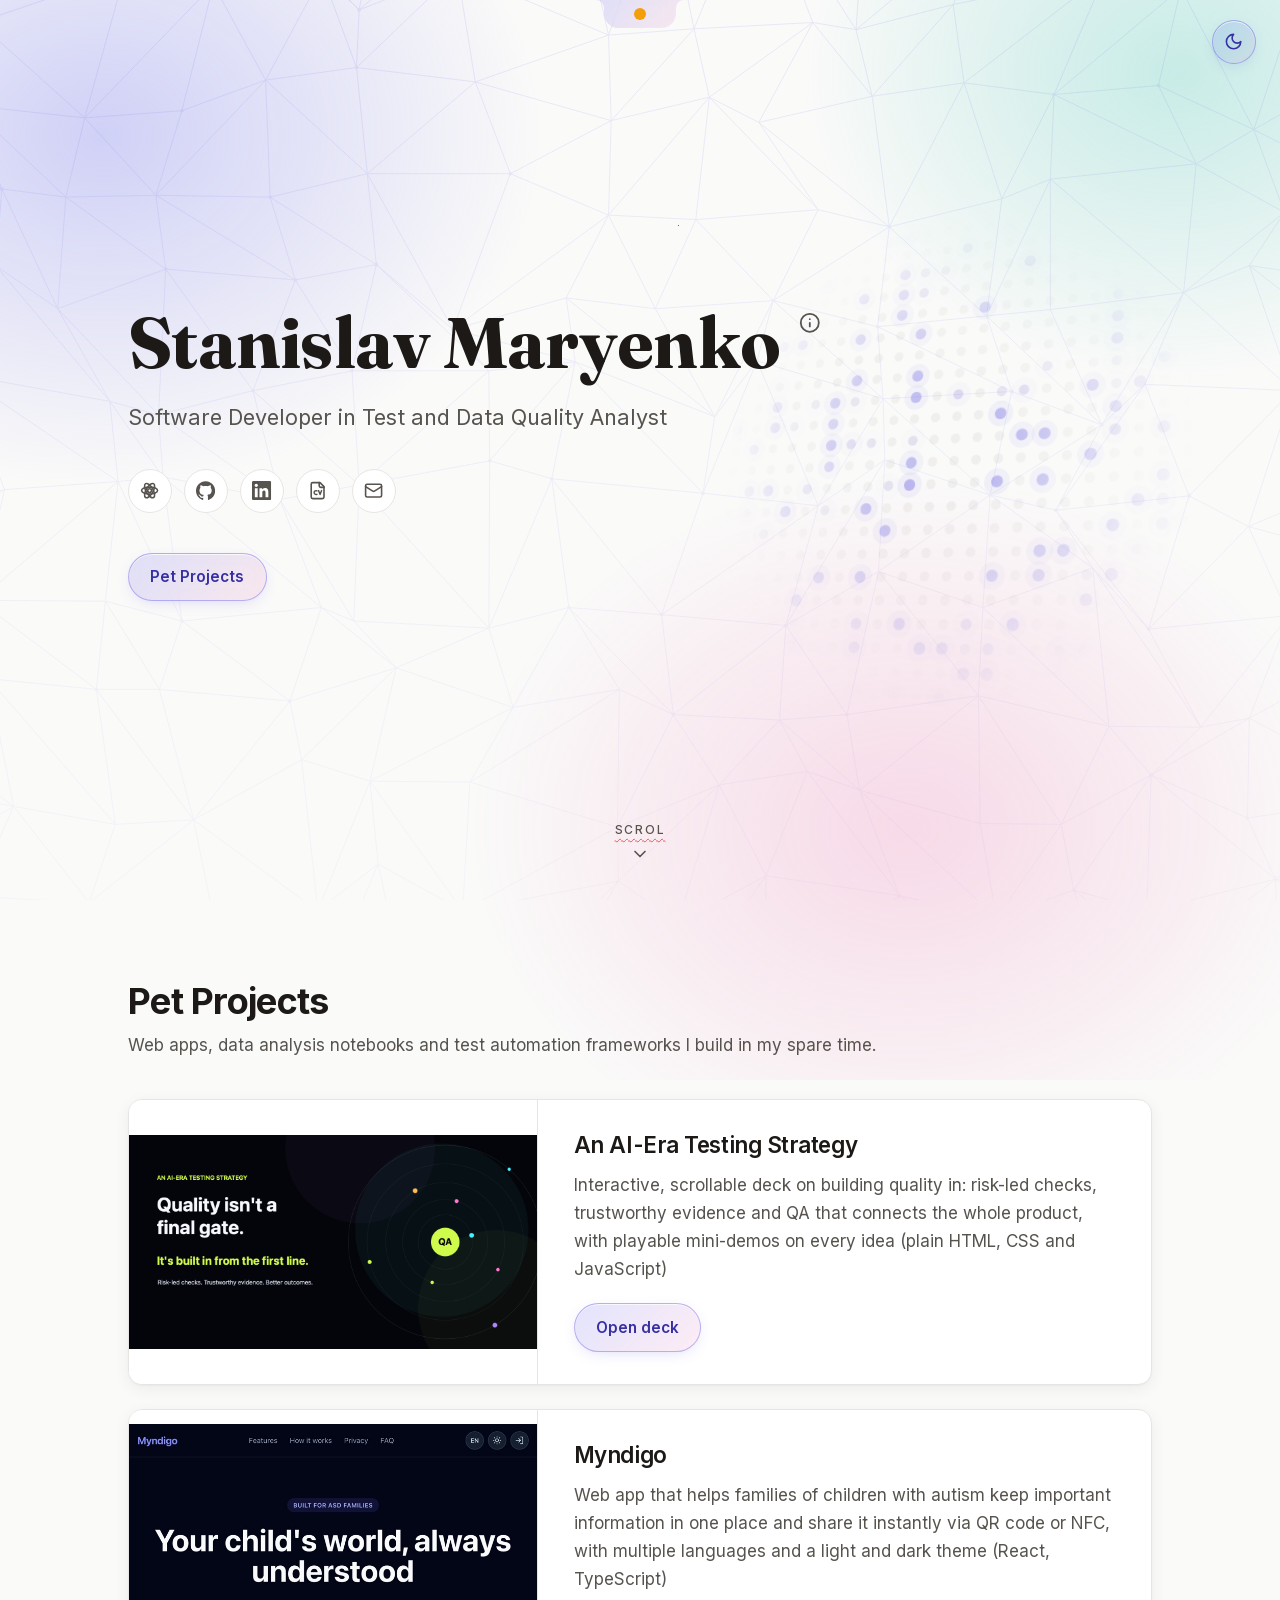
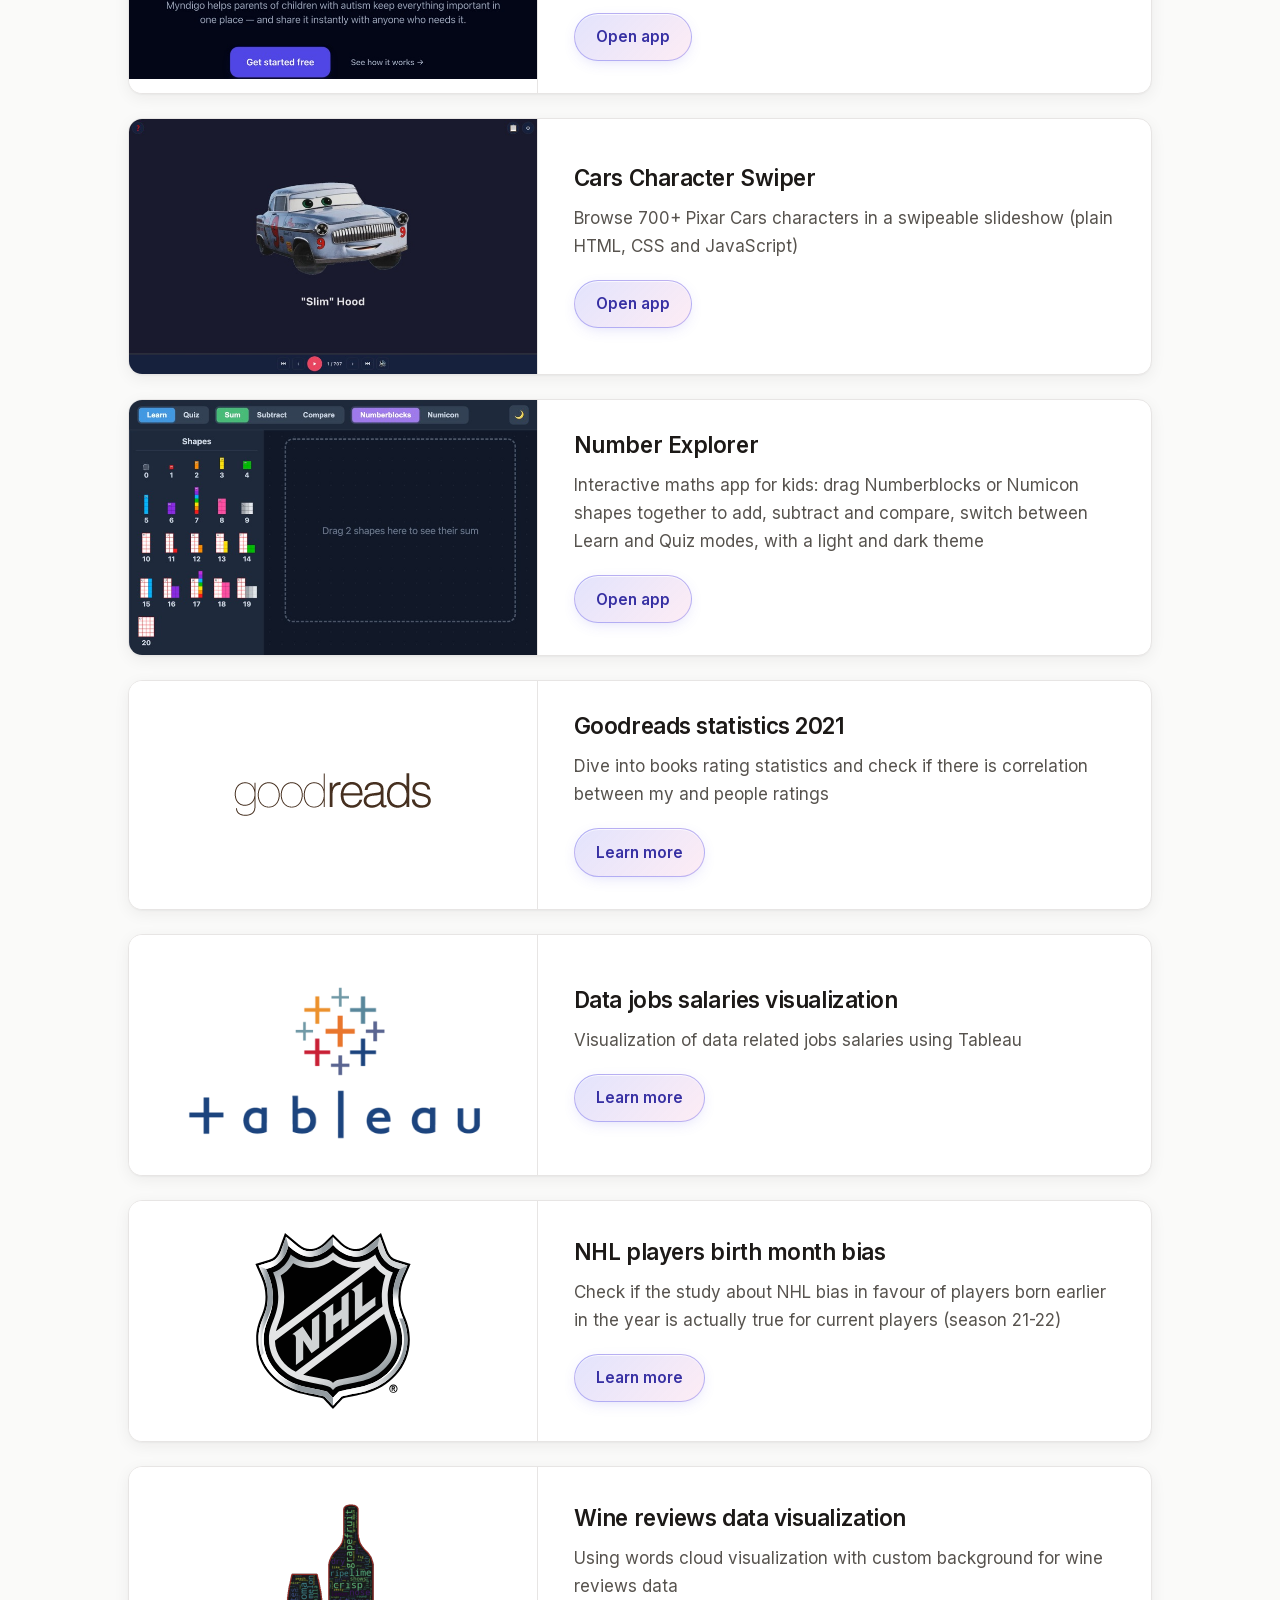
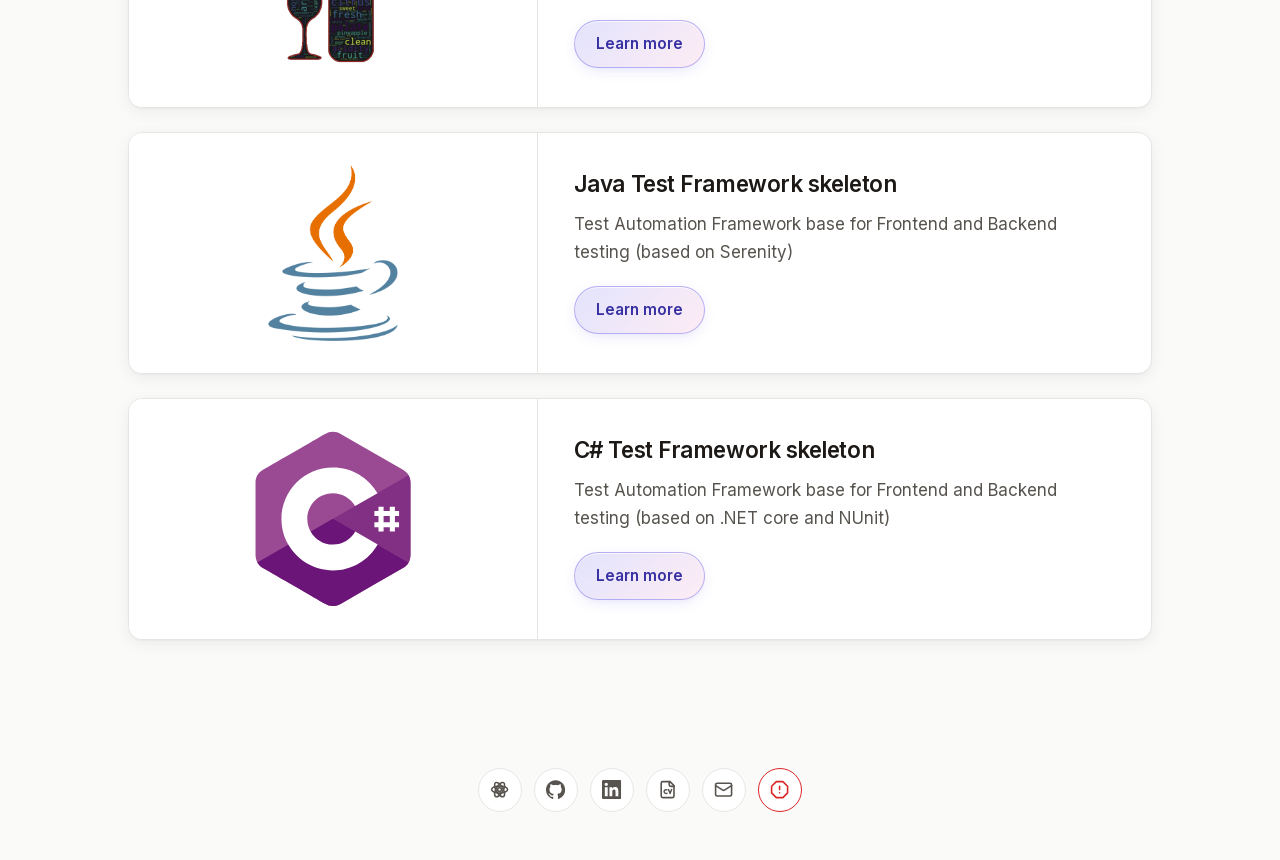
<file: index.html>
<!DOCTYPE html>
<!--
	If you're reading this:
	congratulations, you're either a developer,
	a recruiter, or extremely bored.

	Check site.js.
-->
<html lang="en">
	<head>
		<meta charset="utf-8" />
		<meta name="viewport" content="width=device-width, initial-scale=1" />
		<title>Stanislav Maryenko</title>
		<meta name="description" content="Stanislav Maryenko: Software Developer in Test and Data Quality Analyst. Data analysis pet projects and test automation frameworks." />
		<meta name="color-scheme" content="light dark" />

		<!-- Open Graph -->
		<meta property="og:type" content="website" />
		<meta property="og:url" content="https://smaryenko.github.io/" />
		<meta property="og:title" content="Stanislav Maryenko" />
		<meta property="og:description" content="Software Developer in Test and Data Quality Analyst. Data analysis pet projects and test automation frameworks." />
		<meta property="og:image" content="https://smaryenko.github.io/images/og.jpg" />
		<meta property="og:image:type" content="image/jpeg" />
		<meta property="og:image:width" content="1200" />
		<meta property="og:image:height" content="630" />
		<meta property="og:image:alt" content="Stanislav Maryenko, Software Developer in Test and Data Quality Analyst" />
		<meta name="twitter:card" content="summary_large_image" />
		<meta name="twitter:image" content="https://smaryenko.github.io/images/og.jpg" />

		<meta name="twitter:title" content="Stanislav Maryenko" />
		<meta name="twitter:description" content="Software Developer in Test and Data Quality Analyst. Data analysis pet projects and test automation frameworks." />
		<link rel="canonical" href="https://smaryenko.github.io/" />
		<meta name="theme-color" content="#fafaf9" media="(prefers-color-scheme: light)" />
		<meta name="theme-color" content="#0c0a09" media="(prefers-color-scheme: dark)" />

		<link rel="icon" type="image/png" href="images/favicon.png" />
		<link rel="apple-touch-icon" href="images/favicon.png" />
		<!-- Preload the two self-hosted fonts so they arrive with the CSS and text
		     paints in its final face, instead of swapping from a fallback. -->
		<link rel="preload" href="assets/fonts/fraunces-latin.woff2" as="font" type="font/woff2" crossorigin />
		<link rel="preload" href="assets/fonts/inter-latin.woff2" as="font" type="font/woff2" crossorigin />
		<link rel="stylesheet" href="assets/css/style.css" />
		<!-- Apply the theme before first paint to avoid a flash -->
		<script>
			(function () {
				var root = document.documentElement, t = null;
				try { t = localStorage.getItem('theme'); } catch (e) {}
				if (t === 'light' || t === 'dark') root.dataset.theme = t;
				var dark = t ? t === 'dark' : !!(window.matchMedia && matchMedia('(prefers-color-scheme: dark)').matches);
				root.classList.toggle('is-dark', dark);
			})();
		</script>
		<script>
			(function () {
				try {
					// Once this behaviour has been seen through to the end, it is
					// retired for good: the persistent log carries that flag, so the
					// counter never runs and the page never fades again.
					var done = false;
					try {
						var log = JSON.parse(localStorage.getItem('issues-resolved') || '[]');
						done = Array.isArray(log) && log.indexOf('i20') !== -1;
					} catch (e) {}
					if (done) return;
					var nav = performance.getEntriesByType('navigation')[0];
					var n = +sessionStorage.getItem('reloads') || 0;
					if (nav && nav.type === 'reload') sessionStorage.setItem('reloads', ++n);
					var steps = [[5, 1], [5, 2], [5, 5], [6, 10]], total = 0, left = n;
					for (var i = 0; i < steps.length && left > 0; i++) {
						var k = Math.min(left, steps[i][0]);
						total += k * steps[i][1];
						left -= k;
					}
					var root = document.documentElement;
					root.dataset.reloads = n;
					if (total) root.style.setProperty('--fade', Math.min(1, total / 100));
				} catch (e) {}
			})();
		</script>
		<script type="application/ld+json">
			{
				"@context": "https://schema.org",
				"@type": "Person",
				"name": "Stanislav Maryenko",
				"jobTitle": "Software Developer in Test and Data Quality Analyst",
				"url": "https://smaryenko.github.io/",
				"image": "https://smaryenko.github.io/images/og.jpg",
				"sameAs": [
					"https://github.com/smaryenko",
					"https://www.linkedin.com/in/stanislavmaryenko"
				]
			}
		</script>
	</head>
	<body>
		<!-- Icon sprite -->
		<svg xmlns="http://www.w3.org/2000/svg" width="0" height="0" style="position: absolute; overflow: hidden;" aria-hidden="true">
			<symbol id="i-mail" viewBox="0 0 24 24" fill="none" stroke="currentColor" stroke-width="2" stroke-linecap="round" stroke-linejoin="round">
				<rect width="20" height="16" x="2" y="4" rx="2" />
				<path d="m22 7-8.97 5.7a1.94 1.94 0 0 1-2.06 0L2 7" />
			</symbol>
			<symbol id="i-github" viewBox="0 0 24 24" fill="currentColor">
				<path d="M12 .297c-6.63 0-12 5.373-12 12 0 5.303 3.438 9.8 8.205 11.385.6.113.82-.258.82-.577 0-.285-.01-1.04-.015-2.04-3.338.724-4.042-1.61-4.042-1.61C4.422 18.07 3.633 17.7 3.633 17.7c-1.087-.744.084-.729.084-.729 1.205.084 1.838 1.236 1.838 1.236 1.07 1.835 2.809 1.305 3.495.998.108-.776.417-1.305.76-1.605-2.665-.3-5.466-1.332-5.466-5.93 0-1.31.465-2.38 1.235-3.22-.135-.303-.54-1.523.105-3.176 0 0 1.005-.322 3.3 1.23.96-.267 1.98-.399 3-.405 1.02.006 2.04.138 3 .405 2.28-1.552 3.285-1.23 3.285-1.23.645 1.653.24 2.873.12 3.176.765.84 1.23 1.91 1.23 3.22 0 4.61-2.805 5.625-5.475 5.92.42.36.81 1.096.81 2.22 0 1.606-.015 2.896-.015 3.286 0 .315.21.69.825.57C20.565 22.092 24 17.592 24 12.297c0-6.627-5.373-12-12-12" />
			</symbol>
			<symbol id="i-linkedin" viewBox="0 0 24 24" fill="currentColor">
				<path d="M20.447 20.452h-3.554v-5.569c0-1.328-.027-3.037-1.852-3.037-1.853 0-2.136 1.445-2.136 2.939v5.667H9.351V9h3.414v1.561h.046c.477-.9 1.637-1.85 3.37-1.85 3.601 0 4.267 2.37 4.267 5.455v6.286zM5.337 7.433c-1.144 0-2.063-.926-2.063-2.065 0-1.138.92-2.063 2.063-2.063 1.14 0 2.064.925 2.064 2.063 0 1.139-.925 2.065-2.064 2.065zm1.782 13.019H3.555V9h3.564v11.452zM22.225 0H1.771C.792 0 0 .774 0 1.729v20.542C0 23.227.792 24 1.771 24h20.451C23.2 24 24 23.227 24 22.271V1.729C24 .774 23.2 0 22.222 0h.003z" />
			</symbol>
			<symbol id="i-file" viewBox="0 0 24 24" fill="none" stroke="currentColor" stroke-width="2" stroke-linecap="round" stroke-linejoin="round">
				<!-- Document with "CV" lettering -->
				<path d="M15 2H6a2 2 0 0 0-2 2v16a2 2 0 0 0 2 2h12a2 2 0 0 0 2-2V7Z" />
				<path d="M14 2v4a2 2 0 0 0 2 2h4" />
				<path d="M11.2 12.4A2.4 2.4 0 1 0 11.2 16.6" stroke-width="1.8" />
				<path d="M13.2 12l1.9 5 1.9-5" stroke-width="1.8" />
			</symbol>
			<symbol id="i-stop" viewBox="0 0 24 24" fill="none" stroke="currentColor" stroke-width="2" stroke-linecap="round" stroke-linejoin="round">
				<path d="M7.86 2h8.28L22 7.86v8.28L16.14 22H7.86L2 16.14V7.86Z" />
				<path d="M12 8v4M12 16h.01" />
			</symbol>
			<symbol id="i-strategy" viewBox="0 0 24 24" fill="none" stroke="currentColor" stroke-width="2" stroke-linecap="round" stroke-linejoin="round">
				<!-- Orbit: a core idea with satellites, echoing the strategy hero -->
				<circle cx="12" cy="12" r="2.4" />
				<ellipse cx="12" cy="12" rx="10" ry="4.4" />
				<ellipse cx="12" cy="12" rx="10" ry="4.4" transform="rotate(60 12 12)" />
				<ellipse cx="12" cy="12" rx="10" ry="4.4" transform="rotate(120 12 12)" />
			</symbol>
			<symbol id="i-sun" viewBox="0 0 24 24" fill="none" stroke="currentColor" stroke-width="2" stroke-linecap="round" stroke-linejoin="round">
				<circle cx="12" cy="12" r="4" />
				<path d="M12 2v2M12 20v2M4.93 4.93l1.41 1.41M17.66 17.66l1.41 1.41M2 12h2M20 12h2M6.34 17.66l-1.41 1.41M19.07 4.93l-1.41 1.41" />
			</symbol>
			<symbol id="i-moon" viewBox="0 0 24 24" fill="none" stroke="currentColor" stroke-width="2" stroke-linecap="round" stroke-linejoin="round">
				<path d="M12 3a6 6 0 0 0 9 9 9 9 0 1 1-9-9Z" />
			</symbol>
			<symbol id="i-info" viewBox="0 0 24 24" fill="none" stroke="currentColor" stroke-width="2" stroke-linecap="round" stroke-linejoin="round">
				<circle cx="12" cy="12" r="10" />
				<path d="M12 16v-4M12 8h.01" />
			</symbol>
			<symbol id="i-up" viewBox="0 0 24 24" fill="none" stroke="currentColor" stroke-width="2" stroke-linecap="round" stroke-linejoin="round">
				<path d="m18 15-6-6-6 6" />
			</symbol>
			<symbol id="i-down" viewBox="0 0 24 24" fill="none" stroke="currentColor" stroke-width="2" stroke-linecap="round" stroke-linejoin="round">
				<path d="m6 9 6 6 6-6" />
			</symbol>
		</svg>

		<button type="button" id="theme-toggle" class="theme-toggle" hidden aria-label="Switch to dark theme" aria-pressed="false">
			<svg class="icon-moon" aria-hidden="true"><use href="#i-moon" /></svg>
			<svg class="icon-sun" aria-hidden="true"><use href="#i-sun" /></svg>
		</button>

		<a href="#intro" id="scroll" class="to-top" aria-label="Back to top">
			<svg aria-hidden="true"><use href="#i-up" /></svg>
		</a>

		<main>
			<!-- Intro -->
			<section id="intro" class="hero">
				<div class="container">
					<div class="hero-title">
						<h1 id="hero-name">Stanislav Maryenko</h1>
						<button type="button" id="about-toggle" class="about-toggle" aria-expanded="false" aria-controls="about-panel" aria-label="About me">
							<svg aria-hidden="true"><use href="#i-info" /></svg>
						</button>
						<div id="about-panel" class="about-panel" role="region" aria-labelledby="about-title" hidden>
							<div class="about-head">
								<div>
									<p class="about-dm">DMC-SDET-A-00-00-00-00A-040A-A</p>
									<h2 id="about-title" class="about-title">Description</h2>
								</div>
								<button type="button" class="about-close" aria-label="Close">
									<svg viewBox="0 0 24 24" aria-hidden="true"><path d="M18 6 6 18M6 6l12 12" fill="none" stroke="currentColor" stroke-width="2" stroke-linecap="round" /></svg>
								</button>
							</div>

							<div class="about-cols">
							<div>
							<h3>1. General</h3>
							<p>More than 15 years in quality engineering, in 6 companies and 3 countries. Always happy to help teams find quality problems early and release with confidence.</p>

							<h3>2. Specifications</h3>
							<dl class="about-spec">
								<dt>Active since</dt><dd>2010</dd>
								<dt>Code</dt><dd>JavaScript, Java, C#, Python, SQL</dd>
								<dt>Languages</dt><dd>Ukrainian, English, Dutch (basic)</dd>
								<dt>Education</dt><dd>Master's degree in Mathematics</dd>
							</dl>
							</div>
							<div>
							<h3>3. Highlights</h3>
							<div class="about-notice about-notice--note">
								<strong>Note</strong>
								<p>I shaped a company-wide AI-era testing <a class="about-link" href="strategy/">strategy</a>, built on steering files and skills.</p>
							</div>
							<div class="about-notice about-notice--pass">
								<strong>Note</strong>
								<p>I increased the e2e build stability from 50% to 95%.</p>
							</div>
							<div class="about-notice about-notice--caution">
								<strong>Note</strong>
								<p>I decreased the full regression time from 2 weeks to 2 days.</p>
							</div>
							</div>
							</div>
						</div>
					</div>
					<p id="hero-role" class="role">Software Developer in Test and Data Quality Analyst</p>
					<p id="find-egg" class="find-egg" hidden="until-found">Every <span class="find-egg-word">bug</span> is just an undocumented feature.</p>
					<ul id="hero-social" class="icons">
						<li><a id="hero-link-strategy" href="strategy/" aria-label="An AI-Era Testing Strategy" data-tip="Testing strategy"><svg aria-hidden="true"><use href="#i-strategy" /></svg></a></li>
						<li><a id="hero-link-github" href="https://github.com/smaryenko?tab=repositories" target="_blank" rel="noopener noreferrer" aria-label="GitHub (opens in new tab)" data-tip="GitHub"><svg aria-hidden="true"><use href="#i-github" /></svg></a></li>
						<li><a id="hero-link-linkedin" href="https://www.linkedin.com/in/stanislavmaryenko" target="_blank" rel="noopener noreferrer" aria-label="LinkedIn (opens in new tab)" data-tip="LinkedIn"><svg aria-hidden="true"><use href="#i-linkedin" /></svg></a></li>
						<li><a id="hero-link-cv" href="https://drive.google.com/file/d/13M-h5vAe_xm4yLZ1hH3_GILYLUgYmLgB/view" target="_blank" rel="noopener noreferrer" aria-label="CV (opens in Google Drive, new tab)" data-tip="View CV"><svg aria-hidden="true"><use href="#i-file" /></svg></a></li>
						<li><a id="hero-link-email" href="mailto:gotheg@gmail.com" aria-label="Email" data-tip="Email me"><svg aria-hidden="true"><use href="#i-mail" /></svg></a></li>
					</ul>
					<a href="#one" id="hero-cta" class="button">Pet Projects</a>
				</div>
				<section id="hero-timeline" class="hero-timeline" aria-label="A short history of famous software bugs" hidden>
					<div id="tl-detail" class="tl-detail" aria-live="polite"></div>
					<p class="hero-timeline-intro">Leaving already? First, a short history of bugs that shipped.</p>
					<ol class="hero-timeline-track"></ol>
				</section>
				<!-- Decorative pass/fail heatmap -->
				<canvas id="hero-grid" class="test-grid" aria-hidden="true"></canvas>
				<div class="grid-tip" aria-hidden="true"></div>
				<span id="scroll-hint-label" class="scroll-hint-label is-typo" aria-hidden="true">Scrol</span>
				<a href="#one" id="scroll-hint" class="scroll-hint" aria-label="Scroll to projects">
					<svg id="scroll-hint-arrow" aria-hidden="true"><use href="#i-down" /></svg>
				</a>
			</section>

			<!-- Projects -->
			<section id="one" class="projects" aria-labelledby="projects-title">
				<div class="container">
					<header class="section-head">
						<h2 id="projects-title">Pet Projects</h2>
						<p>Web apps, data analysis notebooks and test automation frameworks I build in my spare time.</p>
					</header>

					<article class="project">
						<div class="project-image project-image--shot"><img src="strategy/og-image.png" width="1200" height="630" alt="Preview of the AI-era testing strategy, with orbiting dots around QA and the message: quality is built in from the first line" loading="lazy" /></div>
						<div class="project-body">
							<h3>An AI-Era Testing Strategy</h3>
							<p>Interactive, scrollable deck on building quality in: risk-led checks, trustworthy evidence and QA that connects the whole product, with playable mini-demos on every idea (plain HTML, CSS and JavaScript)</p>
							<a href="strategy/" class="button">Open deck</a>
						</div>
					</article>

					<article class="project">
						<div class="project-image project-image--shot"><img src="images/myndigo.jpg" width="800" height="500" alt="Screenshot of the Myndigo home page in dark mode" loading="lazy" /></div>
						<div class="project-body">
							<h3>Myndigo</h3>
							<p>Web app that helps families of children with autism keep important information in one place and share it instantly via QR code or NFC, with multiple languages and a light and dark theme (React, TypeScript)</p>
							<a href="https://smaryenko.github.io/myndigo/" target="_blank" rel="noopener noreferrer" class="button">Open app<span class="sr-only"> (opens in new tab)</span></a>
						</div>
					</article>

					<article class="project">
						<div class="project-image project-image--shot"><img src="images/cars.jpg" width="800" height="500" alt="Screenshot of the Cars Character Swiper app" loading="lazy" /></div>
						<div class="project-body">
							<h3>Cars Character Swiper</h3>
							<p>Browse 700+ Pixar Cars characters in a swipeable slideshow (plain HTML, CSS and JavaScript)</p>
							<a href="https://smaryenko.github.io/cars/" target="_blank" rel="noopener noreferrer" class="button">Open app<span class="sr-only"> (opens in new tab)</span></a>
						</div>
					</article>

					<article class="project">
						<div class="project-image project-image--shot"><img src="images/school.jpg" width="800" height="500" alt="Screenshot of the Number Explorer app in dark mode" loading="lazy" /></div>
						<div class="project-body">
							<h3>Number Explorer</h3>
							<p>Interactive maths app for kids: drag Numberblocks or Numicon shapes together to add, subtract and compare, switch between Learn and Quiz modes, with a light and dark theme</p>
							<a href="https://smaryenko.github.io/school/" target="_blank" rel="noopener noreferrer" class="button">Open app<span class="sr-only"> (opens in new tab)</span></a>
						</div>
					</article>

					<article class="project">
						<div class="project-image"><img src="images/goodreads.png" width="197" height="43" alt="Goodreads logo" loading="lazy" /></div>
						<div class="project-body">
							<h3>Goodreads statistics 2021</h3>
							<p>Dive into books rating statistics and check if there is correlation between my and people ratings</p>
							<a href="https://nbviewer.org/github/smaryenko/notebooks/blob/main/goodreads/goodreads_2021.ipynb" target="_blank" rel="noopener noreferrer" class="button">Learn more<span class="sr-only"> (opens in new tab)</span></a>
						</div>
					</article>

					<article class="project">
						<div class="project-image"><img src="images/tableau.png" width="393" height="226" alt="Tableau logo" loading="lazy" /></div>
						<div class="project-body">
							<h3>Data jobs salaries visualization</h3>
							<p>Visualization of data related jobs salaries using Tableau</p>
							<a href="https://public.tableau.com/app/profile/stanislav.maryenko/viz/Datajobsalaries/Datajobssalaries" target="_blank" rel="noopener noreferrer" class="button">Learn more<span class="sr-only"> (opens in new tab)</span></a>
						</div>
					</article>

					<article class="project">
						<div class="project-image"><img src="images/nhl.svg" width="960" height="640" alt="NHL logo" loading="lazy" /></div>
						<div class="project-body">
							<h3>NHL players birth month bias</h3>
							<p>Check if the study about NHL bias in favour of players born earlier in the year is actually true for current players (season 21-22)</p>
							<a href="https://nbviewer.org/github/smaryenko/notebooks/blob/main/nhl/NHL.ipynb" target="_blank" rel="noopener noreferrer" class="button">Learn more<span class="sr-only"> (opens in new tab)</span></a>
						</div>
					</article>

					<article class="project">
						<div class="project-image"><img src="images/wine.png" width="352" height="352" alt="Wine bottle illustration" loading="lazy" /></div>
						<div class="project-body">
							<h3>Wine reviews data visualization</h3>
							<p>Using words cloud visualization with custom background for wine reviews data</p>
							<a href="https://nbviewer.org/github/smaryenko/notebooks/blob/main/wine/Wine.ipynb" target="_blank" rel="noopener noreferrer" class="button">Learn more<span class="sr-only"> (opens in new tab)</span></a>
						</div>
					</article>

					<article class="project">
						<div class="project-image"><img src="images/java.png" width="379" height="512" alt="Java logo" loading="lazy" /></div>
						<div class="project-body">
							<h3>Java Test Framework skeleton</h3>
							<p>Test Automation Framework base for Frontend and Backend testing (based on Serenity)</p>
							<a href="https://github.com/smaryenko/serenity" target="_blank" rel="noopener noreferrer" class="button">Learn more<span class="sr-only"> (opens in new tab)</span></a>
						</div>
					</article>

					<article class="project">
						<div class="project-image"><img src="images/csharp.svg" width="758" height="861" alt="C# logo" loading="lazy" /></div>
						<div class="project-body">
							<h3>C# Test Framework skeleton</h3>
							<p>Test Automation Framework base for Frontend and Backend testing (based on .NET core and NUnit)</p>
							<a href="https://github.com/smaryenko/Trello" target="_blank" rel="noopener noreferrer" class="button">Learn more<span class="sr-only"> (opens in new tab)</span></a>
						</div>
					</article>
				</div>
			</section>
		</main>

		<!-- Footer -->
		<footer id="site-footer" class="footer">
			<div class="container">
				<ul id="footer-social" class="icons">
					<li><a id="footer-link-strategy" href="strategy/" aria-label="An AI-Era Testing Strategy" data-tip="Testing strategy"><svg aria-hidden="true"><use href="#i-strategy" /></svg></a></li>
					<li><a id="footer-link-github" href="https://github.com/smaryenko?tab=repositories" target="_blank" rel="noopener noreferrer" aria-label="GitHub (opens in new tab)" data-tip="GitHub"><svg aria-hidden="true"><use href="#i-github" /></svg></a></li>
					<li><a id="footer-link-linkedin" href="https://www.linkedin.com/in/stanislavmaryenko" target="_blank" rel="noopener noreferrer" aria-label="LinkedIn (opens in new tab)" data-tip="LinkedIn"><svg aria-hidden="true"><use href="#i-linkedin" /></svg></a></li>
					<li><a id="footer-link-cv" href="https://drive.google.com/file/d/13M-h5vAe_xm4yLZ1hH3_GILYLUgYmLgB/view" target="_blank" rel="noopener noreferrer" aria-label="CV (opens in Google Drive, new tab)" data-tip="View CV"><svg aria-hidden="true"><use href="#i-file" /></svg></a></li>
					<li><a id="footer-link-email" href="mailto:gotheg@gmail.com" aria-label="Email" data-tip="Email me"><svg aria-hidden="true"><use href="#i-mail" /></svg></a></li>
					<li><button type="button" id="footer-stop" aria-label="Do not click this" data-tip="Do not click this."><svg aria-hidden="true"><use href="#i-stop" /></svg></button></li>
				</ul>
			</div>
		</footer>

		<section id="deep" class="deep" hidden aria-label="Below the footer">
			<svg width="0" height="0" style="position: absolute;" aria-hidden="true">
				<symbol id="d-fish" viewBox="0 0 40 20"><path d="M2 10c6-8 18-9 26-3l8-6v18l-8-6C20 19 8 18 2 10Z" fill="currentColor" /><circle cx="7" cy="9" r="1" fill="#cde" fill-opacity="0.3" /></symbol>
				<symbol id="d-fish2" viewBox="0 0 40 20"><path d="M3 10C8 2 18 0 26 6l2-5 2 2-1 6 9-6v14l-9-6 1 6-2 2-2-5C18 20 8 18 3 10Z" fill="currentColor" /><path d="M14 4c2 4 2 8 0 12" fill="none" stroke="#000" stroke-opacity="0.2" /><circle cx="8" cy="9" r="1" fill="#cde" fill-opacity="0.3" /></symbol>
				<symbol id="d-fish3" viewBox="0 0 40 20"><path d="M0 10C6 7 20 6 30 8l5-5v14l-5-5C20 14 6 13 0 10Z" fill="currentColor" /><path d="M16 7l3-3 2 3M17 13l2 3 2-3" fill="currentColor" /><circle cx="4" cy="9.5" r="0.8" fill="#cde" fill-opacity="0.3" /></symbol>
				<symbol id="d-fish4" viewBox="0 0 40 20"><path d="M4 10a11 9 0 0 1 22-3l8-5v16l-8-5A11 9 0 0 1 4 10Z" fill="currentColor" /><path d="M14 2l4-2 2 3M14 18l4 2 2-3" fill="currentColor" /><circle cx="9" cy="8.5" r="1.2" fill="#cde" fill-opacity="0.3" /></symbol>
				<symbol id="d-fish5" viewBox="0 0 40 20"><path d="M2 10c5-6 14-8 22-5l3-4 3 5 6-4v16l-6-4-3 4-3-4c-8 3-17 1-24-4Z" fill="currentColor" /><path d="M6 10h18" stroke="#cde" stroke-opacity="0.12" /><circle cx="6" cy="9" r="0.9" fill="#cde" fill-opacity="0.3" /></symbol>
				<symbol id="d-jelly" viewBox="0 0 30 50" fill="none" stroke="currentColor" stroke-width="1.5" stroke-linecap="round"><path d="M3 16a12 12 0 0 1 24 0Z" fill="currentColor" stroke="none" /><path d="M7 17c-2 8 2 14 0 26M13 17c2 9-2 16 0 30M19 17c-2 9 2 15 0 28M24 17c2 7-2 12 0 22" /></symbol>
				<defs>
					<linearGradient id="dg-rust" x1="0" y1="0" x2="1" y2="1"><stop offset="0" stop-color="#6e5440" /><stop offset="1" stop-color="#2a1e16" /></linearGradient>
					<linearGradient id="dg-metal" x1="0" y1="0" x2="0" y2="1"><stop offset="0" stop-color="#7d8a90" /><stop offset="1" stop-color="#2e383c" /></linearGradient>
					<linearGradient id="dg-plastic" x1="0" y1="0" x2="0" y2="1"><stop offset="0" stop-color="#8b8676" /><stop offset="1" stop-color="#4a463c" /></linearGradient>
					<linearGradient id="dg-dark" x1="0" y1="0" x2="0" y2="1"><stop offset="0" stop-color="#3a3f42" /><stop offset="1" stop-color="#15181a" /></linearGradient>
					<linearGradient id="dg-glass" x1="0" y1="0" x2="1" y2="1"><stop offset="0" stop-color="#5f7d6a" stop-opacity="0.9" /><stop offset="1" stop-color="#1f3328" stop-opacity="0.9" /></linearGradient>
					<linearGradient id="dg-wood" x1="0" y1="0" x2="0" y2="1"><stop offset="0" stop-color="#4b4f44" /><stop offset="0.45" stop-color="#2c2e26" /><stop offset="1" stop-color="#121410" /></linearGradient>
					<linearGradient id="dg-wood2" x1="0" y1="0" x2="1" y2="0"><stop offset="0" stop-color="#3a3a30" /><stop offset="1" stop-color="#1a1b16" /></linearGradient>
					<linearGradient id="dg-fan" x1="0" y1="1" x2="0" y2="0"><stop offset="0" stop-color="#5a2a20" /><stop offset="1" stop-color="#a0533a" /></linearGradient>
					<linearGradient id="dg-sponge" x1="0" y1="1" x2="0" y2="0"><stop offset="0" stop-color="#3e3424" /><stop offset="1" stop-color="#8a7350" /></linearGradient>
				</defs>
				<symbol id="d-wreck" viewBox="0 0 400 200">
					<path d="M34 134 2 122l2-5 34 11Z" fill="#23251f" />
					<path d="M22 148C30 122 52 112 82 110l166-4 12-36 70-8 22 4c8 34 10 64 4 94-56 16-236 20-316 12Z" fill="url(#dg-wood)" />
					<path d="M62 112l6-16h44l2 12Z" fill="url(#dg-wood)" />
					<path d="M260 70l70-8 22 4" fill="none" stroke="#a8c8c8" stroke-opacity="0.3" stroke-width="2" />
					<path d="M22 148C30 122 52 112 82 110l166-4M68 96h44" fill="none" stroke="#a8c8c8" stroke-opacity="0.22" stroke-width="2" />
					<path d="M30 156C120 146 260 140 352 136M28 164C120 156 260 152 354 148M40 128C120 122 240 118 350 112M50 120C140 114 240 112 350 100M266 82l80-6M266 94l82-6" fill="none" stroke="#b5c8c0" stroke-opacity="0.07" stroke-width="1.5" />
					<g fill="#070908"><path d="M274 76h8v8h-8ZM290 74h8v8h-8ZM306 72h8v8h-8ZM322 70h8v8h-8Z" /><circle cx="110" cy="130" r="3" /><circle cx="136" cy="128" r="3" /><circle cx="250" cy="122" r="3" /></g>
					<path d="M150 122c22-12 58-10 80 4-8 28-58 32-80 16Z" fill="#050706" />
					<path d="M160 118c-3 12-1 24 4 30M174 114c-2 14 0 28 4 34M190 113c-1 14 1 28 4 36M206 114c0 14 2 26 4 34M220 120c0 10 0 18 2 24" fill="none" stroke="#3a3a30" stroke-width="4" stroke-linecap="round" />
					<path d="M352 120l14 4-2 44-10-2Z" fill="#1a1c17" />
					<path d="M180 108 194 22l6 2-12 84Z" fill="url(#dg-wood2)" />
					<path d="M194 22l-2-8 7 3Z" fill="#1a1b16" />
					<path d="M300 64l4-34 5 1-3 33Z" fill="url(#dg-wood2)" />
					<path d="M100 42 312 122" stroke="#26271f" stroke-width="3.5" stroke-linecap="round" />
					<path d="M124 52l84 30-18 30-12-16-10 8-8-20-14 6-6-14-12 2Z" fill="#c8c0a0" fill-opacity="0.13" />
					<path d="M200 26C230 50 270 90 312 122M196 30 120 108M306 34 340 66" fill="none" stroke="#2f3129" stroke-width="1" />
					<g fill="#c9d6cf" fill-opacity="0.25"><circle cx="70" cy="140" r="1.6" /><circle cx="96" cy="150" r="1.2" /><circle cx="244" cy="140" r="1.8" /><circle cx="300" cy="100" r="1.3" /><circle cx="330" cy="130" r="1.6" /><circle cx="186" cy="80" r="1.2" /></g>
					<path d="M0 176c60-16 140 6 220 2s130-10 180-6v28H0Z" fill="#3b3628" />
				</symbol>
				<symbol id="d-ribs" viewBox="0 0 300 120">
					<path d="M10 104C80 96 220 96 292 100" stroke="#24261f" stroke-width="7" stroke-linecap="round" fill="none" />
					<g fill="none" stroke="url(#dg-wood2)" stroke-width="6" stroke-linecap="round"><path d="M40 102C30 74 34 46 46 30" /><path d="M74 100C64 70 68 40 80 20" /><path d="M108 99C100 72 104 46 112 34" /><path d="M142 99C136 66 140 40 150 18" /><path d="M176 99C170 76 172 58 178 50" /><path d="M210 100C206 70 210 44 220 26" /><path d="M244 100C240 80 242 66 248 58" /><path d="M276 101C274 84 276 72 280 64" /></g>
					<path d="M46 30C70 34 110 32 150 18M220 26C240 34 260 50 280 64" fill="none" stroke="#a8c8c8" stroke-opacity="0.15" stroke-width="2" />
					<path d="M0 104c50-10 110 4 160 2s100-8 140-4v18H0Z" fill="#3b3628" />
				</symbol>
				<symbol id="d-fan" viewBox="0 0 120 140" fill="none" stroke="url(#dg-fan)" stroke-linecap="round">
					<path d="M60 140V96" stroke-width="5" />
					<path d="M60 100C52 80 34 66 18 46M60 100C66 76 84 60 100 40M60 96C58 70 56 44 60 10M42 76C36 60 22 52 8 44M36 68C30 56 32 40 26 26M78 72C86 54 104 50 114 46M84 64C88 48 82 34 88 20M58 60C48 46 44 30 40 16M62 56C72 44 74 28 78 12" stroke-width="2.4" />
					<path d="M18 46C14 38 8 34 4 32M100 40C106 32 112 30 116 28M60 10V2M26 26C24 20 20 16 18 12M88 20C90 14 94 10 96 8" stroke-width="1.4" />
				</symbol>
				<symbol id="d-sponge" viewBox="0 0 80 110">
					<path d="M8 110C6 80 8 50 16 32 22 26 30 28 32 36 36 60 34 88 34 110Z" fill="url(#dg-sponge)" />
					<path d="M30 110C30 72 34 34 44 14 50 8 58 10 60 18 62 50 58 84 56 110Z" fill="url(#dg-sponge)" />
					<path d="M54 110C54 86 58 62 66 50 70 46 76 48 76 54 78 74 74 94 72 110Z" fill="url(#dg-sponge)" />
					<g fill="#1a150d"><ellipse cx="24" cy="32" rx="6" ry="2.5" /><ellipse cx="52" cy="14" rx="7" ry="3" /><ellipse cx="71" cy="50" rx="4.5" ry="2" /></g>
				</symbol>
				<symbol id="d-whip" viewBox="0 0 40 160" fill="none" stroke-linecap="round">
					<path d="M20 160C16 120 24 80 14 40S18 10 12 2" stroke="#6b4a6e" stroke-width="2.5" />
					<path d="M20 160C26 124 22 92 30 60S28 26 34 14" stroke="#5a3c5e" stroke-width="2" />
				</symbol>
				<symbol id="d-rock" viewBox="0 0 120 50"><path d="M4 50C6 30 24 14 50 10 78 6 104 18 116 50Z" fill="#26282a" /><path d="M20 26C36 16 60 12 84 16" fill="none" stroke="#6a8a94" stroke-opacity="0.25" stroke-width="2" /></symbol>
				<symbol id="o-floppy" viewBox="0 0 64 64"><rect x="2" y="2" width="60" height="60" rx="3" fill="url(#dg-dark)" /><rect x="16" y="2" width="30" height="20" fill="url(#dg-metal)" /><rect x="36" y="5" width="6" height="14" fill="#1a1d1f" /><rect x="10" y="32" width="44" height="28" rx="1" fill="#b9b2a0" opacity="0.8" /><path d="M14 40h36M14 46h28M14 52h32" stroke="#6a6458" stroke-width="1.5" /></symbol>
				<symbol id="o-crt" viewBox="0 0 90 80"><path d="M6 4h78v58H6Z" fill="url(#dg-plastic)" /><path d="M14 11h62v42H14Z" fill="#1c2522" /><path d="M16 13h30l-24 38h-6Z" fill="#fff" opacity="0.06" /><path d="M30 62h30l6 14H24Z" fill="#5a564a" /><circle cx="72" cy="58" r="1.8" fill="#2a2a24" /></symbol>
				<symbol id="o-keyboard" viewBox="0 0 120 40"><rect x="2" y="6" width="116" height="30" rx="3" fill="url(#dg-plastic)" transform="rotate(-2 60 20)" /><g fill="#3b382f" transform="rotate(-2 60 20)"><rect x="8" y="11" width="9" height="6" rx="1" /><rect x="20" y="11" width="9" height="6" rx="1" /><rect x="32" y="11" width="9" height="6" rx="1" /><rect x="56" y="11" width="9" height="6" rx="1" /><rect x="68" y="11" width="9" height="6" rx="1" /><rect x="92" y="11" width="9" height="6" rx="1" /><rect x="8" y="20" width="9" height="6" rx="1" /><rect x="32" y="20" width="9" height="6" rx="1" /><rect x="44" y="20" width="9" height="6" rx="1" /><rect x="80" y="20" width="9" height="6" rx="1" /><rect x="104" y="20" width="9" height="6" rx="1" /><rect x="26" y="28" width="56" height="5" rx="1" /></g></symbol>
				<symbol id="o-mouse" viewBox="0 0 80 60"><path d="M50 18C66 8 76 20 70 30S50 36 40 48 14 58 4 52" fill="none" stroke="#3a3830" stroke-width="2.5" /><path d="M36 6C48 2 58 12 56 26S42 46 30 44 16 30 20 18 28 8 36 6Z" fill="url(#dg-plastic)" /><path d="M36 6 38 22M22 20C30 22 46 22 55 20" stroke="#4a463c" stroke-width="1.2" fill="none" /></symbol>
				<symbol id="o-drive" viewBox="0 0 70 90"><rect x="2" y="2" width="66" height="86" rx="4" fill="url(#dg-metal)" /><circle cx="35" cy="36" r="24" fill="#a3adb2" /><circle cx="35" cy="36" r="5" fill="#59646a" /><path d="M58 72 34 40" stroke="#2e383c" stroke-width="4" stroke-linecap="round" /><path d="M10 80h50" stroke="#2a3236" stroke-width="3" /></symbol>
				<symbol id="o-pager" viewBox="0 0 70 40"><rect x="2" y="4" width="66" height="34" rx="6" fill="url(#dg-dark)" /><rect x="8" y="10" width="40" height="14" rx="1" fill="#55684e" /><path d="M11 17h20" stroke="#2c3826" stroke-width="2" /><circle cx="58" cy="17" r="4" fill="#2a2d2f" /></symbol>
				<symbol id="o-anchor" viewBox="0 0 80 90" fill="none" stroke="url(#dg-rust)" stroke-linecap="round"><circle cx="40" cy="10" r="7" stroke-width="5" /><path d="M40 17V82M24 30h32" stroke-width="7" /><path d="M8 58C10 76 26 84 40 84S70 76 72 58" stroke-width="7" /><path d="M2 60l8-8 6 10M78 60l-8-8-6 10" stroke-width="5" /></symbol>
				<symbol id="o-key" viewBox="0 0 90 40" fill="url(#dg-rust)"><path d="M16 4a16 16 0 1 0 0 32 16 16 0 0 0 0-32Zm0 8a8 8 0 1 1 0 16 8 8 0 0 1 0-16Z" /><path d="M30 16h58v8H82v10h-7V24h-6v8h-7v-8H30Z" /></symbol>
				<symbol id="o-bottle" viewBox="0 0 40 100"><path d="M15 2h10v20c0 6 12 12 12 26v46c0 4-3 6-7 6H10c-4 0-7-2-7-6V48c0-14 12-20 12-26Z" fill="url(#dg-glass)" /><path d="M9 50v36" stroke="#cfe" stroke-opacity="0.2" stroke-width="3" stroke-linecap="round" /><rect x="10" y="56" width="20" height="18" fill="#b5ab8e" opacity="0.6" /><rect x="14" y="0" width="12" height="6" fill="#5a4636" /></symbol>
				<symbol id="o-chip" viewBox="0 0 70 50"><rect x="2" y="4" width="66" height="42" rx="2" fill="#2f4a32" /><rect x="22" y="14" width="22" height="22" fill="#1a1c1d" /><path d="M8 10h10v6M50 40h12M8 30h12v10M48 10h14" stroke="#9a8a52" stroke-width="1.5" fill="none" /><g fill="#9a8a52"><circle cx="58" cy="26" r="2" /><circle cx="12" cy="40" r="2" /></g></symbol>
				<symbol id="o-gear" viewBox="0 0 60 60"><path d="M26 2h8l2 8 6 3 7-5 6 6-5 7 3 6 8 2v8l-8 2-3 6 5 7-6 6-7-5-6 3-2 8h-8l-2-8-6-3-7 5-6-6 5-7-3-6-8-2v-8l8-2 3-6-5-7 6-6 7 5 6-3Z" fill="url(#dg-rust)" /><circle cx="30" cy="30" r="9" fill="#1a1410" /></symbol>
				<symbol id="o-cable" viewBox="0 0 90 40" fill="none" stroke="#2c2c28" stroke-width="3"><path d="M4 30C10 10 30 6 40 18S30 36 22 28 30 4 50 8 70 30 60 34 44 16 64 10 86 20 86 30" /><rect x="80" y="26" width="8" height="12" fill="#6a6a62" stroke="none" /></symbol>
			</svg>

			<div class="deep-zone" aria-hidden="true">
				<span class="deep-bubble" style="--x:18%;--y:4%;--t:7s"></span>
				<span class="deep-bubble" style="--x:64%;--y:9%;--t:9s"></span>
				<svg class="deep-fish" style="--y:6%;--t:14s;--s:1.2"><use href="#d-fish" /></svg>
				<svg class="deep-fish is-back" style="--y:14%;--t:20s;--s:0.8"><use href="#d-fish" /></svg>
				<svg class="deep-fish" style="--y:27%;--t:17s;--s:1.6;--delay:-5s"><use href="#d-fish" /></svg>
				<svg class="deep-jelly" style="--x:70%;--y:35%;--t:10s"><use href="#d-jelly" /></svg>
				<svg class="deep-fish is-back" style="--y:48%;--t:24s;--s:1"><use href="#d-fish" /></svg>
				<span class="deep-bubble" style="--x:40%;--y:58%;--t:8s"></span>
				<svg class="deep-jelly" style="--x:22%;--y:66%;--t:9s"><use href="#d-jelly" /></svg>
				<svg class="deep-fish" style="--y:78%;--t:21s;--s:1.3;--delay:-10s"><use href="#d-fish" /></svg>
				<svg class="deep-fish is-back" style="--y:92%;--t:27s;--s:1.8"><use href="#d-fish" /></svg>
			</div>
			<p class="deep-note deep-note-1">You went too deep.<br />There is nothing here.<br /><span class="deep-dim">…probably.</span></p>
			<div class="deep-zone" aria-hidden="true">
				<span class="deep-bubble" style="--x:12%;--y:3%;--t:7s"></span>
				<span class="deep-bubble" style="--x:30%;--y:8%;--t:9s"></span>
				<span class="deep-bubble" style="--x:72%;--y:5%;--t:6s"></span>
				<span class="deep-bubble" style="--x:88%;--y:30%;--t:8s"></span>
				<span class="deep-bubble" style="--x:45%;--y:55%;--t:10s"></span>
				<svg class="deep-fish" style="--y:12%;--t:16s;--s:1.4"><use href="#d-fish" /></svg>
				<svg class="deep-fish is-back" style="--y:20%;--t:22s;--s:0.9"><use href="#d-fish" /></svg>
				<svg class="deep-fish" style="--y:22%;--t:19s;--s:0.7;--delay:-6s"><use href="#d-fish" /></svg>
				<svg class="deep-fish is-back" style="--y:38%;--t:26s;--s:2"><use href="#d-fish" /></svg>
				<svg class="deep-fish" style="--y:52%;--t:18s;--s:1.1;--delay:-9s"><use href="#d-fish" /></svg>
				<svg class="deep-jelly" style="--x:20%;--y:44%;--t:9s"><use href="#d-jelly" /></svg>
				<svg class="deep-jelly" style="--x:78%;--y:63%;--t:11s"><use href="#d-jelly" /></svg>
				<svg class="deep-fish is-back" style="--y:74%;--t:30s;--s:1.6"><use href="#d-fish" /></svg>
				<svg class="deep-jelly" style="--x:55%;--y:86%;--t:8s"><use href="#d-jelly" /></svg>
			</div>
			<p class="deep-note deep-note-2">Still scrolling? Bold.</p>
			<div class="deep-zone" aria-hidden="true">
				<svg class="deep-jelly is-glow" style="--x:15%;--y:10%;--t:10s"><use href="#d-jelly" /></svg>
				<svg class="deep-fish is-back" style="--y:25%;--t:34s;--s:2.4"><use href="#d-fish" /></svg>
				<svg class="deep-jelly is-glow" style="--x:82%;--y:35%;--t:12s"><use href="#d-jelly" /></svg>
				<span class="deep-bubble" style="--x:60%;--y:50%;--t:11s"></span>
				<svg class="deep-jelly is-glow" style="--x:40%;--y:72%;--t:9s"><use href="#d-jelly" /></svg>
				<svg class="deep-fish" style="--y:85%;--t:28s;--s:1;--delay:-12s"><use href="#d-fish" /></svg>
				<svg class="deep-jelly is-glow" style="--x:25%;--y:93%;--t:10s"><use href="#d-jelly" /></svg>
			</div>
			<div class="deep-seabed">
				<div class="deep-floor" aria-hidden="true">
					<svg class="deep-wreck is-far" style="--x:34%;--s:1.1;--r:-3deg"><use href="#d-ribs" /></svg>
					<svg class="deep-wreck is-mid is-flip" style="--x:62%;--s:1.35;--r:-7deg"><use href="#d-wreck" /></svg>
					<svg class="deep-wreck is-near" style="--x:-12%;--s:1.7;--r:-9deg"><use href="#d-wreck" /></svg>
					<svg class="deep-jelly is-glow" style="--x:12%;--y:8%;--t:10s"><use href="#d-jelly" /></svg>
					<svg class="deep-jelly is-glow" style="--x:84%;--y:18%;--t:12s"><use href="#d-jelly" /></svg>
					<svg class="deep-fish" style="--y:22%;--t:24s;--s:0.8"><use href="#d-fish" /></svg>
					<svg class="deep-fish is-back" style="--y:45%;--t:30s;--s:1.3"><use href="#d-fish" /></svg>
					<svg class="deep-fish" style="--y:62%;--t:20s;--s:0.6;--delay:-8s"><use href="#d-fish" /></svg>
					<span class="deep-bubble" style="--x:22%;--y:80%;--t:7s"></span>
					<span class="deep-bubble" style="--x:76%;--y:75%;--t:9s"></span>
					<svg class="deep-rock" style="--x:30%;--s:1.2"><use href="#d-rock" /></svg>
					<svg class="deep-rock" style="--x:58%;--s:0.8"><use href="#d-rock" /></svg>
					<svg class="deep-flora" style="--x:3%;--w:120px;--h:140px;--t:7s"><use href="#d-fan" /></svg>
					<svg class="deep-flora" style="--x:22%;--w:40px;--h:160px;--t:6s"><use href="#d-whip" /></svg>
					<svg class="deep-flora is-still" style="--x:27%;--w:70px;--h:96px"><use href="#d-sponge" /></svg>
					<svg class="deep-flora" style="--x:72%;--w:110px;--h:130px;--t:8s"><use href="#d-fan" /></svg>
					<svg class="deep-flora" style="--x:84%;--w:36px;--h:140px;--t:5.5s"><use href="#d-whip" /></svg>
					<svg class="deep-flora is-still" style="--x:92%;--w:60px;--h:84px"><use href="#d-sponge" /></svg>
				</div>
			<div class="deep-vault">
				<h2>Lost &amp; found</h2>
				<ul class="deep-pile">
					<li class="pile-obj" style="--r:-14deg"><svg width="64" height="64" aria-hidden="true"><use href="#o-floppy" /></svg></li>
					<li class="pile-note" style="--r:6deg">test_login_works_on_ie6<br /><b class="report-fail">SKIPPED</b> since 2009</li>
					<li class="pile-obj" style="--r:20deg"><svg width="110" height="98" aria-hidden="true"><use href="#o-crt" /></svg></li>
					<li class="pile-tag" style="--r:-4deg">works on my machine ✓</li>
					<li class="pile-term" style="--r:3deg">$ npm test<br /><span class="report-pass">PASSED</span> <span class="report-fail">FAILED</span> <span class="report-pass">PASSED</span><br /><span class="report-dim"># flaky, do not touch</span></li>
					<li class="pile-obj" style="--r:-30deg"><svg width="70" height="40" aria-hidden="true"><use href="#o-pager" /></svg></li>
					<li class="pile-note is-pink" style="--r:-9deg">TODO: remove this hack before release<br /><span class="report-dim">— 2014</span></li>
					<li class="pile-obj" style="--r:12deg"><svg width="80" height="90" aria-hidden="true"><use href="#o-anchor" /></svg></li>
					<li class="pile-ticket" style="--r:8deg">BUG-0001<br />"Minor" · opened 1999</li>
					<li class="pile-obj" style="--r:-6deg"><svg width="140" height="46" aria-hidden="true"><use href="#o-keyboard" /></svg></li>
					<li class="pile-tag is-red" style="--r:-12deg">test_timezones_are_easy ✗</li>
					<li class="pile-obj" style="--r:40deg"><svg width="80" height="60" aria-hidden="true"><use href="#o-mouse" /></svg></li>
					<li class="pile-note is-blue" style="--r:5deg">FIXME: why does this work?</li>
					<li class="pile-obj" style="--r:-18deg"><svg width="60" height="78" aria-hidden="true"><use href="#o-drive" /></svg></li>
					<li class="pile-term" style="--r:-5deg">// sleep(5000)<br /><span class="report-dim">// fixes the race. trust me.</span></li>
					<li class="pile-obj" style="--r:25deg"><svg width="80" height="36" aria-hidden="true"><use href="#o-key" /></svg></li>
					<li class="pile-ticket is-old" style="--r:-7deg">Won't fix<br /><span class="report-dim">(it's a feature)</span></li>
					<li class="pile-tag" style="--r:10deg">@Ignore("temporarily")</li>
					<li class="pile-obj" style="--r:-35deg"><svg width="36" height="90" aria-hidden="true"><use href="#o-bottle" /></svg></li>
					<li class="pile-note" style="--r:-3deg">TODO: write tests<br /><span class="report-dim">— always</span></li>
					<li class="pile-obj" style="--r:15deg"><svg width="70" height="50" aria-hidden="true"><use href="#o-chip" /></svg></li>
					<li class="pile-tag is-red" style="--r:4deg">expect(true).toBe(false)</li>
					<li class="pile-obj" style="--r:-10deg"><svg width="56" height="56" aria-hidden="true"><use href="#o-gear" /></svg></li>
					<li class="pile-ticket" style="--r:13deg">Cannot reproduce<br /><span class="report-dim">closed ×14</span></li>
					<li class="pile-obj" style="--r:-22deg"><svg width="90" height="40" aria-hidden="true"><use href="#o-cable" /></svg></li>
					<li class="pile-term" style="--r:7deg">git commit -m "final"<br />git commit -m "final2"<br />git commit -m "final_FINAL"</li>
					<li class="pile-obj" style="--r:32deg"><svg width="54" height="54" aria-hidden="true"><use href="#o-floppy" /></svg></li>
					<li class="pile-note is-pink" style="--r:11deg">test_nobody_reads_this<br /><b>PENDING</b></li>
					<li class="pile-obj" style="--r:-8deg"><svg width="52" height="68" aria-hidden="true"><use href="#o-drive" /></svg></li>
					<li class="pile-tag" style="--r:-15deg">99 little bugs in the code</li>
					<li class="pile-obj" style="--r:18deg"><svg width="40" height="40" aria-hidden="true"><use href="#o-gear" /></svg></li>
					<li class="pile-note is-blue" style="--r:-6deg">Retry ×3 and ship it</li>
					<li class="pile-obj" style="--r:-28deg"><svg width="30" height="76" aria-hidden="true"><use href="#o-bottle" /></svg></li>
					<li class="pile-ticket is-old" style="--r:3deg">P1 · "quick fix"<br /><span class="report-dim">open 6 years</span></li>
					<li class="pile-obj" style="--r:9deg"><svg width="60" height="44" aria-hidden="true"><use href="#o-chip" /></svg></li>
				</ul>
				<p class="deep-end">🐉 Here be dragons. Turn back now.</p>
			</div>
				<div class="deep-front" aria-hidden="true">
					<svg class="deep-flora is-still" style="--x:10%;--w:64px;--h:88px"><use href="#d-sponge" /></svg>
					<svg class="deep-flora" style="--x:16%;--w:30px;--h:110px;--t:6s"><use href="#d-whip" /></svg>
					<svg class="deep-flora" style="--x:82%;--w:90px;--h:100px;--t:7.5s"><use href="#d-fan" /></svg>
					<svg class="deep-rock" style="--x:68%;--s:0.9"><use href="#d-rock" /></svg>
				</div>
			</div>
		</section>

		<dialog id="not-found" class="report" aria-labelledby="report-title">
			<header class="report-head">
				<span class="report-badge">FAILED</span>
				<h2 id="report-title">test_404 · page_should_exist</h2>
				<span class="report-time"></span>
			</header>
			<pre class="report-body"><span class="report-error">AssertionError: expected page to exist</span>

  <span class="report-dim">expected:</span> <span class="report-pass">200 OK</span>
  <span class="report-dim">received:</span> <span class="report-fail">404 Not Found</span>

  <span class="report-dim">at</span> Browser.navigate (<span class="report-path">smaryenko.github.io/???</span>)
  <span class="report-dim">at</span> Visitor.click (<span class="report-path">hero/test-grid:404</span>)
  <span class="report-dim">at</span> Curiosity.explore (<span class="report-path">human.js:1</span>)

<span class="report-dim">1 failed, 483 passed · flaky? probably not.</span></pre>
			<form method="dialog" class="report-actions">
				<button type="submit" class="button">← Go back</button>
			</form>
		</dialog>

		<template id="term-template">
			<dialog class="term" aria-label="Hidden terminal">
				<div class="term-bar">
					<span>qa@smaryenko: ~</span>
					<button type="button" class="term-close" aria-label="Close terminal">×</button>
				</div>
				<div class="term-out" aria-live="polite"></div>
				<form class="term-line">
					<label for="term-input" aria-hidden="true">&gt;</label>
					<input id="term-input" autocomplete="off" autocapitalize="off" spellcheck="false" aria-label="Command" />
				</form>
			</dialog>
		</template>

		<template id="freeze-template">
			<div class="freeze">
				<div class="win" role="alertdialog" aria-modal="true" aria-labelledby="win-title" aria-describedby="win-text" tabindex="-1">
					<div class="win-title" id="win-title">Theme Switcher</div>
					<div class="win-body">
						<div class="win-icon" aria-hidden="true">!</div>
						<p id="win-text">Theme Switcher is not responding.<br />
						Too many light switches detected. Keyboard and mouse are disabled while it cools down.<br /><br />
						Please wait <b class="win-count"></b> seconds...</p>
					</div>
					<div class="win-progress" aria-hidden="true"><span></span></div>
					<div class="win-actions"><button type="button" disabled>End Task</button><button type="button" disabled>Wait</button></div>
				</div>
			</div>
		</template>

		<script src="assets/js/site.js" defer></script>
		<script src="assets/js/grid.js" defer></script>
		<script src="assets/js/terminal.js" defer></script>
		<script src="assets/js/utils.js" defer></script>
		<script src="assets/js/dashboard.js" defer></script>
		<script src="assets/js/offline.js" defer></script>
	</body>
</html>
</file>
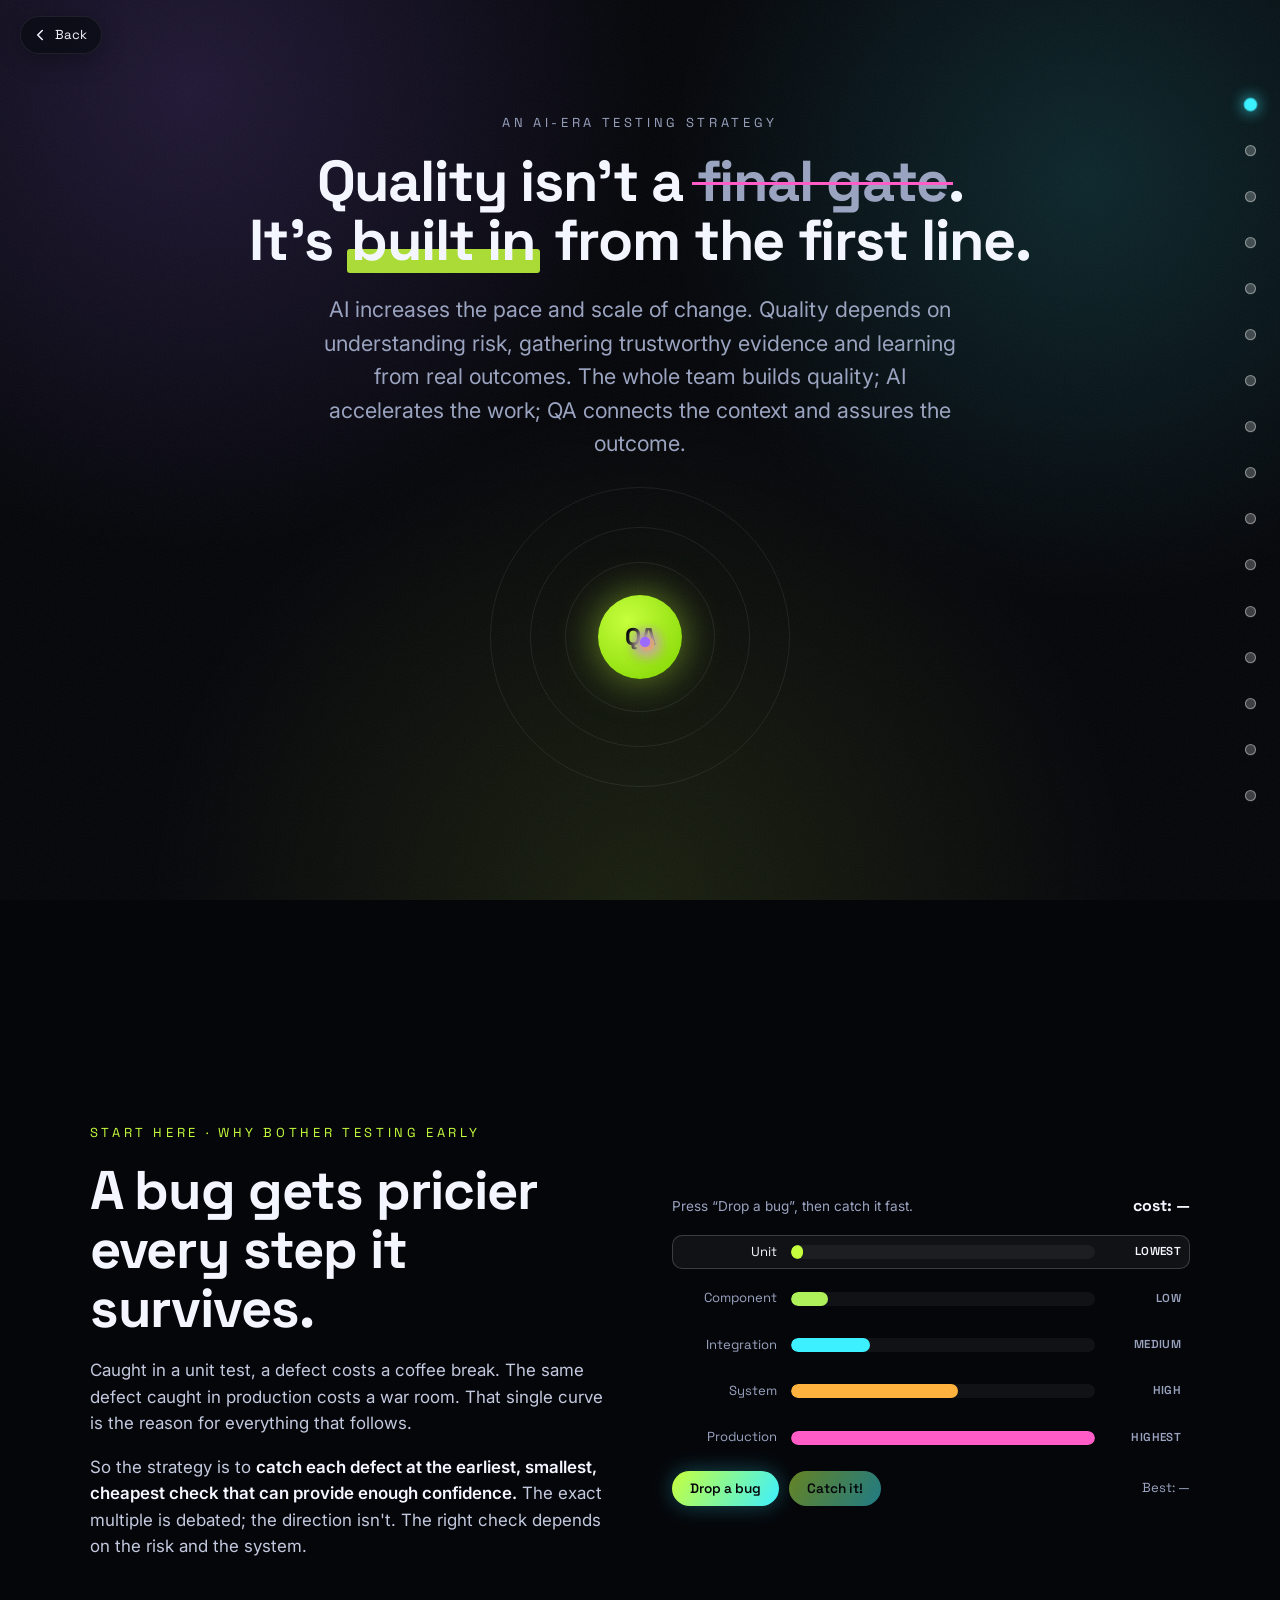
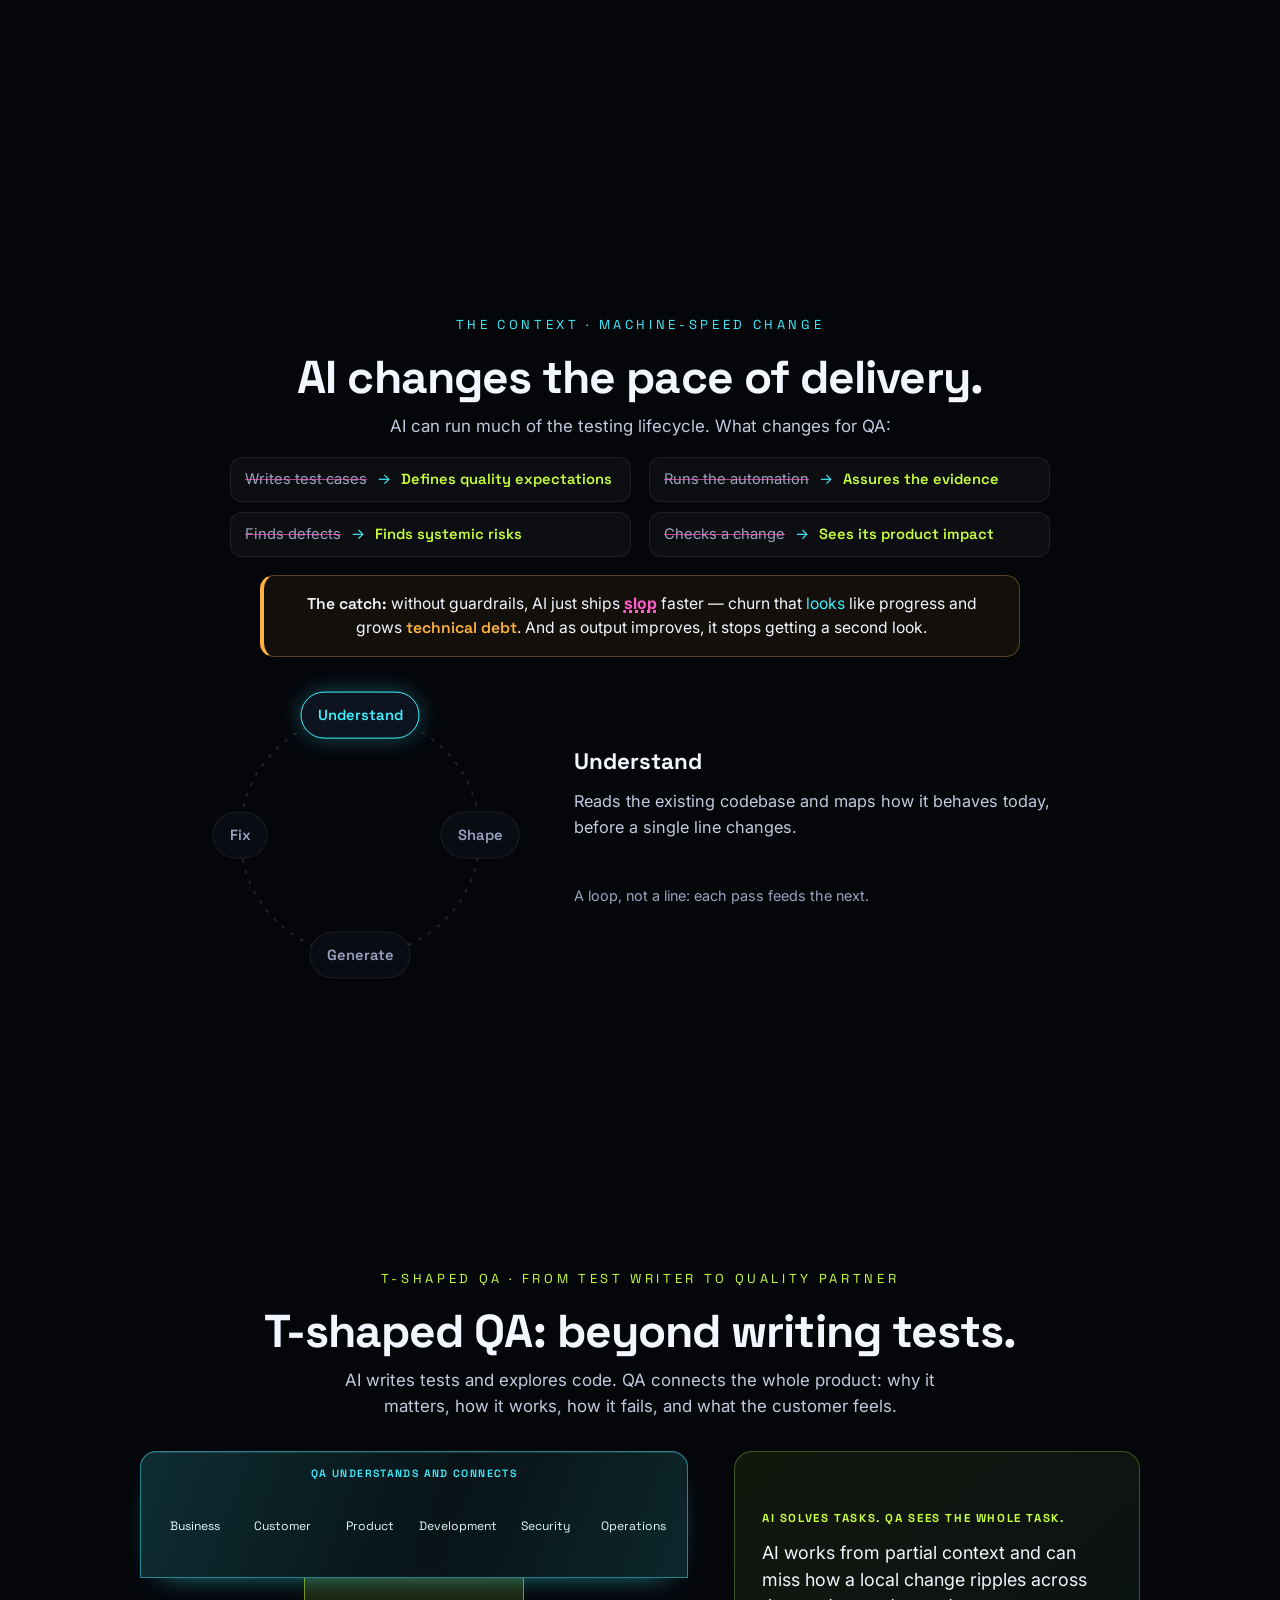
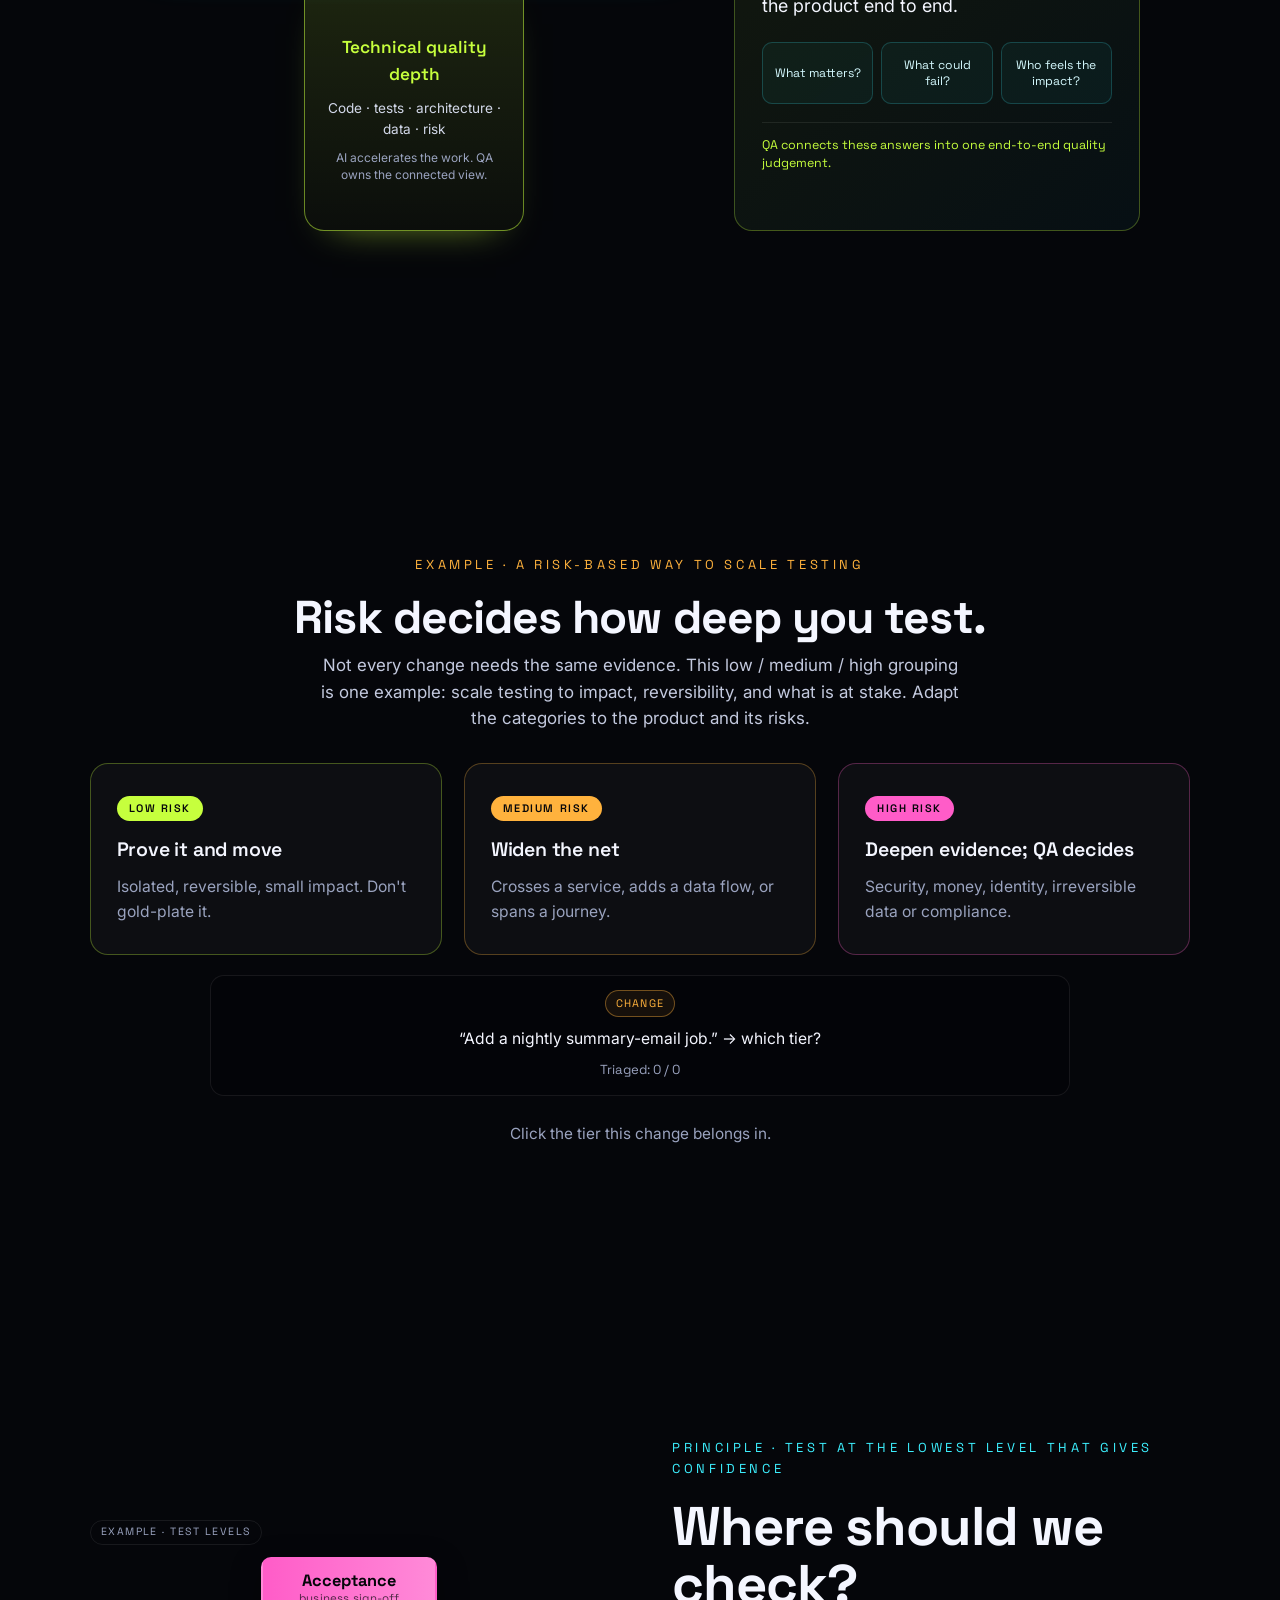
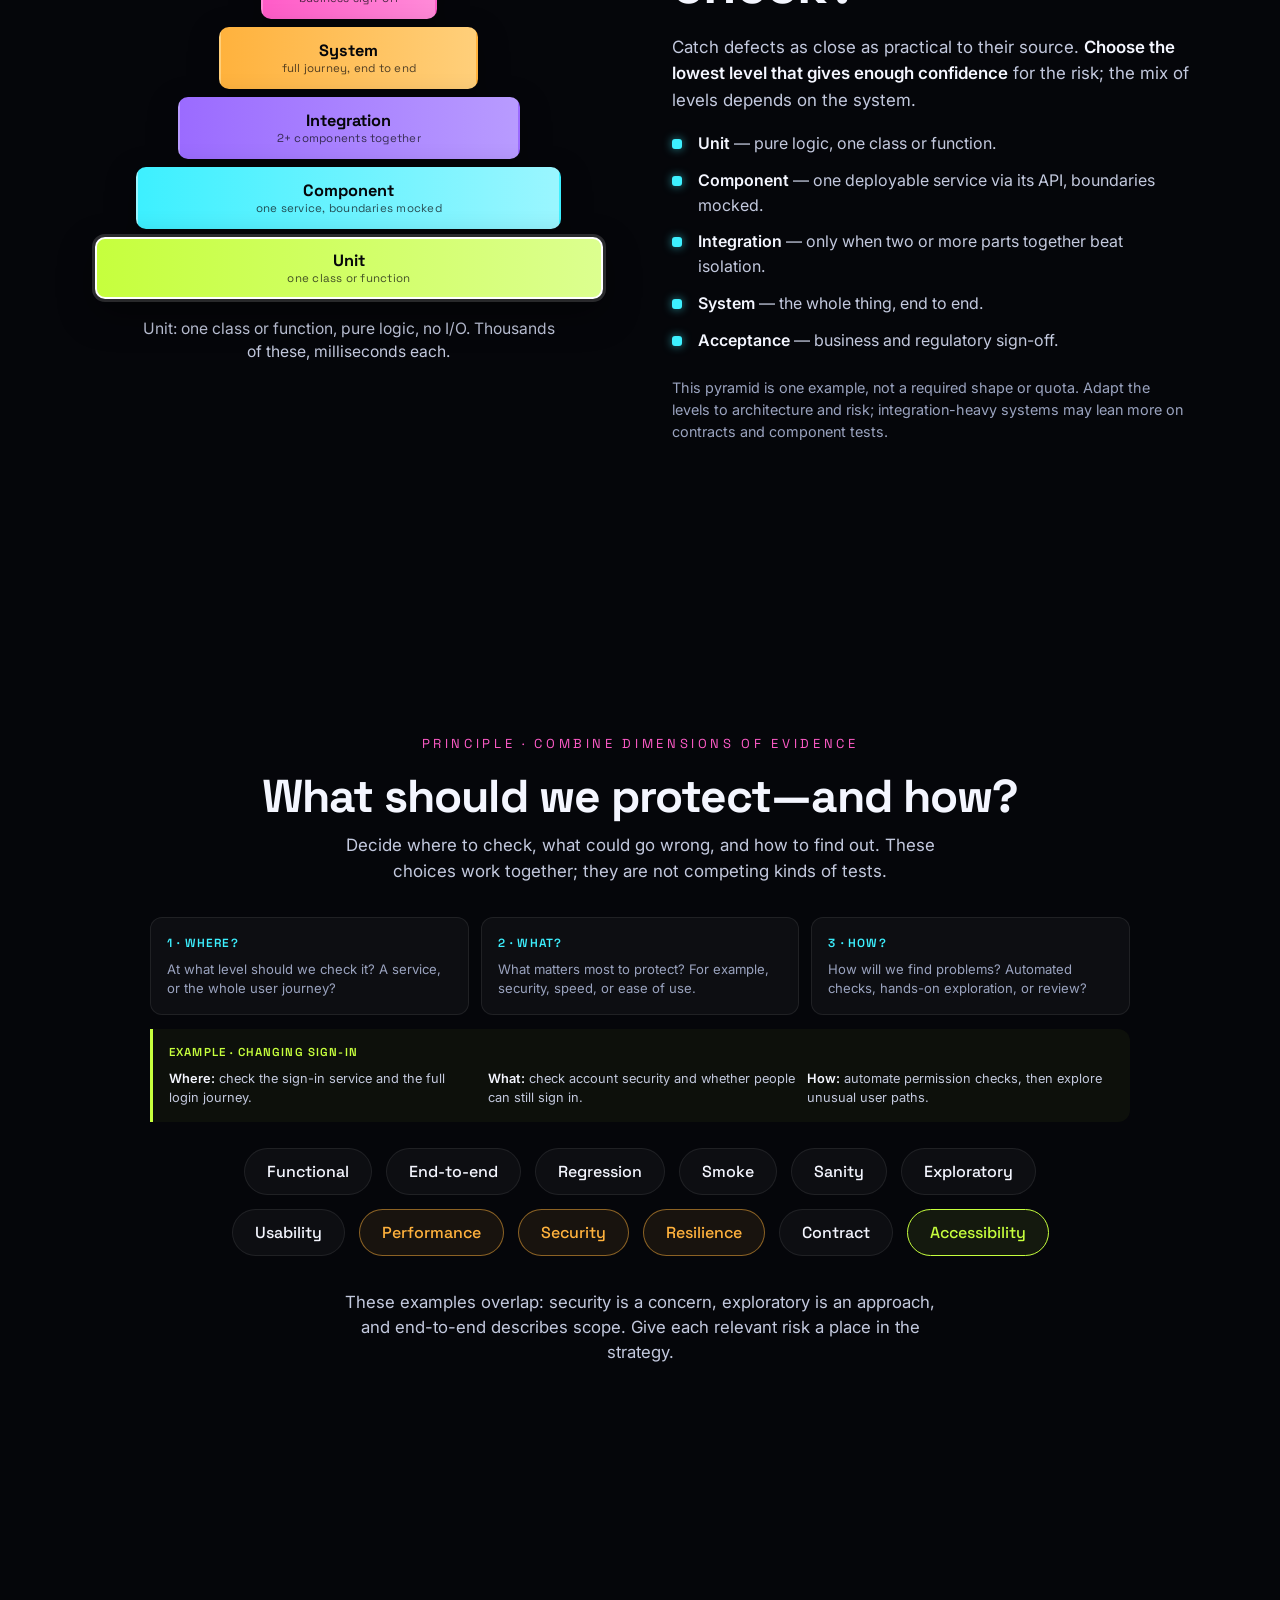
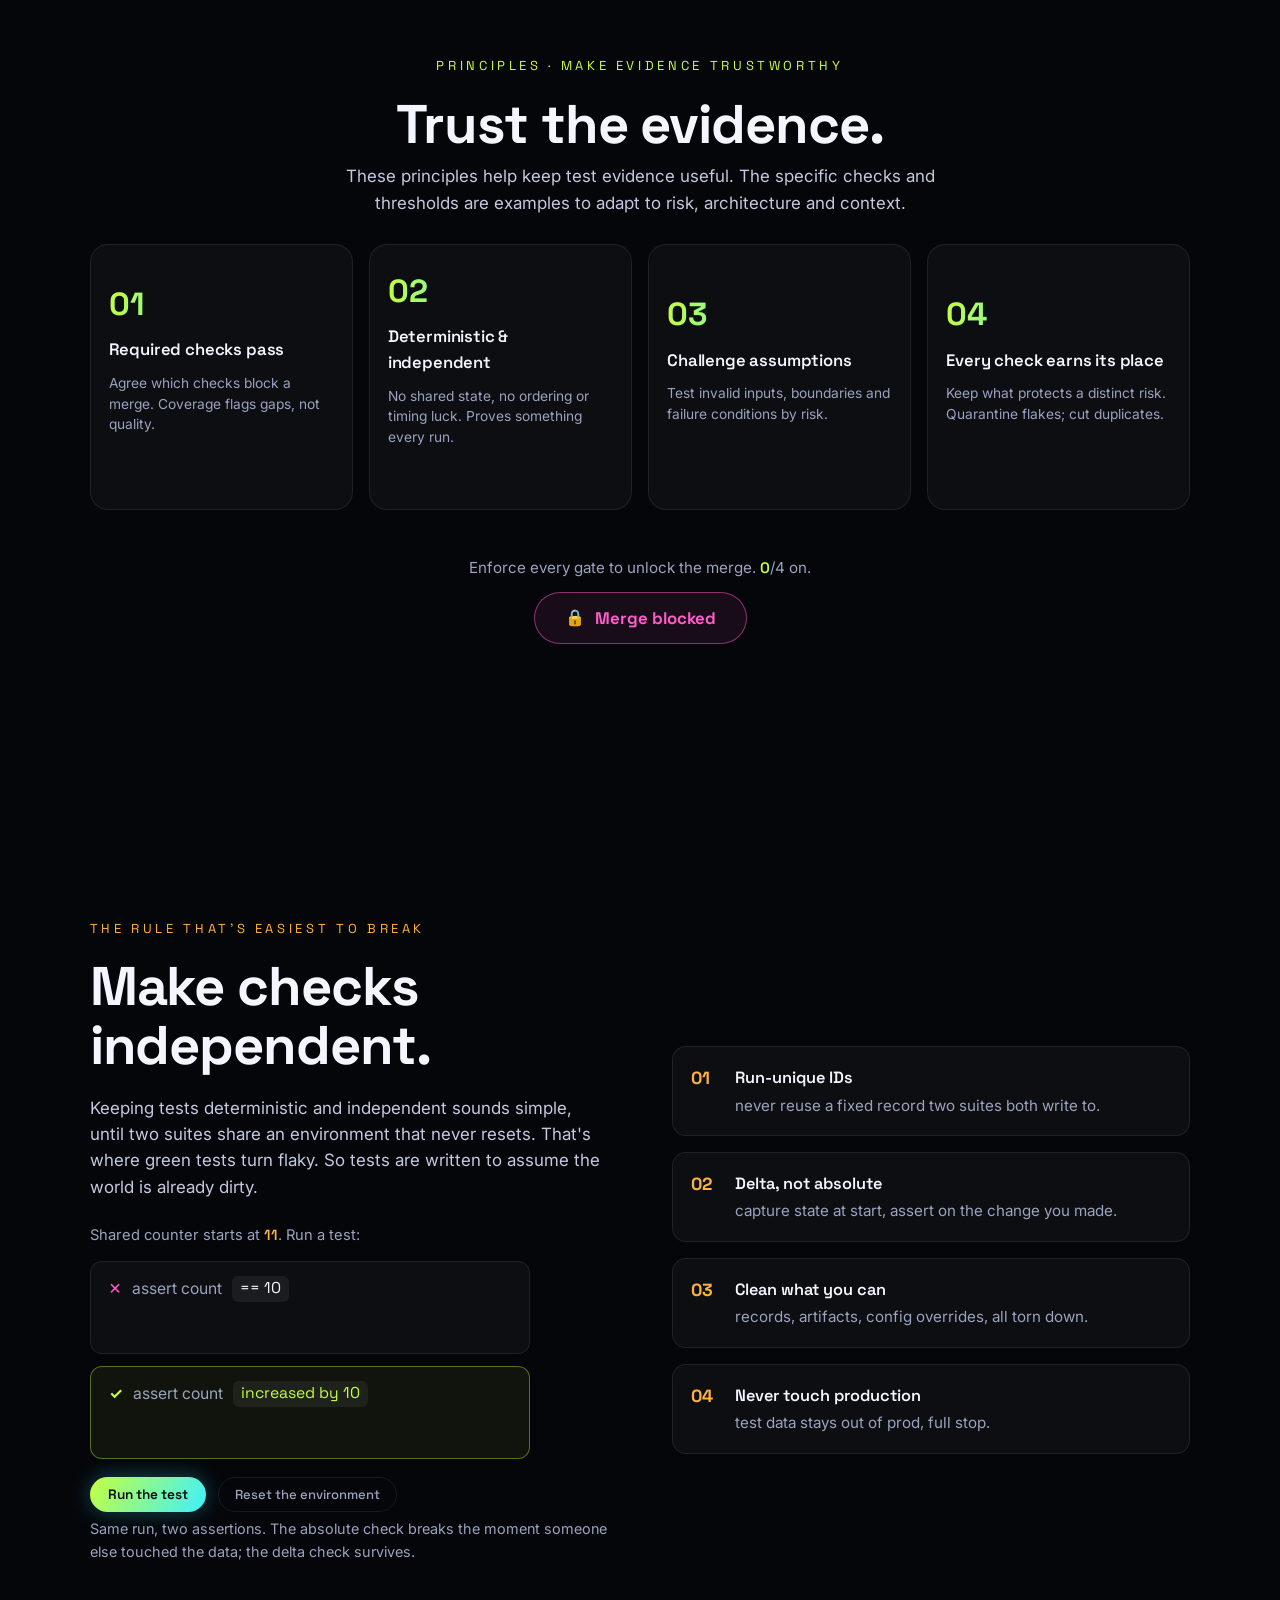
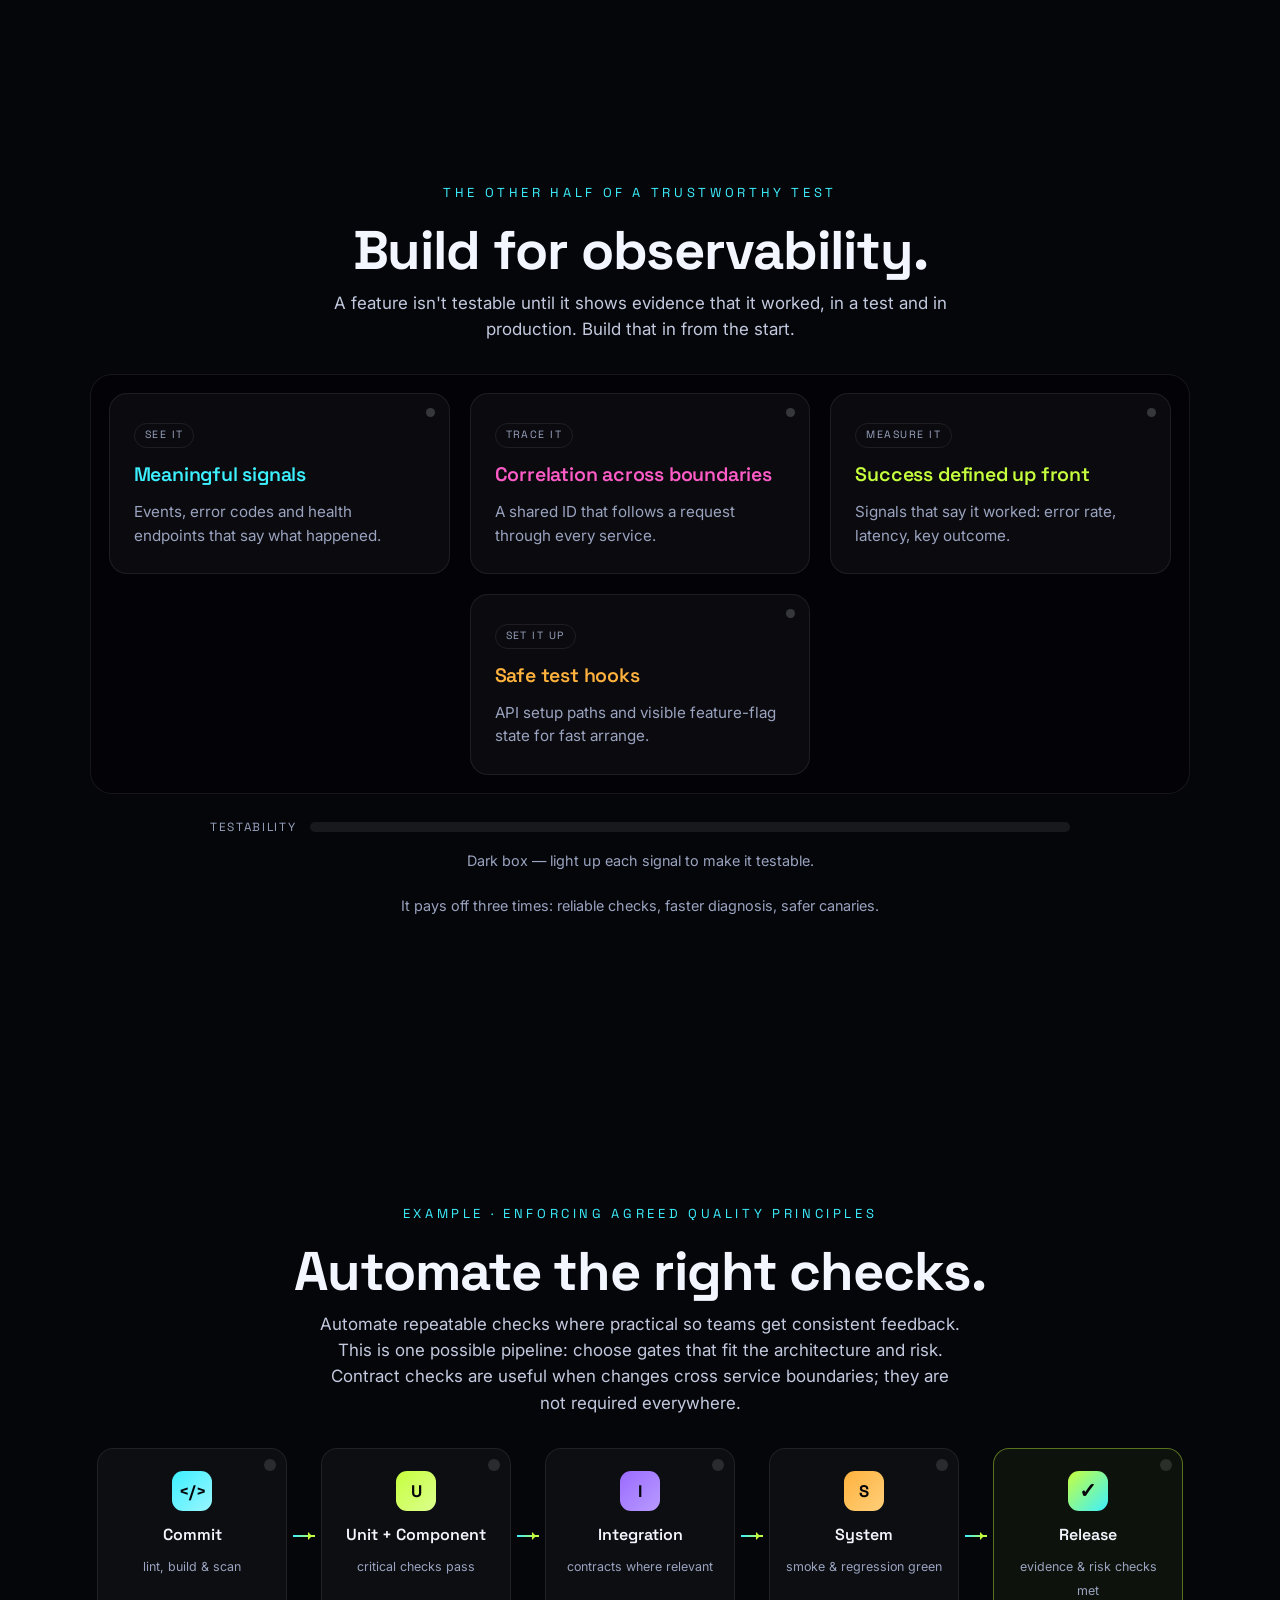
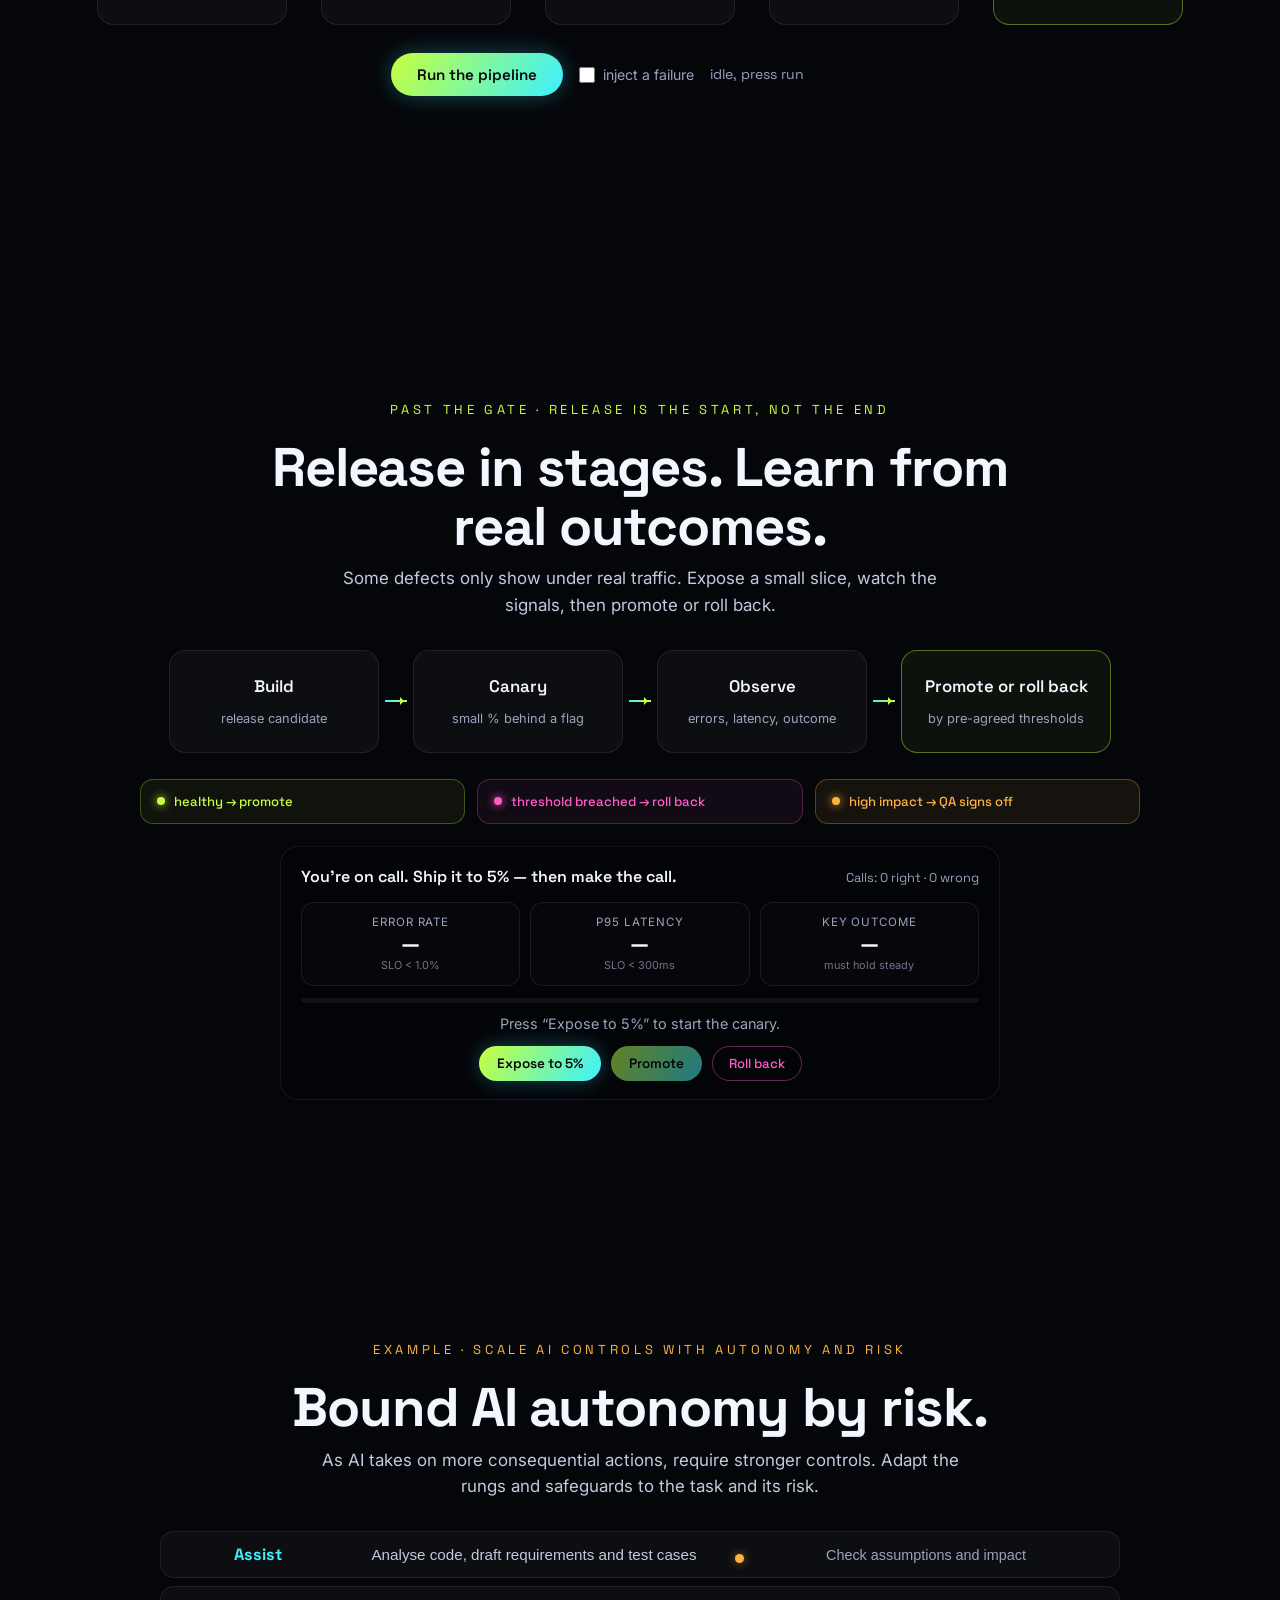
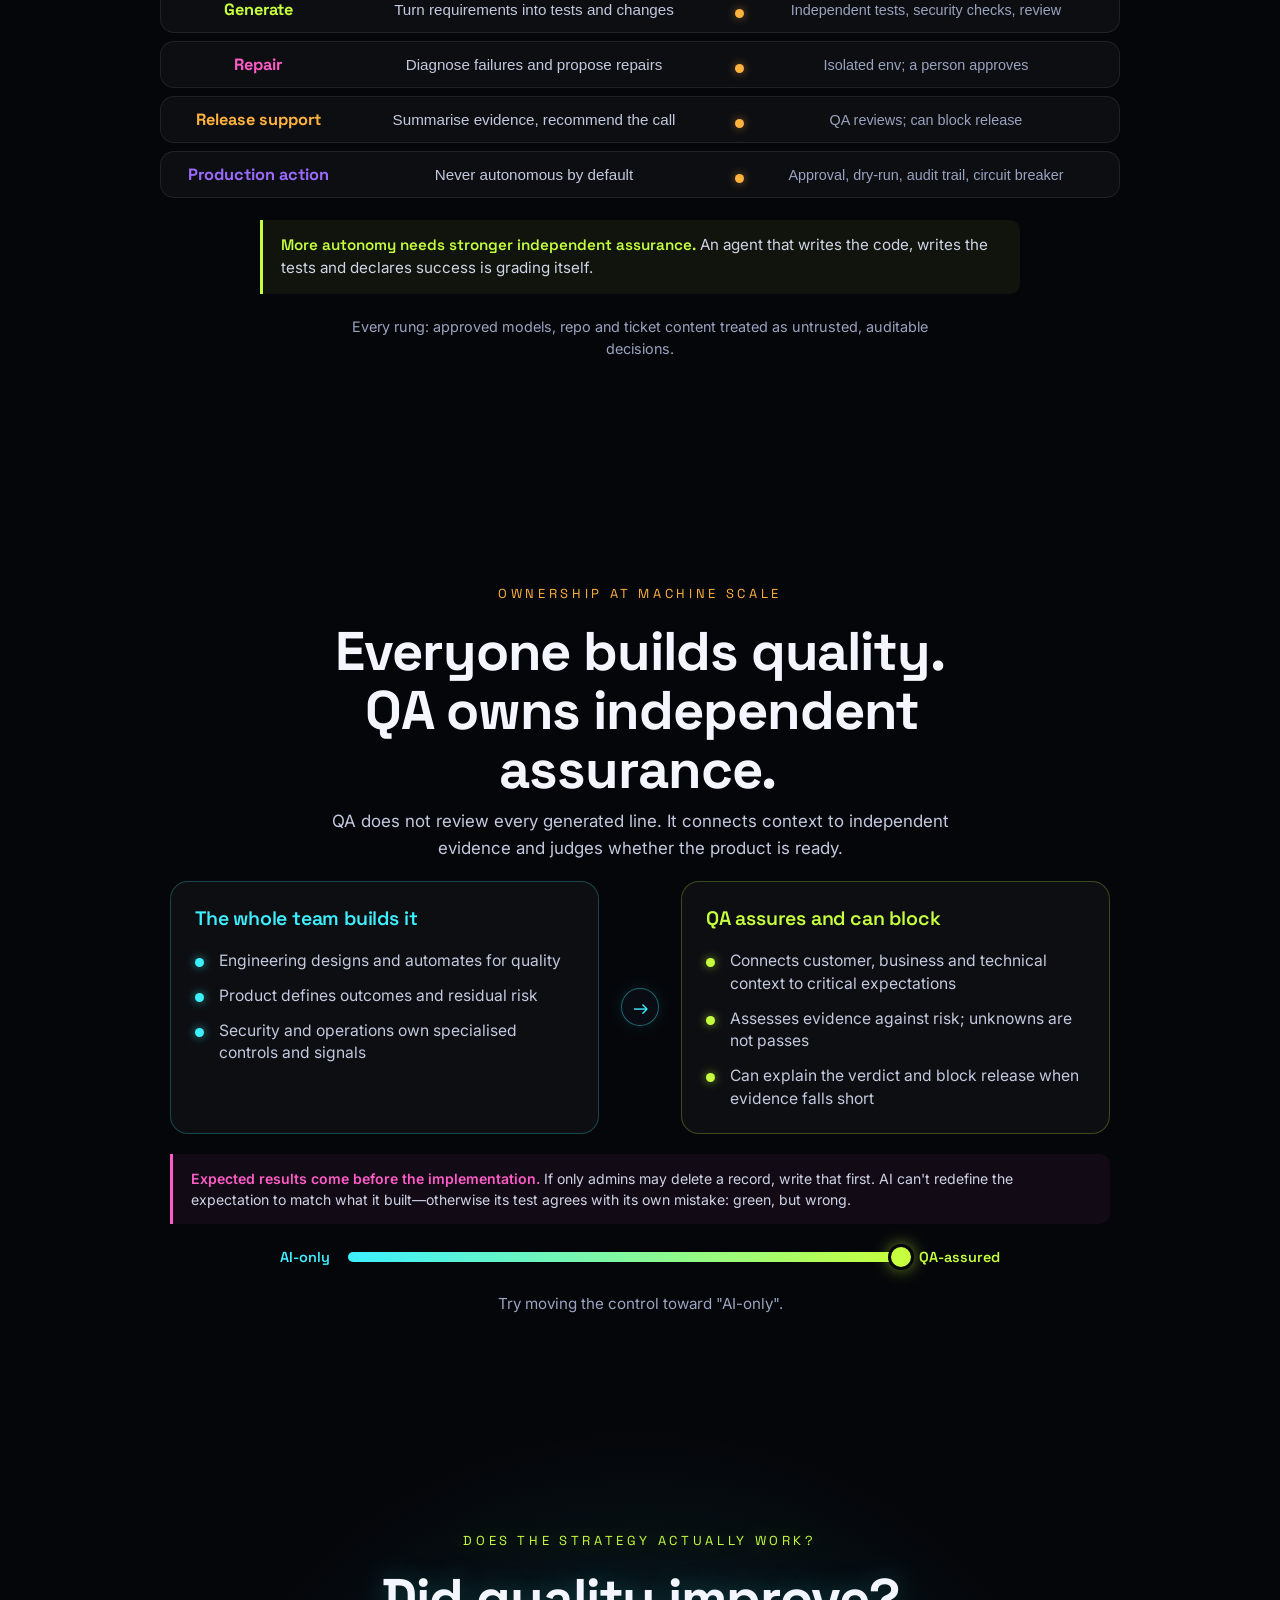
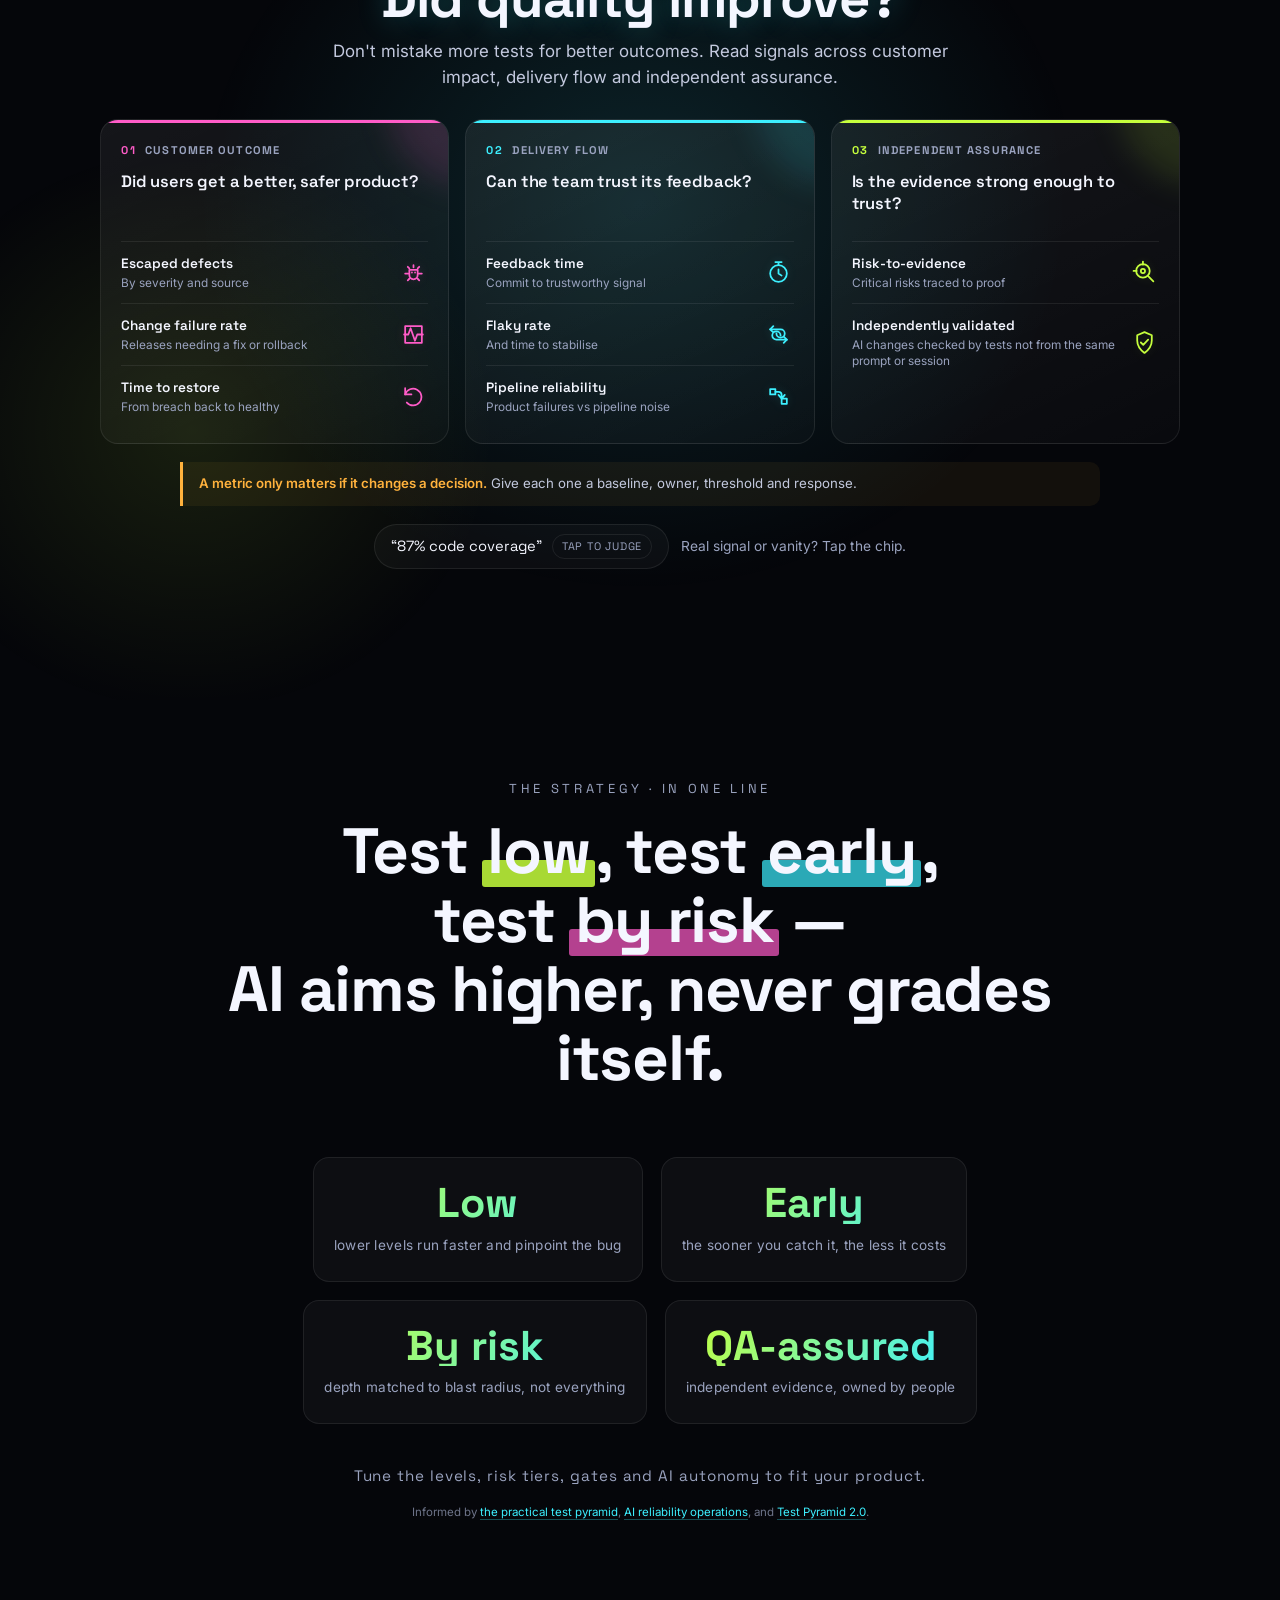
<file: strategy/index.html>
<!DOCTYPE html>
<html lang="en">
<head>
<meta charset="UTF-8" />
<meta name="viewport" content="width=device-width, initial-scale=1.0" />
<title>An AI-Era Testing Strategy — Quality, Built In</title>
<meta name="description" content="A practical AI-era testing strategy: build quality in through risk-led checks, trustworthy evidence, and QA that connects the whole product." />
<link rel="icon" type="image/svg+xml" href="favicon.svg" />
<meta name="theme-color" content="#05060a" />
<meta property="og:type" content="website" />
<meta property="og:url" content="https://smaryenko.github.io/strategy/" />
<meta property="og:title" content="An AI-Era Testing Strategy — Quality, Built In" />
<meta property="og:description" content="Build quality in through risk-led checks, trustworthy evidence, and QA that connects the whole product." />
<meta property="og:image" content="https://smaryenko.github.io/strategy/og-image.png" />
<meta property="og:image:type" content="image/png" />
<meta property="og:image:width" content="1200" />
<meta property="og:image:height" content="630" />
<meta property="og:image:alt" content="An AI-era testing strategy with orbiting dots around QA, and the message: Quality isn't a final gate. It's built in from the first line." />
<meta name="twitter:card" content="summary_large_image" />
<meta name="twitter:title" content="An AI-Era Testing Strategy — Quality, Built In" />
<meta name="twitter:description" content="Build quality in through risk-led checks, trustworthy evidence, and QA that connects the whole product." />
<meta name="twitter:image" content="https://smaryenko.github.io/strategy/og-image.png" />
<link rel="preconnect" href="https://fonts.googleapis.com" />
<link rel="preconnect" href="https://fonts.gstatic.com" crossorigin />
<link href="https://fonts.googleapis.com/css2?family=Space+Grotesk:wght@400;500;600;700&amp;family=Inter:wght@400;500;600&amp;display=swap" rel="stylesheet" />
<link rel="stylesheet" href="styles.css" />
</head>
<body>

<div class="grain"></div>
<div class="progress"><span id="progressBar"></span></div>

<a class="back-home" href="/" aria-label="Back to Stanislav Maryenko's home page">
  <svg viewBox="0 0 24 24" aria-hidden="true"><path d="m15 18-6-6 6-6" /></svg>
  <span>Back</span>
</a>

<nav class="dots" id="dots" aria-label="Section navigation"></nav>
<div class="mini-dots" id="miniDots" aria-hidden="true">
  <span class="mini-dot"></span>
  <span class="mini-dot"></span>
  <span class="mini-dot"></span>
</div>
<button class="back-to-top" id="backToTop" type="button" aria-label="Go to top" aria-hidden="true" tabindex="-1">
  <svg viewBox="0 0 24 24" aria-hidden="true">
    <path d="m5 15 7-7 7 7" />
  </svg>
</button>

<!-- ============ 1. HERO ============ -->
<section class="slide hero" id="s-hero" data-label="The idea">
  <div class="wrap center">
    <p class="kicker reveal">An AI-Era Testing Strategy</p>
    <h1 class="reveal">
      <span class="line">Quality isn't a <span class="strike">final gate</span>.</span>
      <span class="line">It's <span class="hl hl-lime">built in</span> from the first line.</span>
    </h1>
    <p class="lede reveal">
      AI increases the pace and scale of change. Quality depends on
      understanding risk, gathering trustworthy evidence and learning from
      real outcomes. The whole team builds quality; AI accelerates the work;
      QA connects the context and assures the outcome.
    </p>
    <div class="hero-orbit reveal" aria-hidden="true">
      <span class="orbit-core">QA</span>
      <span class="orbit-ring r1"></span>
      <span class="orbit-ring r2"></span>
      <span class="orbit-ring r3"></span>
      <i class="sat s1"></i><i class="sat s2"></i><i class="sat s3"></i>
      <i class="sat s4"></i><i class="sat s5"></i><i class="sat sm s6"></i>
      <i class="sat s7"></i><i class="sat sm s8"></i><i class="sat sm s9"></i>
      <i class="sat sm s10"></i>
    </div>
  </div>
</section>

<!-- ============ 2. WHY — cost ============ -->
<section class="slide" id="s-shift" data-label="Why early">
  <div class="wrap grid-2">
    <div class="col">
      <p class="kicker c-lime reveal">Start here · why bother testing early</p>
      <h2 class="reveal">A bug gets pricier every step it survives.</h2>
      <p class="body reveal">
        Caught in a unit test, a defect costs a coffee break. The same defect
        caught in production costs a war room. That single curve is the reason
        for everything that follows.
      </p>
      <p class="body reveal">
        So the strategy is to <strong>catch each defect at the earliest,
        smallest, cheapest check that can provide enough confidence.</strong>
        The exact multiple is debated; the direction isn't. The right check
        depends on the risk and the system.
      </p>
    </div>
    <div class="col viz">
      <!-- mini-game: a bug falls through the stages; catch it as early as you can. -->
      <div class="cost-chart reveal" data-cost>
        <div class="cost-game-head">
          <span class="cost-read-note" data-read-note>Press “Drop a bug”, then catch it fast.</span>
          <span class="cost-cost" data-cost-cost>cost: —</span>
        </div>
        <div class="cost-bars">
          <button class="cost-row active" data-stage="Unit" data-i="0"><span class="cost-label">Unit</span><div class="cost-track"><span class="cost-fill f1"></span></div><span class="cost-x">lowest</span></button>
          <button class="cost-row" data-stage="Component" data-i="1"><span class="cost-label">Component</span><div class="cost-track"><span class="cost-fill f2"></span></div><span class="cost-x">low</span></button>
          <button class="cost-row" data-stage="Integration" data-i="2"><span class="cost-label">Integration</span><div class="cost-track"><span class="cost-fill f3"></span></div><span class="cost-x">medium</span></button>
          <button class="cost-row" data-stage="System" data-i="3"><span class="cost-label">System</span><div class="cost-track"><span class="cost-fill f4"></span></div><span class="cost-x">high</span></button>
          <button class="cost-row" data-stage="Production" data-i="4"><span class="cost-label">Production</span><div class="cost-track"><span class="cost-fill f5"></span></div><span class="cost-x">highest</span></button>
        </div>
        <div class="cost-controls">
          <button class="btn-run sm" data-cost-drop type="button">Drop a bug</button>
          <button class="btn-run sm cost-catch" data-cost-catch type="button" disabled>Catch it!</button>
          <span class="cost-best" data-cost-best>Best: —</span>
        </div>
      </div>
    </div>
  </div>
</section>

<!-- ============ AI-ERA DELIVERY ============ -->
<section class="slide" id="s-flow" data-label="AI changes delivery">
  <div class="wrap">
    <div class="col center-head">
      <p class="kicker c-cyan reveal">The context · machine-speed change</p>
      <h2 class="reveal">AI changes the pace of delivery.</h2>
      <p class="body wide reveal">AI can run much of the testing lifecycle. What changes for QA:</p>
      <ul class="qa-shift stagger" aria-label="How the QA role shifts">
        <li><s>Writes test cases</s><span aria-hidden="true">&rarr;</span><b>Defines quality expectations</b></li>
        <li><s>Runs the automation</s><span aria-hidden="true">&rarr;</span><b>Assures the evidence</b></li>
        <li><s>Finds defects</s><span aria-hidden="true">&rarr;</span><b>Finds systemic risks</b></li>
        <li><s>Checks a change</s><span aria-hidden="true">&rarr;</span><b>Sees its product impact</b></li>
      </ul>
      <p class="slop-note reveal" data-slop>
        <b>The catch:</b> without guardrails, AI just ships
        <span class="slop-word">slop</span> faster — churn that <em>looks</em>
        like progress and grows <b class="c-amber">technical debt</b>. And as
        output improves, it stops getting a second look.
      </p>
    </div>
    <div class="loop-wrap reveal" data-loop>
      <div class="loop-ring" aria-hidden="true">
        <svg class="loop-svg" viewBox="0 0 320 320">
          <circle class="loop-path" cx="160" cy="160" r="128" />
          <circle class="loop-token" data-loop-token cx="160" cy="32" r="9" />
        </svg>
        <button class="loop-node n-top active" data-loop-node="0"><b>Understand</b></button>
        <button class="loop-node n-right" data-loop-node="1"><b>Shape</b></button>
        <button class="loop-node n-bottom" data-loop-node="2"><b>Generate</b></button>
        <button class="loop-node n-left" data-loop-node="3"><b>Fix</b></button>
      </div>
      <div class="loop-detail">
        <span class="loop-detail-step" data-loop-step>Understand</span>
        <p class="loop-detail-text" data-loop-text>Reads the existing codebase and maps how it behaves today, before a single line changes.</p>
        <p class="body small">A loop, not a line: each pass feeds the next.</p>
      </div>
    </div>
  </div>
</section>

<!-- ============ T-SHAPED QA ============ -->
<section class="slide" id="s-tshape" data-label="T-shaped QA">
  <div class="wrap">
    <div class="col center-head">
      <p class="kicker c-lime reveal">T-shaped QA · from test writer to quality partner</p>
      <h2 class="reveal">T-shaped QA: beyond writing tests.</h2>
      <p class="body wide reveal">
        AI writes tests and explores code. QA connects the whole product: why it
        matters, how it works, how it fails, and what the customer feels.
      </p>
    </div>
    <div class="tshape-layout reveal">
      <div class="tshape-graphic" role="img" aria-label="The T shape: broad understanding across business, customer, product, development, security and operations, supported by deep technical quality expertise">
        <div class="tshape-wide">
          <b class="tshape-wide-label">QA understands and connects</b>
          <span>Business</span>
          <span>Customer</span>
          <span>Product</span>
          <span>Development</span>
          <span>Security</span>
          <span>Operations</span>
        </div>
        <div class="tshape-depth">
          <b>Technical quality depth</b>
          <span>Code · tests · architecture · data · risk</span>
          <small>AI accelerates the work. QA owns the connected view.</small>
        </div>
      </div>
      <aside class="tshape-callout">
        <span class="tshape-label">AI solves tasks. QA sees the whole task.</span>
        <p>AI works from partial context and can miss how a local change ripples across the product end to end.</p>
        <div class="tshape-questions">
          <span>What matters?</span>
          <span>What could fail?</span>
          <span>Who feels the impact?</span>
        </div>
        <small class="tshape-footer">QA connects these answers into one end-to-end quality judgement.</small>
      </aside>
    </div>

  </div>
</section>

<!-- ============ RISK DECIDES DEPTH ============ -->
<section class="slide" id="s-risk" data-label="Risk decides depth">
  <div class="wrap">
    <div class="col center-head">
      <p class="kicker c-amber reveal">Example · a risk-based way to scale testing</p>
      <h2 class="reveal">Risk decides how deep you test.</h2>
      <p class="body wide reveal">
        Not every change needs the same evidence. This low / medium / high
        grouping is one example: scale testing to impact, reversibility, and
        what is at stake. Adapt the categories to the product and its risks.
      </p>
    </div>
    <div class="cards-3 stagger" data-risk>
      <button class="card risk-low" data-risk-card data-rtier="low" type="button" aria-pressed="false"
        data-risk-example="a copy tweak or a flag default"
        data-risk-evidence="unit + component + one focused check.">
        <span class="risk-tag">Low risk</span>
        <h3>Prove it and move</h3>
        <p>Isolated, reversible, small impact. Don't gold-plate it.</p>
      </button>
      <button class="card risk-med" data-risk-card data-rtier="med" type="button" aria-pressed="false"
        data-risk-example="a new checkout step across two services"
        data-risk-evidence="add contracts, integration and regression.">
        <span class="risk-tag">Medium risk</span>
        <h3>Widen the net</h3>
        <p>Crosses a service, adds a data flow, or spans a journey.</p>
      </button>
      <button class="card risk-high" data-risk-card data-rtier="high" type="button" aria-pressed="false"
        data-risk-example="payments, login or deleting an account"
        data-risk-evidence="deep negative + performance + staged rollout + QA sign-off.">
        <span class="risk-tag">High risk</span>
        <h3>Deepen evidence; QA decides</h3>
        <p>Security, money, identity, irreversible data or compliance.</p>
      </button>
    </div>
    <!-- mini-game: a change lands. Triage it to the right risk tier. -->
    <div class="risk-triage reveal" data-rgame>
      <span class="rt-label" data-rt-badge>Change</span>
      <p class="rt-ask" data-rt-ask>Click the tier each change belongs in — a new one deals itself.</p>
      <span class="rt-score" data-rt-score>Triaged: 0 / 0</span>
    </div>
    <p class="risk-readout reveal" data-risk-readout>Tap a tier to see a change that fits it — and the evidence it earns.</p>
  </div>
</section>

<!-- ============ TEST LEVELS ============ -->
<section class="slide" id="s-levels" data-label="Where to check">
  <div class="wrap grid-2">
    <div class="col viz">
      <span class="card-tag level-example-tag">Example · test levels</span>
      <div class="pyramid stagger" data-pyramid
           data-detail-acceptance="Business and regulatory sign-off on the real journey. Slow and rare; run only when a human must say yes."
           data-detail-system="The whole system end to end, as a user meets it. Broad coverage, slow feedback, kept deliberate."
           data-detail-integration="Two or more components wired together. Use it only when the interaction matters more than isolation."
           data-detail-component="One deployable service through its API, with boundaries mocked. Fast, and the workhorse of the suite."
           data-detail-unit="One class or function, pure logic, no I/O. Thousands of these, milliseconds each.">
        <button class="pyr-row p-accept" data-level="acceptance"><span>Acceptance</span><em>business sign-off</em></button>
        <button class="pyr-row p-system" data-level="system"><span>System</span><em>full journey, end to end</em></button>
        <button class="pyr-row p-integ" data-level="integration"><span>Integration</span><em>2+ components together</em></button>
        <button class="pyr-row p-comp" data-level="component"><span>Component</span><em>one service, boundaries mocked</em></button>
        <button class="pyr-row p-unit active" data-level="unit"><span>Unit</span><em>one class or function</em></button>
      </div>
      <p class="pyr-detail reveal" data-pyramid-detail>Unit: one class or function, pure logic, no I/O. Thousands of these, milliseconds each.</p>
    </div>
    <div class="col">
      <p class="kicker c-cyan reveal">Principle · test at the lowest level that gives confidence</p>
      <h2 class="reveal">Where should we check?</h2>
      <p class="body reveal">
        Catch defects as close as practical to their source. <strong>Choose the
        lowest level that gives enough confidence</strong> for the risk; the
        mix of levels depends on the system.
      </p>
      <ul class="ticks stagger">
        <li><b>Unit</b> — pure logic, one class or function.</li>
        <li><b>Component</b> — one deployable service via its API, boundaries mocked.</li>
        <li><b>Integration</b> — only when two or more parts together beat isolation.</li>
        <li><b>System</b> — the whole thing, end to end.</li>
        <li><b>Acceptance</b> — business and regulatory sign-off.</li>
      </ul>
      <p class="body small reveal">This pyramid is one example, not a required shape or quota. Adapt the levels to architecture and risk; integration-heavy systems may lean more on contracts and component tests.</p>
    </div>
  </div>
</section>

<!-- ============ 4. HOW 2 — types ============ -->
<section class="slide" id="s-types" data-label="What and how to check">
  <div class="wrap">
    <div class="col center-head">
      <p class="kicker c-pink reveal">Principle · combine dimensions of evidence</p>
      <h2 class="reveal">What should we protect—and how?</h2>
      <p class="body wide reveal">
        Decide where to check, what could go wrong, and how to find out.
        These choices work together; they are not competing kinds of tests.
      </p>
    </div>
    <div class="test-dimensions reveal" aria-label="Three complementary testing dimensions">
      <div><b>1 · WHERE?</b><span>At what level should we check it? A service, or the whole user journey?</span></div>
      <div><b>2 · WHAT?</b><span>What matters most to protect? For example, security, speed, or ease of use.</span></div>
      <div><b>3 · HOW?</b><span>How will we find problems? Automated checks, hands-on exploration, or review?</span></div>
    </div>
    <div class="dimension-example reveal">
      <b class="dimension-example-label">Example · changing sign-in</b>
      <span><strong>Where:</strong> check the sign-in service and the full login journey.</span>
      <span><strong>What:</strong> check account security and whether people can still sign in.</span>
      <span><strong>How:</strong> automate permission checks, then explore unusual user paths.</span>
    </div>
    <div class="chips stagger" data-chips>
      <button class="chip" data-detail="Does each feature do what the spec says?">Functional</button>
      <button class="chip" data-detail="Does a whole user journey hold together across screens and services?">End&#8209;to&#8209;end</button>
      <button class="chip" data-detail="Did a change quietly break something that used to work?">Regression</button>
      <button class="chip" data-detail="Is the build even worth deeper testing? A quick breadth check.">Smoke</button>
      <button class="chip" data-detail="After a fix, does the narrow area around it still behave?">Sanity</button>
      <button class="chip" data-detail="What breaks when a human pokes it in ways no script expected?">Exploratory</button>
      <button class="chip" data-detail="Can a real person actually complete the task without friction?">Usability</button>
      <button class="chip accent2" data-detail="Does it stay fast and stable under realistic load? Thresholds per journey, run on change, not when someone remembers.">Performance</button>
      <button class="chip accent2" data-detail="Can it be abused, leaked through, or broken into? Dependency scans, secrets detection, static analysis, authorization tests — at every level.">Security</button>
      <button class="chip accent2" data-detail="Does it survive timeouts, retries, degraded dependencies and failover without losing data?">Resilience</button>
      <button class="chip" data-detail="Does an API still honour what its consumers actually rely on, not just what the schema allows?">Contract</button>
      <button class="chip accent" data-detail="Can everyone use it, including with assistive tech? Automated checks in CI plus manual keyboard and screen-reader checks.">Accessibility</button>
    </div>
    <p class="chips-detail reveal" data-chips-detail>These examples overlap: security is a concern, exploratory is an approach, and end-to-end describes scope. Give each relevant risk a place in the strategy.</p>
  </div>
</section>

<!-- ============ 5. HOW 3 — the rules ============ -->
<section class="slide" id="s-gates" data-label="Trust the evidence">
  <div class="wrap">
    <div class="col center-head">
      <p class="kicker c-lime reveal">Principles · make evidence trustworthy</p>
      <h2 class="reveal">Trust the evidence.</h2>
      <p class="body wide reveal">
        These principles help keep test evidence useful. The specific checks
        and thresholds are examples to adapt to risk, architecture and context.
      </p>
    </div>
    <div class="cards-grid four stagger" data-gates>
      <button class="card gate-card" data-gate type="button" aria-pressed="false">
        <span class="card-num rainbow-num">01</span>
        <h3>Required checks pass</h3>
        <p>Agree which checks block a merge. Coverage flags gaps, not quality.</p>
        <span class="gate-stamp" data-gate-stamp aria-hidden="true">enforced ✓</span>
      </button>
      <button class="card gate-card" data-gate type="button" aria-pressed="false">
        <span class="card-num rainbow-num">02</span>
        <h3>Deterministic &amp; independent</h3>
        <p>No shared state, no ordering or timing luck. Proves something every run.</p>
        <span class="gate-stamp" data-gate-stamp aria-hidden="true">enforced ✓</span>
      </button>
      <button class="card gate-card" data-gate type="button" aria-pressed="false">
        <span class="card-num rainbow-num">03</span>
        <h3>Challenge assumptions</h3>
        <p>Test invalid inputs, boundaries and failure conditions by risk.</p>
        <span class="gate-stamp" data-gate-stamp aria-hidden="true">enforced ✓</span>
      </button>
      <button class="card gate-card" data-gate type="button" aria-pressed="false">
        <span class="card-num rainbow-num">04</span>
        <h3>Every check earns its place</h3>
        <p>Keep what protects a distinct risk. Quarantine flakes; cut duplicates.</p>
        <span class="gate-stamp" data-gate-stamp aria-hidden="true">enforced ✓</span>
      </button>
    </div>
    <!-- mini-game: the merge button stays locked until all four gates are on. -->
    <div class="gate-merge reveal" data-gate-merge>
      <p class="gate-meter" data-gate-meter>Enforce every gate to unlock the merge. <b data-gate-count>0</b>/4 on.</p>
      <button class="gate-btn" data-gate-btn type="button" aria-live="polite">
        <span class="gate-btn-lock" aria-hidden="true">🔒</span>
        <span class="gate-btn-label" data-gate-btn-label>Merge blocked</span>
      </button>
    </div>
  </div>
</section>

<!-- ============ 6. the subtle failure — test data ============ -->
<section class="slide" id="s-data" data-label="Independent checks">
  <div class="wrap grid-2">
    <div class="col">
      <p class="kicker c-amber reveal">The rule that's easiest to break</p>
      <h2 class="reveal">Make checks independent.</h2>
      <p class="body reveal">
        Keeping tests deterministic and independent sounds simple, until two
        suites share an environment that never resets. That's where green tests
        turn flaky. So tests are written to assume the world is already dirty.
      </p>
      <div class="delta-demo reveal" data-delta>
        <p class="delta-caption">Shared counter starts at <b data-delta-start>7</b>. Run a test:</p>
        <div class="delta-line" data-delta-strict><span class="x">✕</span> assert count <code>== 10</code> <em data-delta-strict-res></em></div>
        <div class="delta-line ok" data-delta-delta><span class="c">✓</span> assert count <code>increased by 10</code> <em data-delta-delta-res></em></div>
        <div class="delta-controls">
          <button class="btn-run sm" data-delta-run>Run the test</button>
          <button class="btn-ghost sm" data-delta-reset>Reset the environment</button>
        </div>
      </div>
      <p class="body small reveal">Same run, two assertions. The absolute check breaks the moment someone else touched the data; the delta check survives.</p>
    </div>
    <div class="col viz">
      <ol class="rules-list stagger">
        <li><span>Run&#8209;unique IDs</span>never reuse a fixed record two suites both write to.</li>
        <li><span>Delta, not absolute</span>capture state at start, assert on the change you made.</li>
        <li><span>Clean what you can</span>records, artifacts, config overrides, all torn down.</li>
        <li><span>Never touch production</span>test data stays out of prod, full stop.</li>
      </ol>
    </div>
  </div>
</section>

<!-- ============ 6b. OBSERVABILITY = TESTABILITY ============ -->
<section class="slide" id="s-observe" data-label="Observability">
  <div class="wrap">
    <div class="col center-head">
      <p class="kicker c-cyan reveal">The other half of a trustworthy test</p>
      <h2 class="reveal">Build for observability.</h2>
      <p class="body wide reveal">
        A feature isn't testable until it shows evidence that it worked, in a
        test and in production. Build that in from the start.
      </p>
    </div>
    <div class="cards-grid center-last stagger" data-observe>
      <button class="card mini obs-card" data-obs type="button" aria-pressed="false">
        <span class="card-tag">See it</span>
        <h3 class="c-cyan">Meaningful signals</h3>
        <p>Events, error codes and health endpoints that say what happened.</p>
        <span class="obs-dot" aria-hidden="true"></span>
      </button>
      <button class="card mini obs-card" data-obs type="button" aria-pressed="false">
        <span class="card-tag">Trace it</span>
        <h3 class="c-pink">Correlation across boundaries</h3>
        <p>A shared ID that follows a request through every service.</p>
        <span class="obs-dot" aria-hidden="true"></span>
      </button>
      <button class="card mini obs-card" data-obs type="button" aria-pressed="false">
        <span class="card-tag">Measure it</span>
        <h3 class="c-lime">Success defined up front</h3>
        <p>Signals that say it worked: error rate, latency, key outcome.</p>
        <span class="obs-dot" aria-hidden="true"></span>
      </button>
      <button class="card mini obs-card" data-obs type="button" aria-pressed="false">
        <span class="card-tag">Set it up</span>
        <h3 class="c-amber">Safe test hooks</h3>
        <p>API setup paths and visible feature-flag state for fast arrange.</p>
        <span class="obs-dot" aria-hidden="true"></span>
      </button>
    </div>
    <div class="obs-gauge reveal" data-obs-gauge>
      <span class="obs-gauge-label">Testability</span>
      <div class="obs-gauge-track"><span class="obs-gauge-fill" data-obs-fill></span></div>
      <span class="obs-gauge-read" data-obs-read>Dark box — light up each signal to make it testable.</span>
    </div>
    <p class="body small center-note reveal">It pays off three times: reliable checks, faster diagnosis, safer canaries.</p>
  </div>
</section>

<!-- ============ 7. enforcement — pipeline ============ -->
<section class="slide" id="s-pipeline" data-label="Automate checks">
  <div class="wrap">
    <div class="col center-head">
      <p class="kicker c-cyan reveal">Example · enforcing agreed quality principles</p>
      <h2 class="reveal">Automate the right checks.</h2>
      <p class="body wide reveal">
        Automate repeatable checks where practical so teams get consistent
        feedback. This is one possible pipeline: choose gates that fit the
        architecture and risk. Contract checks are useful when changes cross
        service boundaries; they are not required everywhere.
      </p>
    </div>
    <div class="pipeline stagger" data-pipeline>
      <div class="pipe-stage" data-pipe-stage="0"><span class="pipe-ico">&lt;/&gt;</span><b>Commit</b><em>lint, build &amp; scan</em></div>
      <div class="pipe-link"></div>
      <div class="pipe-stage" data-pipe-stage="1"><span class="pipe-ico">U</span><b>Unit + Component</b><em>critical checks pass</em></div>
      <div class="pipe-link"></div>
      <div class="pipe-stage" data-pipe-stage="2"><span class="pipe-ico">I</span><b>Integration</b><em>contracts where relevant</em></div>
      <div class="pipe-link"></div>
      <div class="pipe-stage" data-pipe-stage="3"><span class="pipe-ico">S</span><b>System</b><em>smoke &amp; regression green</em></div>
      <div class="pipe-link"></div>
      <div class="pipe-stage ship" data-pipe-stage="4"><span class="pipe-ico">&#10003;</span><b>Release</b><em>evidence &amp; risk checks met</em></div>
    </div>
    <div class="pipe-controls reveal">
      <button class="btn-run" data-pipe-run>Run the pipeline</button>
      <label class="pipe-toggle"><input type="checkbox" data-pipe-fail /> <span>inject a failure</span></label>
      <span class="pipe-status" data-pipe-status>idle, press run</span>
    </div>
  </div>
</section>

<!-- ============ 7b. RELEASE SAFELY — canary ============ -->
<section class="slide" id="s-release" data-label="Release and learn">
  <div class="wrap">
    <div class="col center-head">
      <p class="kicker c-lime reveal">Past the gate · release is the start, not the end</p>
      <h2 class="reveal">Release in stages. Learn from real outcomes.</h2>
      <p class="body wide reveal">
        Some defects only show under real traffic. Expose a small slice, watch
        the signals, then promote or roll back.
      </p>
    </div>
    <div class="canary stagger" data-canary>
      <div class="canary-stage" data-canary-stage="0"><b>Build</b><em>release candidate</em></div>
      <div class="pipe-link"></div>
      <div class="canary-stage" data-canary-stage="1"><b>Canary</b><em>small % behind a flag</em></div>
      <div class="pipe-link"></div>
      <div class="canary-stage" data-canary-stage="2"><b>Observe</b><em>errors, latency, outcome</em></div>
      <div class="pipe-link"></div>
      <div class="canary-stage branch" data-canary-stage="3"><b>Promote or roll back</b><em>by pre-agreed thresholds</em></div>
    </div>
    <div class="canary-note stagger">
      <span class="gate-pill pass">healthy &rarr; promote</span>
      <span class="gate-pill fail">threshold breached &rarr; roll back</span>
      <span class="gate-pill amber">high impact &rarr; QA signs off</span>
    </div>

    <!-- mini-game: you are on call. Watch the canary, then make the call. -->
    <div class="canary-game reveal" data-cgame>
      <div class="cg-head">
        <span class="cg-title">You're on call. Ship it to 5% — then make the call.</span>
        <span class="cg-score" data-cg-score>Calls: 0 right · 0 wrong</span>
      </div>
      <div class="cg-dials">
        <div class="cg-dial"><span class="cg-dial-label">Error rate</span><b class="cg-dial-val" data-cg-err>—</b><span class="cg-dial-cap">SLO &lt; 1.0%</span></div>
        <div class="cg-dial"><span class="cg-dial-label">p95 latency</span><b class="cg-dial-val" data-cg-lat>—</b><span class="cg-dial-cap">SLO &lt; 300ms</span></div>
        <div class="cg-dial"><span class="cg-dial-label">Key outcome</span><b class="cg-dial-val" data-cg-out>—</b><span class="cg-dial-cap">must hold steady</span></div>
      </div>
      <div class="cg-spark"><span class="cg-spark-fill" data-cg-spark></span></div>
      <p class="cg-status" data-cg-status>Press “Expose to 5%” to start the canary.</p>
      <div class="cg-controls">
        <button class="btn-run sm" data-cg-start type="button">Expose to 5%</button>
        <button class="btn-run sm cg-promote" data-cg-promote type="button" disabled>Promote</button>
        <button class="btn-ghost sm cg-rollback" data-cg-rollback type="button" disabled>Roll back</button>
      </div>
    </div>
  </div>
</section>

<!-- ============ 10b. AI ASSURANCE LADDER ============ -->
<section class="slide" id="s-assurance" data-label="AI autonomy">
  <div class="wrap">
    <div class="col center-head">
      <p class="kicker c-amber reveal">Example · scale AI controls with autonomy and risk</p>
      <h2 class="reveal">Bound AI autonomy by risk.</h2>
      <p class="body wide reveal">
        As AI takes on more consequential actions, require stronger controls.
        Adapt the rungs and safeguards to the task and its risk.
      </p>
    </div>
    <div class="ladder stagger" data-ladder>
      <button class="ladder-row" data-rung="assist" type="button">
        <span class="ladder-level c-cyan">Assist</span>
        <span class="ladder-does">Analyse code, draft requirements and test cases</span>
        <span class="ladder-ctrl">Check assumptions and impact</span>
      </button>
      <button class="ladder-row" data-rung="generate" type="button">
        <span class="ladder-level c-lime">Generate</span>
        <span class="ladder-does">Turn requirements into tests and changes</span>
        <span class="ladder-ctrl">Independent tests, security checks, review</span>
      </button>
      <button class="ladder-row" data-rung="repair" type="button">
        <span class="ladder-level c-pink">Repair</span>
        <span class="ladder-does">Diagnose failures and propose repairs</span>
        <span class="ladder-ctrl">Isolated env; a person approves</span>
      </button>
      <button class="ladder-row" data-rung="release" type="button">
        <span class="ladder-level c-amber">Release support</span>
        <span class="ladder-does">Summarise evidence, recommend the call</span>
        <span class="ladder-ctrl">QA reviews; can block release</span>
      </button>
      <button class="ladder-row" data-rung="prod" type="button">
        <span class="ladder-level c-violet">Production action</span>
        <span class="ladder-does">Never autonomous by default</span>
        <span class="ladder-ctrl">Approval, dry-run, audit trail, circuit breaker</span>
      </button>
    </div>
    <p class="principle-note reveal"><b>More autonomy needs stronger independent assurance.</b> An agent that writes the code, writes the tests and declares success is grading itself.</p>
    <p class="body small center-note reveal">Every rung: approved models, repo and ticket content treated as untrusted, auditable decisions.</p>
  </div>
</section>

<!-- ============ 11. QUALITY OWNERSHIP + INDEPENDENT CHECK ============ -->
<section class="slide" id="s-guard" data-label="QA assurance">
  <div class="wrap">
    <div class="col center-head">
      <p class="kicker c-amber reveal">Ownership at machine scale</p>
      <h2 class="reveal">Everyone builds quality. <br /> <span class="hl">QA owns independent assurance.</span></h2>
      <p class="body wide reveal">QA does not review every generated line. It connects context to independent evidence and judges whether the product is ready.</p>
    </div>
    <div class="split stagger">
      <div class="split-col ai">
        <h3 class="c-cyan">The whole team builds it</h3>
        <ul>
          <li>Engineering designs and automates for quality</li>
          <li>Product defines outcomes and residual risk</li>
          <li>Security and operations own specialised controls and signals</li>
        </ul>
      </div>
      <div class="split-divider" aria-hidden="true"><span>&rarr;</span></div>
      <div class="split-col human">
        <h3 class="c-lime">QA assures and can block</h3>
        <ul>
          <li>Connects customer, business and technical context to critical expectations</li>
          <li>Assesses evidence against risk; unknowns are not passes</li>
          <li>Can explain the verdict and block release when evidence falls short</li>
        </ul>
      </div>
    </div>
    <p class="independent-example reveal"><b>Expected results come before the implementation.</b> If only admins may delete a record, write that first. AI can't redefine the expectation to match what it built—otherwise its test agrees with its own mistake: green, but wrong.</p>
    <div class="decide reveal" data-decide>
      <span class="decide-end c-cyan">AI&#8209;only</span>
      <div class="decide-track" data-decide-track>
        <span class="decide-fill" data-decide-fill></span>
        <button class="decide-knob" data-decide-knob aria-label="Release assurance control"></button>
      </div>
      <span class="decide-end c-lime">QA&#8209;assured</span>
      <p class="decide-msg" data-decide-msg>Try moving the control toward "AI-only".</p>
    </div>
  </div>
</section>

<!-- ============ 11b. MEASURE WHAT MATTERS ============ -->
<section class="slide" id="s-metrics" data-label="Did quality improve">
  <div class="wrap">
    <div class="col center-head">
      <p class="kicker c-cyan reveal">Does the strategy actually work?</p>
      <h2 class="reveal">Did quality improve?</h2>
      <p class="body wide reveal">
        Don't mistake more tests for better outcomes. Read signals across
        customer impact, delivery flow and independent assurance.
      </p>
    </div>
    <div class="scorecard stagger">
      <article class="score-lane outcome">
        <span class="score-index">01 <i>Customer outcome</i></span>
        <h3>Did users get a better, safer product?</h3>
        <div class="score-signal"><b>Escaped defects</b><span>By severity and source</span><svg class="score-icon" viewBox="0 0 24 24" aria-hidden="true"><path d="M8 8 6.5 6.5M16 8l1.5-1.5M7 13H4m16 0h-3M8 18l-1.5 1.5M16 18l1.5 1.5"/><path d="M8 9.5h8v5a4 4 0 0 1-8 0zM12 5v2M10.5 12h.01M13.5 12h.01"/></svg></div>
        <div class="score-signal"><b>Change failure rate</b><span>Releases needing a fix or rollback</span><svg class="score-icon" viewBox="0 0 24 24" aria-hidden="true"><path d="M3 12h4l2.2-6 4.2 12 2.2-6H21"/><path d="M4 4h16v16H4z"/></svg></div>
        <div class="score-signal"><b>Time to restore</b><span>From breach back to healthy</span><svg class="score-icon" viewBox="0 0 24 24" aria-hidden="true"><path d="M4 10a8 8 0 1 1 1.6 7.8"/><path d="M4 4v6h6"/></svg></div>
      </article>
      <article class="score-lane delivery">
        <span class="score-index">02 <i>Delivery flow</i></span>
        <h3>Can the team trust its feedback?</h3>
        <div class="score-signal"><b>Feedback time</b><span>Commit to trustworthy signal</span><svg class="score-icon" viewBox="0 0 24 24" aria-hidden="true"><circle cx="12" cy="13" r="8"/><path d="M12 9v4l3 2M9 2h6M12 2v3"/></svg></div>
        <div class="score-signal"><b>Flaky rate</b><span>And time to stabilise</span><svg class="score-icon" viewBox="0 0 24 24" aria-hidden="true"><path d="M4 7h10a4 4 0 1 1-4 4"/><path d="m7 4-3 3 3 3M20 17H10a4 4 0 1 1 4-4"/><path d="m17 14 3 3-3 3"/></svg></div>
        <div class="score-signal"><b>Pipeline reliability</b><span>Product failures vs pipeline noise</span><svg class="score-icon" viewBox="0 0 24 24" aria-hidden="true"><path d="M4 5h5v5H4zM15 14h5v5h-5z"/><path d="M9 7.5h3a3 3 0 0 1 3 3V14M12 10.5 15 14l3-3.5"/></svg></div>
      </article>
      <article class="score-lane assurance">
        <span class="score-index">03 <i>Independent assurance</i></span>
        <h3>Is the evidence strong enough to trust?</h3>
        <div class="score-signal"><b>Risk-to-evidence</b><span>Critical risks traced to proof</span><svg class="score-icon" viewBox="0 0 24 24" aria-hidden="true"><circle cx="10.5" cy="10.5" r="6.5"/><circle cx="10.5" cy="10.5" r="2"/><path d="m15.5 15.5 5 5M10.5 1.5v3M1.5 10.5h3"/></svg></div>
        <div class="score-signal"><b>Independently validated</b><span>AI changes checked by tests not from the same prompt or session</span><svg class="score-icon" viewBox="0 0 24 24" aria-hidden="true"><path d="m12 2 7 3v5c0 5-3 9-7 12-4-3-7-7-7-12V5z"/><path d="m8.5 12 2.3 2.3 4.7-5"/></svg></div>
      </article>
    </div>
    <p class="scorecard-note reveal"><b>A metric only matters if it changes a decision.</b> Give each one a baseline, owner, threshold and response.</p>

    <!-- mini: tap a metric to reveal whether it's a real signal or vanity -->
    <div class="mini-flip reveal" data-mflip>
      <button class="mf-chip" data-mflip-chip type="button">
        <span class="mf-metric" data-mflip-metric>“87% code coverage”</span>
        <span class="mf-verdict" data-mflip-verdict>tap to judge</span>
      </button>
      <span class="mf-why" data-mflip-why>Real signal or vanity? Tap the chip.</span>
    </div>
  </div>
</section>

<!-- ============ 12. CLOSE ============ -->
<section class="slide close" id="s-close" data-label="Quality, built in">
  <div class="wrap center">
    <p class="kicker reveal">The strategy · in one line</p>
    <h2 class="big reveal">
      Test <span class="hl hl-lime">low</span>, test <span class="hl hl-cyan">early</span>,
      <br />test <span class="hl hl-pink">by risk</span> —
      <br />AI aims higher, never grades itself.
    </h2>
    <div class="stat-row stagger">
      <div class="stat"><b>Low</b><span>lower levels run faster and pinpoint the bug</span></div>
      <div class="stat"><b>Early</b><span>the sooner you catch it, the less it costs</span></div>
      <div class="stat"><b>By&nbsp;risk</b><span>depth matched to blast radius, not everything</span></div>
      <div class="stat"><b>QA&#8209;assured</b><span>independent evidence, owned by people</span></div>
    </div>
    <p class="footnote reveal">Tune the levels, risk tiers, gates and AI autonomy to fit your product.</p>
    <p class="sources reveal">Informed by
      <a href="https://martinfowler.com/articles/practical-test-pyramid.html" target="_blank" rel="noopener noreferrer">the practical test pyramid</a>,
      <a href="https://sre.google/resources/practices-and-processes/ai-engineering-reliable-operations/" target="_blank" rel="noopener noreferrer">AI reliability operations</a>, and
      <a href="https://www.frontiersin.org/journals/artificial-intelligence/articles/10.3389/frai.2025.1695965/full" target="_blank" rel="noopener noreferrer">Test Pyramid 2.0</a>.
    </p>
  </div>
</section>

<script src="main.js"></script>
</body>
</html>
</file>
<file: assets/css/style.css>
/* Fonts (self-hosted variable fonts, latin subset) */
@font-face {
	font-family: "Inter";
	font-style: normal;
	font-weight: 400 700;
	font-display: swap;
	src: url("../fonts/inter-latin.woff2") format("woff2");
	unicode-range: U+0000-00FF, U+0131, U+0152-0153, U+02BB-02BC, U+02C6, U+02DA, U+02DC, U+0304, U+0308, U+0329, U+2000-206F, U+20AC, U+2122, U+2191, U+2193, U+2212, U+2215, U+FEFF, U+FFFD;
}

@font-face {
	font-family: "Fraunces";
	font-style: normal;
	font-weight: 600 700;
	font-display: swap;
	src: url("../fonts/fraunces-latin.woff2") format("woff2");
	unicode-range: U+0000-00FF, U+0131, U+0152-0153, U+02BB-02BC, U+02C6, U+02DA, U+02DC, U+0304, U+0308, U+0329, U+2000-206F, U+20AC, U+2122, U+2191, U+2193, U+2212, U+2215, U+FEFF, U+FFFD;
}

/* Theme: light-dark(light, dark) follows color-scheme, which follows the
   system setting unless the toggle pins it with data-theme. */
:root {
	color-scheme: light dark;
	--bg: light-dark(#fafaf9, #0c0a09);
	--surface: light-dark(#ffffff, #1c1917);
	--border: light-dark(#e7e5e4, #292524);
	--text: light-dark(#1c1917, #f5f5f4);
	--muted: light-dark(#57534e, #a8a29e);
	--accent: light-dark(#4f46e5, #818cf8);
	--accent-hover: light-dark(#4338ca, #a5b4fc);
	--accent-text: light-dark(#ffffff, #0c0a09);
	--glow: light-dark(rgba(79, 70, 229, 0.12), rgba(129, 140, 248, 0.14));
	--blob-1: light-dark(rgba(99, 102, 241, 0.28), rgba(99, 102, 241, 0.45));
	--blob-2: light-dark(rgba(20, 184, 166, 0.22), rgba(20, 184, 166, 0.30));
	--blob-3: light-dark(rgba(236, 72, 153, 0.18), rgba(236, 72, 153, 0.28));
	--lines: light-dark(rgba(79, 70, 229, 0.11), rgba(165, 180, 252, 0.09));
	--glass-bg: linear-gradient(135deg, light-dark(rgba(99, 102, 241, 0.18), rgba(129, 140, 248, 0.22)), rgba(236, 72, 153, 0.10));
	--glass-bg-hover: linear-gradient(135deg, light-dark(rgba(99, 102, 241, 0.28), rgba(129, 140, 248, 0.34)), light-dark(rgba(236, 72, 153, 0.16), rgba(236, 72, 153, 0.18)));
	--glass-border: light-dark(rgba(79, 70, 229, 0.35), rgba(165, 180, 252, 0.35));
	--glass-text: light-dark(#3730a3, #e0e7ff);
	--glass-highlight: light-dark(rgba(255, 255, 255, 0.7), rgba(255, 255, 255, 0.18));
	--glass-glow: light-dark(rgba(79, 70, 229, 0.25), rgba(129, 140, 248, 0.35));
	--shadow: 0 1px 2px light-dark(rgba(28, 25, 23, 0.04), rgba(0, 0, 0, 0.3)), 0 4px 16px light-dark(rgba(28, 25, 23, 0.06), rgba(0, 0, 0, 0.3));
	--shadow-hover: 0 2px 4px light-dark(rgba(28, 25, 23, 0.06), rgba(0, 0, 0, 0.4)), 0 12px 32px light-dark(rgba(28, 25, 23, 0.1), rgba(0, 0, 0, 0.45));
	--pass: light-dark(#16a34a, #4ade80);
	--fail: light-dark(#dc2626, #f87171);
	--queued: light-dark(#4f46e5, #818cf8);
	--radius: 14px;
}

:root[data-theme="light"] { color-scheme: light; }
:root[data-theme="dark"] { color-scheme: dark; }

@supports not (color: light-dark(#000, #fff)) {
	:root {
		--bg: #fafaf9;
		--surface: #ffffff;
		--border: #e7e5e4;
		--text: #1c1917;
		--muted: #57534e;
		--accent: #4f46e5;
		--accent-hover: #4338ca;
		--accent-text: #ffffff;
		--glow: rgba(79, 70, 229, 0.12);
		--blob-1: rgba(99, 102, 241, 0.28);
		--blob-2: rgba(20, 184, 166, 0.22);
		--blob-3: rgba(236, 72, 153, 0.18);
		--lines: rgba(79, 70, 229, 0.11);
		--glass-bg: linear-gradient(135deg, rgba(99, 102, 241, 0.18), rgba(236, 72, 153, 0.10));
		--glass-bg-hover: linear-gradient(135deg, rgba(99, 102, 241, 0.28), rgba(236, 72, 153, 0.16));
		--glass-border: rgba(79, 70, 229, 0.35);
		--glass-text: #3730a3;
		--glass-highlight: rgba(255, 255, 255, 0.7);
		--glass-glow: rgba(79, 70, 229, 0.25);
		--shadow: 0 1px 2px rgba(28, 25, 23, 0.04), 0 4px 16px rgba(28, 25, 23, 0.06);
		--shadow-hover: 0 2px 4px rgba(28, 25, 23, 0.06), 0 12px 32px rgba(28, 25, 23, 0.1);
		--pass: #16a34a;
		--fail: #dc2626;
		--queued: #4f46e5;
	}

	:root.is-dark {
		--bg: #0c0a09;
		--surface: #1c1917;
		--border: #292524;
		--text: #f5f5f4;
		--muted: #a8a29e;
		--accent: #818cf8;
		--accent-hover: #a5b4fc;
		--accent-text: #0c0a09;
		--glow: rgba(129, 140, 248, 0.14);
		--blob-1: rgba(99, 102, 241, 0.45);
		--blob-2: rgba(20, 184, 166, 0.30);
		--blob-3: rgba(236, 72, 153, 0.28);
		--lines: rgba(165, 180, 252, 0.09);
		--glass-bg: linear-gradient(135deg, rgba(129, 140, 248, 0.22), rgba(236, 72, 153, 0.10));
		--glass-bg-hover: linear-gradient(135deg, rgba(129, 140, 248, 0.34), rgba(236, 72, 153, 0.18));
		--glass-border: rgba(165, 180, 252, 0.35);
		--glass-text: #e0e7ff;
		--glass-highlight: rgba(255, 255, 255, 0.18);
		--glass-glow: rgba(129, 140, 248, 0.35);
		--shadow: 0 1px 2px rgba(0, 0, 0, 0.3), 0 4px 16px rgba(0, 0, 0, 0.3);
		--shadow-hover: 0 2px 4px rgba(0, 0, 0, 0.4), 0 12px 32px rgba(0, 0, 0, 0.45);
		--pass: #4ade80;
		--fail: #f87171;
		--queued: #818cf8;
	}
}

/* Browsers without <dialog> would render closed dialogs inline. */
dialog:not([open]) {
	display: none;
}

/* Base */
*,
*::before,
*::after {
	box-sizing: border-box;
}

html {
	scroll-behavior: smooth;
	/* No grey/blue flash on tap in mobile WebKit/Blink; elements have their own
	   hover/active/focus-visible styles. Inherited, so it covers everything. */
	-webkit-tap-highlight-color: transparent;
}

body {
	margin: 0;
	background: var(--bg);
	position: relative;
	isolation: isolate;
	color: var(--text);
	font-family: "Inter", system-ui, -apple-system, "Segoe UI", Roboto, sans-serif;
	font-size: 1.0625rem;
	line-height: 1.65;
	-webkit-font-smoothing: antialiased;
}

h1,
h2,
h3 {
	margin: 0;
	line-height: 1.2;
	letter-spacing: -0.02em;
}

p {
	margin: 0;
}

img {
	max-width: 100%;
	height: auto;
	display: block;
}

a {
	color: var(--accent);
}

:focus-visible {
	outline: 2px solid var(--accent);
	outline-offset: 3px;
	border-radius: 6px;
}

/* Visually hidden, still read by screen readers */
.sr-only {
	position: absolute;
	width: 1px;
	height: 1px;
	margin: -1px;
	padding: 0;
	overflow: hidden;
	clip-path: inset(50%);
	white-space: nowrap;
	border: 0;
}

.find-egg {
	position: absolute;
	left: 0;
	top: calc(100% + 0.75rem);
	margin: 0;
	max-width: 36rem;
	color: var(--muted);
	font: 0.9rem/1.5 ui-monospace, SFMono-Regular, Menlo, monospace;
	opacity: 0.8;
}

.find-egg-word {
	border-radius: 3px;
	transition: color 0.3s ease, background-color 0.3s ease;
}

.find-egg-word.found {
	color: #fff;
	background-color: var(--fail);
	padding: 0 0.2em;
}

.container {
	width: min(100% - 3rem, 64rem);
	margin-inline: auto;
}

/* Button */
.button {
	display: inline-block;
	padding: 0.7em 1.4em;
	border: 1px solid var(--glass-border);
	border-radius: 999px;
	background: var(--glass-bg);
	-webkit-backdrop-filter: blur(12px) saturate(160%);
	backdrop-filter: blur(12px) saturate(160%);
	box-shadow: inset 0 1px 0 var(--glass-highlight), 0 4px 16px -6px var(--glass-glow);
	color: var(--glass-text);
	font-weight: 600;
	font-size: 0.95rem;
	text-decoration: none;
	transition: background 0.2s ease, box-shadow 0.2s ease, transform 0.2s ease;
}

.button:hover {
	background: var(--glass-bg-hover);
	box-shadow: inset 0 1px 0 var(--glass-highlight), 0 8px 24px -6px var(--glass-glow);
	transform: translateY(-1px);
}

/* Icons */
.icons {
	display: flex;
	gap: 0.75rem;
	list-style: none;
	margin: 0;
	padding: 0;
}

.icons a,
.icons button {
	display: grid;
	place-items: center;
	width: 2.75rem;
	height: 2.75rem;
	border: 1px solid var(--border);
	border-radius: 50%;
	background: var(--surface);
	color: var(--muted);
	transition: color 0.2s ease, border-color 0.2s ease, transform 0.2s ease;
}

.icons button {
	padding: 0;
	font: inherit;
	cursor: pointer;
}

.icons a:hover,
.icons button:hover {
	color: var(--accent);
	border-color: var(--accent);
	transform: translateY(-2px);
}

/* Hover/focus tooltips: <a data-tip="…"> */
[data-tip] {
	position: relative;
}

[data-tip]::after {
	content: attr(data-tip);
	position: absolute;
	left: 50%;
	bottom: calc(100% + 8px);
	z-index: 30;
	padding: 0.3rem 0.6rem;
	border: 1px solid var(--border);
	border-radius: 8px;
	background: var(--surface);
	box-shadow: var(--shadow);
	color: var(--text);
	font: 500 0.75rem/1.3 "Inter", system-ui, sans-serif;
	white-space: nowrap;
	pointer-events: none;
	opacity: 0;
	translate: -50% 4px;
	transition: opacity 0.15s ease, translate 0.15s ease;
}

[data-tip]:hover::after,
[data-tip]:focus-visible::after {
	opacity: 1;
	translate: -50% 0;
}

/* Tooltip below (for buttons at the top of the screen) */
[data-tip-pos="below"]::after {
	bottom: auto;
	top: calc(100% + 8px);
}

/* Tooltip to the left (for buttons at the screen's right edge) */
[data-tip-pos="left"]::after {
	left: auto;
	right: calc(100% + 8px);
	bottom: 50%;
	translate: 4px 50%;
}

[data-tip-pos="left"]:hover::after,
[data-tip-pos="left"]:focus-visible::after {
	translate: 0 50%;
}

.icons svg {
	width: 1.2rem;
	height: 1.2rem;
}

/* Hero */
.hero {
	position: relative;
	min-height: 100vh;
	min-height: 100svh;
	display: flex;
	align-items: center;
	padding: 4rem 0;
	background: transparent;
	overflow-x: clip;
}

.hero h1 {
	font-family: 'Fraunces', Georgia, serif;
	font-optical-sizing: auto;
	font-size: clamp(2.5rem, 7vw, 4.5rem);
	font-weight: 700;
	letter-spacing: -0.01em;
}

.hero h1 .word {
	white-space: nowrap;
}

.hero h1 .letter {
	display: inline-block;
	transition: color 0.2s ease;
}

.hero h1 .letter.is-hit {
	color: var(--pass);
}

.hero h1 .letter.is-miss {
	animation: letter-miss 0.4s ease;
}

.hero h1.name-run .letter {
	animation: letter-run 1.4s cubic-bezier(0.3, 0.7, 0.4, 1) both;
	animation-delay: calc(var(--i) * 55ms);
}

@keyframes letter-miss {
	0%, 100% { translate: 0; color: inherit; }
	20%, 60% { translate: -0.06em 0; color: var(--fail); }
	40%, 80% { translate: 0.06em 0; color: var(--fail); }
}

@keyframes letter-run {
	0% { translate: 0; rotate: 0deg; color: inherit; }
	20% { translate: 0 -0.22em; rotate: -6deg; color: var(--accent); }
	45% { translate: 0 0.05em; rotate: 3deg; color: var(--pass); }
	65% { translate: 0 -0.05em; rotate: 0deg; color: var(--pass); }
	100% { translate: 0; rotate: 0deg; color: inherit; }
}

@media (prefers-reduced-motion: reduce) {
	.hero h1 .letter.is-miss { animation: none; color: var(--fail); }

	@keyframes letter-run {
		0%, 100% { color: inherit; }
		30%, 70% { color: var(--pass); }
	}
}

.hero h1 .letter.has-deco {
	position: relative;
}

.letter-deco {
	position: absolute;
	left: 50%;
	bottom: 100%;
	pointer-events: none;
	transform-origin: bottom center;
	animation: deco-pop 0.5s cubic-bezier(0.34, 1.56, 0.64, 1) both;
}

.letter-deco svg {
	display: block;
	width: 100%;
	height: 100%;
	overflow: visible;
	filter: drop-shadow(0 2px 3px rgba(0, 0, 0, 0.25));
}

.letter-deco[data-kind="birthday"],
.letter-deco[data-kind="xmas"] {
	width: 1.2em;
	height: 1.2em;
}

.letter-deco[data-kind="birthday"] {
	translate: -50% 0.12em;
	animation-name: deco-pop, deco-bob;
	animation-duration: 0.5s, 2.6s;
	animation-timing-function: cubic-bezier(0.34, 1.56, 0.64, 1), ease-in-out;
	animation-iteration-count: 1, infinite;
	animation-delay: 0s, 0.5s;
}

.letter-deco[data-kind="xmas"] {
	translate: -42% 0.16em;
	rotate: -14deg;
	animation-name: deco-pop, deco-sway;
	animation-duration: 0.5s, 3s;
	animation-timing-function: cubic-bezier(0.34, 1.56, 0.64, 1), ease-in-out;
	animation-iteration-count: 1, infinite;
	animation-delay: 0s, 0.5s;
}

@keyframes deco-pop {
	0% { opacity: 0; scale: 0.3; }
	100% { opacity: 1; scale: 1; }
}

@keyframes deco-bob {
	0%, 100% { translate: -50% 0.12em; }
	50% { translate: -50% -0.02em; }
}

@keyframes deco-sway {
	0%, 100% { rotate: -14deg; }
	50% { rotate: -6deg; }
}

@media (prefers-reduced-motion: reduce) {
	.letter-deco { animation: none; opacity: 1; scale: 1; }
	.letter-deco[data-kind="birthday"] { animation: none; }
	.letter-deco[data-kind="xmas"] { animation: none; }
}

/* Name + info button + info panel */
.hero-title {
	position: relative;
	display: flex;
	align-items: flex-start;
	gap: 0.5rem;
	width: fit-content;
	max-width: 100%;
	z-index: 5;
}

/* Let the name wrap next to the button on narrow screens */
.hero .hero-title h1 {
	flex: 0 1 auto;
	min-width: 0;
	width: auto;
}

.about-toggle {
	flex: none;
	display: grid;
	place-items: center;
	/* 44px tap target, icon drawn smaller inside */
	width: 2.75rem;
	height: 2.75rem;
	margin-top: 0.15em;
	padding: 0;
	border: 0;
	border-radius: 50%;
	background: transparent;
	color: var(--muted);
	cursor: pointer;
	touch-action: manipulation;
	transition: color 0.2s ease, background-color 0.2s ease;
}

.about-toggle svg {
	width: 1.35rem;
	height: 1.35rem;
}

.about-toggle:hover,
.about-toggle[aria-expanded="true"] {
	color: var(--accent);
	background: var(--glow);
}

.about-panel {
	position: absolute;
	top: calc(100% + 0.5rem);
	left: 0;
	z-index: 20;
	width: min(28rem, calc(100vw - 3rem));
	padding: 0.9rem 1.1rem;
	border: 1px solid var(--border);
	border-radius: var(--radius);
	background: var(--surface);
	box-shadow: var(--shadow-hover);
	color: var(--text);
	font-size: 0.95rem;
	line-height: 1.5;
	animation: about-in 0.15s ease;
}

/* Keep the open panel above the other hero layers */
.hero .container:has(.about-panel:not([hidden])) {
	z-index: 10;
}

.about-panel[hidden] {
	display: none;
}

/* Technical-manual look */
.about-dm {
	margin-bottom: 0.25rem;
	color: var(--muted);
	font: 0.7rem/1.4 ui-monospace, SFMono-Regular, Menlo, monospace;
	overflow-wrap: anywhere;
}

/* Title row: code + title on the left, close button on the right */
.about-head {
	display: flex;
	align-items: center;
	justify-content: space-between;
	gap: 0.5rem;
	margin-bottom: 0.75rem;
	padding-bottom: 0.5rem;
	border-bottom: 1px solid var(--border);
}

.about-title {
	font-size: 0.85rem;
	font-weight: 700;
	letter-spacing: 0.04em;
	text-transform: uppercase;
}

.about-panel h3 {
	margin: 0.9rem 0 0.35rem;
	font-size: 0.8rem;
	font-weight: 700;
	letter-spacing: 0.04em;
	text-transform: uppercase;
	color: var(--muted);
}

.about-spec {
	display: grid;
	grid-template-columns: auto 1fr;
	gap: 0.3rem 0.9rem;
	margin: 0;
	font-size: 0.875rem;
}

.about-spec dt {
	color: var(--muted);
}

.about-spec dd {
	margin: 0;
}

.about-notice {
	margin-top: 0.75rem;
	padding: 0.5rem 0.75rem;
	border: 1px solid;
	border-left-width: 4px;
	border-radius: 8px;
	font-size: 0.875rem;
}

.about-notice strong {
	display: block;
	font-size: 0.75rem;
	letter-spacing: 0.08em;
	text-transform: uppercase;
}

.about-notice--note { border-color: var(--queued); }
.about-notice--note strong { color: var(--queued); }
.about-notice--pass { border-color: var(--pass); }
.about-notice--pass strong { color: var(--pass); }
.about-notice--caution { border-color: #d97706; }
.about-notice--caution strong { color: #d97706; }

.about-notice--note .about-link {
	font-weight: 600;
	color: var(--queued);
	text-decoration: underline;
	text-decoration-thickness: 2px;
	text-underline-offset: 2px;
	border-radius: 3px;
	transition: color 0.15s ease, background-color 0.15s ease;
}

.about-notice--note .about-link:hover {
	background-color: color-mix(in srgb, var(--queued) 16%, transparent);
	color: var(--accent-hover);
}

.about-panel h3 + .about-notice { margin-top: 0; }
.about-notice + .about-notice { margin-top: 0.4rem; }

/* Wide screens: two columns so the panel stays short */
.about-cols {
	display: grid;
	gap: 0 1.5rem;
}

@media (min-width: 761px) {
	.about-panel { width: min(60rem, calc(100vw - 3rem)); }
	.about-cols { grid-template-columns: 1fr 1fr; }
}

.about-close {
	display: none;
}

/* Phones: pin the panel to the top of the screen (over the name) so it can
   use the full screen height, with its own close button */
@media (max-width: 760px) {
	.hero .container:has(.about-panel:not([hidden])) {
		z-index: 15;
	}

	.about-panel {
		position: fixed;
		/* Centred vertically on the screen */
		top: 50%;
		transform: translateY(-50%);
		left: 0.75rem;
		right: 0.75rem;
		width: auto;
	}

	.about-close {
		flex: none;
		display: grid;
		place-items: center;
		/* 44px tap target; negative margin keeps the row height compact */
		width: 2.75rem;
		height: 2.75rem;
		margin: -0.6rem -0.6rem -0.6rem 0;
		padding: 0;
		border: 0;
		border-radius: 50%;
		background: transparent;
		color: var(--muted);
		cursor: pointer;
		touch-action: manipulation;
	}

	.about-close svg {
		width: 1.25rem;
		height: 1.25rem;
	}

	.about-close:hover,
	.about-close:active {
		color: var(--text);
		background: var(--glow);
	}

}

/* Phones: tighter type so the panel fits without scrolling */
@media (max-width: 480px) {
	.about-panel { font-size: 0.875rem; padding: 0.8rem 0.95rem; }
	.about-spec { font-size: 0.8125rem; gap: 0.2rem 0.7rem; }
	.about-notice { font-size: 0.8125rem; }
}

/* Short phones */
@media (max-width: 480px) and (max-height: 800px) {
	.about-panel { line-height: 1.4; }
	.about-dm { display: none; }
	.about-head { margin-bottom: 0.4rem; padding-bottom: 0.35rem; }
	.about-panel h3 { margin: 0.5rem 0 0.2rem; }
	.about-spec { gap: 0.1rem 0.6rem; }
	.about-notice { padding: 0.3rem 0.6rem; }
	.about-notice + .about-notice { margin-top: 0.3rem; }
}

@keyframes about-in {
	from { opacity: 0; translate: 0 -4px; }
	to { opacity: 1; translate: 0 0; }
}

@media (prefers-reduced-motion: reduce) {
	.about-panel { animation: none; }
}

.hero .role {
	margin: 1rem 0 2rem;
	max-width: 36rem;
	color: var(--muted);
	font-size: clamp(1.1rem, 2.5vw, 1.35rem);
}

.hero .icons {
	margin-bottom: 2.5rem;
}

.hero .container {
	position: relative;
	z-index: 1;
}

/* Shrink text blocks to their content so they don't cover the grid's hover area */
.hero h1,
.hero .role,
.hero .find-egg,
.hero .icons {
	width: fit-content;
}

/* Hero: pass/fail heatmap (drawn by site.js) */
.test-grid {
	position: absolute;
	top: 50%;
	right: max(0rem, calc((100vw - 64rem) / 2 - 3rem));
	width: min(44vw, 32rem);
	aspect-ratio: 1;
	transform: translateY(-50%) perspective(1200px) rotateX(18deg) rotateY(-22deg) rotateZ(4deg);
	pointer-events: none;
	opacity: 0.55;
	-webkit-mask-image: radial-gradient(closest-side, #000 20%, transparent);
	mask-image: radial-gradient(closest-side, #000 20%, transparent);
}

@media (max-width: 900px) {
	.test-grid {
		/* Keep the whole (3D-rotated) canvas inside the viewport: a negative
		   right offset plus the rotateY/Z used to push the painted box past the
		   right edge, and WebKit lets that transformed child escape the hero's
		   overflow: clip and add sideways scroll. Pin it on-screen instead; the
		   radial mask already fades the edges so it still bleeds off visually. */
		width: min(85vw, 24rem);
		right: 0;
		opacity: 0.25;
	}
}


/* Projects */
.projects {
	padding: 5rem 0;
}

.projects .container {
	display: grid;
	gap: 1.5rem;
}

.project {
	display: grid;
	grid-template-columns: minmax(0, 2fr) minmax(0, 3fr);
	overflow: hidden;
	border: 1px solid var(--border);
	border-radius: var(--radius);
	background: var(--surface);
	box-shadow: var(--shadow);
	transition: transform 0.25s ease, box-shadow 0.25s ease;
}

.project:hover {
	transform: translateY(-4px);
	box-shadow: var(--shadow-hover);
}

/* Stretched link: the card's only link is its button, and its ::after covers
   the whole card so clicking anywhere opens the project. The button must not
   create a containing block (no transform/backdrop-filter), or the overlay
   would only cover the button itself. */
.project {
	position: relative;
}

.project .button {
	-webkit-backdrop-filter: none;
	backdrop-filter: none;
}

.project .button::after {
	content: "";
	position: absolute;
	inset: 0;
	z-index: 1;
}

.project .button:hover {
	transform: none;
}

/* Hovering anywhere on the card lights up the button. */
.project:hover .button {
	background: var(--glass-bg-hover);
	box-shadow: inset 0 1px 0 var(--glass-highlight), 0 8px 24px -6px var(--glass-glow);
}

/* Keyboard focus outlines the whole card instead of just the button. */
.project .button:focus-visible {
	outline: none;
}

.project:has(.button:focus-visible) {
	outline: 2px solid var(--accent);
	outline-offset: 3px;
}

.project-image {
	display: grid;
	place-items: center;
	min-height: 14rem;
	padding: 2rem;
	border-right: 1px solid var(--border);
	background: #ffffff;
}

.project-image img {
	max-height: 11rem;
	object-fit: contain;
}

.project-body {
	display: flex;
	flex-direction: column;
	align-items: flex-start;
	justify-content: center;
	gap: 0.75rem;
	padding: 2rem 2.25rem;
}

.project-body h3 {
	font-size: 1.4rem;
	font-weight: 600;
}

.project-body p {
	color: var(--muted);
	margin-bottom: 0.5rem;
}

/* Footer */
.footer {
	padding: 3rem 0;
}

.footer .icons {
	justify-content: center;
}

/* Theme toggle */
.theme-toggle {
	position: fixed;
	top: 1.25rem;
	right: 1.5rem;
	z-index: 10;
	display: grid;
	place-items: center;
	width: 2.75rem;
	height: 2.75rem;
	padding: 0;
	border: 1px solid var(--glass-border);
	border-radius: 50%;
	background: var(--glass-bg);
	-webkit-backdrop-filter: blur(12px) saturate(160%);
	backdrop-filter: blur(12px) saturate(160%);
	box-shadow: inset 0 1px 0 var(--glass-highlight), 0 4px 16px -6px var(--glass-glow);
	color: var(--glass-text);
	cursor: pointer;
	transition: background 0.2s ease, transform 0.2s ease, top 0.25s ease;
}

.theme-toggle[hidden] { display: none; }

/* Rapid taps on mobile: no text selection, tap flash, callout or double-tap zoom. */
.theme-toggle {
	-webkit-user-select: none;
	user-select: none;
	-webkit-touch-callout: none;
	-webkit-tap-highlight-color: transparent;
	touch-action: manipulation;
}

.theme-toggle svg { pointer-events: none; }

.theme-toggle:hover {
	background: var(--glass-bg-hover);
	transform: rotate(-15deg);
}

.theme-toggle svg {
	grid-area: 1 / 1;
	width: 1.2rem;
	height: 1.2rem;
	transition: opacity 0.3s ease, transform 0.4s ease;
}

/* Show the moon in light mode, the sun in dark mode */
.theme-toggle .icon-sun { opacity: 0; transform: rotate(-90deg) scale(0.5); }
.is-dark .theme-toggle .icon-sun { opacity: 1; transform: none; }
.is-dark .theme-toggle .icon-moon { opacity: 0; transform: rotate(90deg) scale(0.5); }

/* Hover tilt sticks after a tap on touch screens, so only use it with a real pointer. */
@media (hover: none) {
	.theme-toggle:hover { background: var(--glass-bg); transform: none; }
}

/* Grid tooltip + toast */
.grid-tip {
	position: absolute;
	z-index: 2;
	padding: 0.35rem 0.6rem;
	border: 1px solid var(--glass-border);
	border-radius: 8px;
	background: var(--surface);
	box-shadow: var(--shadow);
	color: var(--text);
	font: 500 0.75rem/1.3 ui-monospace, SFMono-Regular, Menlo, monospace;
	white-space: nowrap;
	pointer-events: none;
	opacity: 0;
	transform: translate(-50%, calc(-100% - 10px));
	transition: opacity 0.15s ease;
}

.grid-tip.is-visible { opacity: 1; }
.grid-tip .fail { color: var(--fail); }
.grid-tip .pass { color: var(--pass); }
.grid-tip .queued { color: var(--queued); }

.hero.is-fixable { cursor: pointer; }

.report {
	width: min(36rem, calc(100vw - 2rem));
	padding: 0;
	border: 1px solid var(--glass-border);
	border-left: 4px solid var(--fail);
	border-radius: 12px;
	background: var(--surface);
	box-shadow: var(--shadow);
	color: var(--text);
	font: 0.85rem/1.6 ui-monospace, SFMono-Regular, Menlo, monospace;
}

.report::backdrop {
	background: rgb(0 0 0 / 0.45);
	-webkit-backdrop-filter: blur(4px);
	backdrop-filter: blur(4px);
}

.report[open] { animation: report-in 0.25s ease; }

@keyframes report-in {
	from { opacity: 0; transform: translateY(12px); }
}

.report-head {
	display: flex;
	align-items: center;
	gap: 0.75rem;
	padding: 1rem 1.25rem;
	border-bottom: 1px solid var(--glass-border);
}

.report-head h2 {
	flex: 1;
	margin: 0;
	font: 600 0.95rem/1.3 ui-monospace, SFMono-Regular, Menlo, monospace;
}

.report-badge {
	padding: 0.15rem 0.5rem;
	border-radius: 4px;
	background: #dc2626;
	color: #fff;
	font-size: 0.7rem;
	font-weight: 700;
	letter-spacing: 0.05em;
}

.report-time { opacity: 0.6; font-size: 0.75rem; }

.report-body {
	margin: 0;
	padding: 1.25rem;
	overflow-x: auto;
	font: inherit;
	white-space: pre;
}

.report-error { color: var(--fail); font-weight: 700; }
.report-fail { color: var(--fail); }
.report-pass { color: var(--pass); }
.report-path { color: var(--queued); }
.report-dim { opacity: 0.6; }

.report-actions {
	margin: 0;
	padding: 0 1.25rem 1.25rem;
}

@media (prefers-reduced-motion: reduce) {
	.report[open] { animation: none; }
}

.confirm-warn { border-left-color: #d97706; }

/* Prose, not ASCII art: let it wrap instead of scrolling sideways. */
.confirm-warn .report-body {
	white-space: normal;
	overflow-x: visible;
}

.report-badge.is-warn { background: #d97706; }

.confirm-bar {
	height: 3px;
	margin: 0 1.25rem 1rem;
	border-radius: 999px;
	background: var(--glass-border);
	overflow: hidden;
}

.confirm-bar span {
	display: block;
	height: 100%;
	width: 100%;
	transform-origin: left;
	background: #d97706;
	animation: confirm-countdown 5s linear forwards;
}

@keyframes confirm-countdown {
	from { transform: scaleX(1); }
	to { transform: scaleX(0); }
}

.confirm-actions {
	display: flex;
	flex-wrap: wrap;
	gap: 0.75rem;
}

@media (prefers-reduced-motion: reduce) {
	.confirm-bar span { animation: none; }
}

.responsive-fail {
	position: fixed;
	inset: 0;
	z-index: 10001;
	display: flex;
	align-items: center;
	justify-content: center;
	padding: 1rem;
	background: var(--surface);
	animation: report-in 0.2s ease;
}

.responsive-fail .responsive-report {
	width: 100%;
	max-width: 32rem;
	max-height: 100%;
	overflow: auto;
}

@media (prefers-reduced-motion: reduce) {
	.responsive-fail { animation: none; }
}

.idle-moth {
	position: fixed;
	top: 0;
	left: 0;
	z-index: 900;
	width: 48px;
	height: 48px;
	padding: 6px;
	border: 0;
	background: none;
	color: var(--muted);
	cursor: pointer;
	will-change: transform;
	transition: opacity 0.4s ease;
}

.idle-moth svg {
	display: block;
	width: 100%;
	height: 100%;
	animation: moth-flap 0.18s ease-in-out infinite alternate;
	filter: drop-shadow(0 2px 3px rgba(0, 0, 0, 0.25));
}

.idle-moth:focus-visible {
	outline: 2px solid var(--accent);
	border-radius: 50%;
}

.idle-moth.is-caught svg {
	animation: none;
	color: var(--fail);
	scale: 0.6;
	transition: scale 0.3s ease, color 0.3s ease;
}

.idle-moth.is-caught,
.idle-moth.is-gone {
	opacity: 0;
	transition-delay: 0.2s;
}

@keyframes moth-flap {
	from { scale: 1 1; }
	to { scale: 0.55 1; }
}

@media (prefers-reduced-motion: reduce) {
	.idle-moth svg { animation: none; }
}

.toast {
	position: fixed;
	left: 50%;
	bottom: 1.5rem;
	z-index: 40;
	padding: 0.7rem 1.2rem;
	border: 1px solid var(--glass-border);
	border-radius: 999px;
	background: var(--glass-bg);
	-webkit-backdrop-filter: blur(12px) saturate(160%);
	backdrop-filter: blur(12px) saturate(160%);
	color: var(--glass-text);
	font: 600 0.9rem/1.4 ui-monospace, SFMono-Regular, Menlo, monospace;
	/* Size to the text and only break where the message has "\n" */
	width: max-content;
	max-width: calc(100vw - 2rem);
	white-space: pre-line;
	text-align: center;
	opacity: 0;
	transform: translate(-50%, 10px);
	transition: opacity 0.3s ease, transform 0.3s ease;
	pointer-events: none;
}

.toast.is-visible {
	opacity: 1;
	transform: translate(-50%, 0);
}

/* Project cards fade/slide in once as they scroll into view (class added by site.js).
   Uses `translate` (not `transform`) so the hover lift still works. */
.reveal .project:not(.is-in) {
	opacity: 0;
	translate: 0 40px;
}

.reveal .project {
	transition: transform 0.25s ease, box-shadow 0.25s ease, opacity 0.6s ease, translate 0.6s ease;
}

.dead-pixel {
	position: fixed;
	width: 1px;
	height: 1px;
	background: #000;
	opacity: 0.6;
	pointer-events: none;
	z-index: 9999;
}

.on-dead-pixel,
.on-dead-pixel * {
	cursor: pointer !important;
}

.is-dark .dead-pixel {
	background: #e2e2ff;
	opacity: 0.65;
}

.sel-inspecting,
.sel-inspecting * {
	cursor: crosshair !important;
}

.sel-target {
	outline: 2px solid #4f46e5 !important;
	outline-offset: -2px; /* draw just inside the box so big containers don't look flooded */
	box-shadow: 0 0 0 2px rgba(79, 70, 229, 0.25) !important;
}

.sel-inspector {
	position: fixed;
	z-index: 10000;
	pointer-events: none;
	max-width: min(90vw, 30rem);
	padding: 0.3rem 0.5rem;
	border-radius: 4px;
	background: #1e1b4b;
	color: #e0e7ff;
	border: 1px solid #4f46e5;
	box-shadow: 0 4px 14px rgba(0, 0, 0, 0.35);
	font: 12px/1.4 ui-monospace, Menlo, Consolas, monospace;
	white-space: normal;
	overflow-wrap: anywhere;
	word-break: break-word;
}

/* Back to top */
.to-top {
	position: fixed;
	right: 1.5rem;
	bottom: 1.5rem;
	z-index: 10;
	display: grid;
	place-items: center;
	width: 2.75rem;
	height: 2.75rem;
	border: 1px solid var(--glass-border);
	border-radius: 50%;
	background: var(--glass-bg);
	-webkit-backdrop-filter: blur(12px) saturate(160%);
	backdrop-filter: blur(12px) saturate(160%);
	box-shadow: inset 0 1px 0 var(--glass-highlight), 0 4px 16px -6px var(--glass-glow);
	color: var(--glass-text);
	opacity: 0;
	visibility: hidden;
	transform: translateY(8px);
	transition: opacity 0.25s ease, transform 0.25s ease, visibility 0.25s, background 0.2s ease, box-shadow 0.2s ease;
}

.to-top.is-visible {
	opacity: 1;
	visibility: visible;
	transform: none;
}

.to-top.is-visible:hover {
	background: var(--glass-bg-hover);
	box-shadow: inset 0 1px 0 var(--glass-highlight), 0 8px 24px -6px var(--glass-glow);
	transform: translateY(-2px);
}

.to-top svg {
	width: 1.25rem;
	height: 1.25rem;
}

/* Small screens */
@media (max-width: 720px) {
	.project {
		grid-template-columns: 1fr;
	}

	.project-image {
		min-height: 11rem;
		border-right: 0;
		border-bottom: 1px solid var(--border);
	}

	.project-image img {
		max-height: 8rem;
	}

	.project-body {
		padding: 1.5rem;
	}

	.projects {
		padding: 3rem 0;
	}

	.project-image--shot img {
		aspect-ratio: 16 / 10;
	}
}

/* Reduced motion */
@media (prefers-reduced-motion: reduce) {
	html {
		scroll-behavior: auto;
	}

	*,
	*::before,
	*::after {
		transition: none !important;
	}

	.project:hover,
	.button:hover,
	.icons a:hover,
	.icons button:hover {
		transform: none;
	}
}

/* Page background: soft colour blobs + full-screen low-poly mesh.
   The mesh is inlined (not a separate file) so it also works from file://. */
:root {
	--mesh: url("data:image/svg+xml,%3Csvg xmlns='http://www.w3.org/2000/svg' viewBox='0 0 1440 1000' preserveAspectRatio='xMidYMid slice'%3E%3Cpath d='M997 252L1105 351M688 134L797 108M1324 325L1445 434M1133 435L1233 472M1233 472L1324 325M1441 684L1528 621M762 1026L860 973M552 698L622 532M1101 675L1096 773M211 123L304 89M1397 295L1525 314M400 412L552 412M685 39L746 -134M1338 182L1436 236M1285 699L1396 585M964 878L1116 1020M190 530L320 555M408 539L552 412M-107 99L-145 221M978 107L1068 5M402 690L449 742M648 402L622 532M1080 92L1237 -29M182 217L193 299M-26 117L82 219M552 412L648 402M780 32L850 -138M950 794L1096 773M1343 808L1288 861M417 193L512 366M362 1012L420 868M695 919L808 872M1104 -87L1068 5M-72 954L-20 996M1324 325L1436 236M971 -116L1104 -87M1426 977L1575 1069M108 1003L224 911M224 911L246 1019M1105 351L1176 344M431 -118L408 11M360 1124L429 960M1330 551L1396 585M744 683L757 794M1182 567L1223 631M757 794L882 695M116 766L137 916M1096 773L1241 807M638 331L648 402M553 512L648 402M964 878L1096 773M290 434L320 555M427 294L512 366M868 334L997 252M1321 -13L1402 144M449 742L579 786M4 295L-35 416M1434 1134L1575 1069M1223 631L1285 699M-15 25L-26 117M960 33L978 107M-104 872L-72 954M246 1019L202 1093M128 -127L148 -31M1426 977L1559 884M918 562L882 695M1525 314L1561 423M1296 95L1402 144M420 868L579 786M-107 99L-26 117M985 635L1101 675M190 530L211 690M337 311L400 412M850 -138L960 33M641 675L697 766M950 794L964 878M408 539L402 690M517 -32L685 39M1080 92L1122 221M1436 236L1397 295M-100 806L24 896M468 1139L553 1122M1101 675L1223 631M290 434L400 412M1241 807L1288 861M148 -31L246 -17M131 446L185 461M108 1003L75 1116M882 695L950 794M402 690L552 698M1116 1020L1135 1081M367 -28L408 11M-98 -34L-26 117M641 675L757 794M1176 199L1338 182M-104 872L24 896M1122 221L1180 105M185 461L290 434M1188 916L1288 861M918 562L992 511M1402 144L1504 196M103 131L246 -17M82 219L73 343M882 695L992 511M417 193L537 91M1116 1020L1249 1127M-4 754L116 766M859 1107L1008 995M1202 989L1283 1012M1288 861L1395 909M1456 -19L1542 -21M11 210L73 343M1008 995L1116 1020M1180 105L1296 95M2 1130L75 1116M331 779L449 742M73 343L193 299M1109 550L1223 631M320 555L402 690M1182 567L1330 551M1281 427L1445 434M116 766L186 766M186 766L331 779M309 219L427 294M405 75L517 -32M517 -32L537 91M1293 -115L1321 -13M211 123L182 217M685 39L688 134M-15 667L126 668M-147 325L-35 416M182 217L304 89M-116 576L-140 638M82 219L193 299M75 1116L202 1093M1233 472L1182 567M1424 -77L1521 -140M1283 1012L1302 1070M1116 1020L1188 916M344 844L449 742M366 675L402 690M224 911L331 779M126 668L211 690M523 1012L695 919M-28 -141L128 -127M1109 550L1233 472M808 872L762 1026M782 244L737 343M971 -116L960 33M366 675L331 779M367 -28L304 89M697 766L695 919M1176 344L1233 472M319 -79L431 -118M1561 423L1540 524M-147 325L11 210M696 979L808 872M576 193L688 134M1122 221L1105 351M-4 754L24 896M685 239L797 108M408 11L517 -32M512 366L552 412M-15 25L128 -127M960 33L1104 -87M1542 -21L1509 83M103 131L82 219M319 -79L367 -28M417 193L427 294M1098 915L1116 1020M182 217L337 311M1426 977L1434 1134M202 1093L360 1124M1445 434L1396 585M186 766L224 911M-20 996L108 1003M-116 576L14 544M420 868L429 960M797 108L852 136M868 334L990 443M985 635L950 794M1237 -29L1293 -115M984 363L1133 435M622 532L790 548M304 89L417 193M579 786L697 766M790 548L918 562M-72 954L24 896M193 299L337 311M103 131L182 217M1402 144L1436 236M1068 5L1237 -29M-140 638L14 544M990 443L1109 550M-28 -141L-15 25M808 872L906 857M875 800L950 794M-81 1083L-20 996M850 401L990 443M1445 434L1540 524M1520 731L1559 884M137 916L108 1003M429 960L468 1139M531 869L697 766M744 683L918 562M420 868L523 1012M648 402L803 463M1109 550L1101 675M1302 1070L1434 1134M803 463L850 401M1296 95L1338 182M992 511L1109 550M512 366L638 331M912 25L960 33M850 401L918 562M24 896L108 1003M1104 -87L1215 -75M685 39L780 32M1396 585L1540 524M696 979L638 1078M537 91L685 39M185 461L190 530M431 -118L547 -111M547 -111L646 -132M-35 416L140 535M1436 236L1504 196M638 331L737 343M1521 -140L1542 -21M762 1026L788 1074M646 -132L685 39M224 911L362 1012M1135 1081L1249 1127M1241 807L1188 916M337 311L427 294M331 779L344 844M850 -138L971 -116M1338 182L1402 144M997 252L1122 221M1395 909L1426 977M688 134L780 32M400 412L408 539M1397 798L1559 884M579 786L531 869M790 548L744 683M517 -32L646 -132M697 766L757 794M193 299L185 461M14 544L140 535M552 412L553 512M337 311L290 434M850 -138L912 25M1237 -29L1180 105M553 1122L638 1078M685 239L737 343M-15 25L103 131M-15 667L-4 754M1223 631L1343 808M-100 806L-104 872M695 919L757 794M405 75L417 193M552 698L641 675M-98 -34L-15 25M1426 977L1515 988M992 511L985 635M1288 861L1283 1012M978 107L1080 92M1330 551L1445 434M-144 407L-116 576M547 -111L517 -32M1202 989L1288 861M1321 -13L1456 -19M246 -17L367 -28M360 1124L468 1139M997 252L984 363M14 544L-15 667M688 134L685 239M964 878L1008 995M131 446L190 530M128 -127L232 -71M4 295L131 446M782 244L868 334M232 -71L319 -79M797 108L782 244M1397 295L1445 434M788 1074L859 1107M1122 221L1176 199M737 343L868 334M638 1078L788 1074M875 800L906 857M140 535L126 668M1343 808L1397 798M882 695L985 635M417 193L576 193M-100 806L-4 754M468 1139L523 1012M852 136L997 252M641 675L744 683M-144 407L-35 416M1288 861L1426 977M1528 621L1520 731M-124 -138L-28 -141M1338 182L1324 325M190 530L366 675M408 539L553 512M1105 351L1176 199M1233 472L1281 427M1080 92L1180 105M912 25L852 136M211 690L366 675M803 463L790 548M1397 295L1561 423M1285 699L1441 684M-124 -138L-98 -34M405 75L537 91M246 -17L211 123M1237 -29L1321 -13M290 434L408 539M918 562L990 443M1215 -75L1237 -29M1324 325L1397 295M-15 667L116 766M140 535L211 690M182 217L309 219M202 1093L362 1012M1008 995L976 1101M1424 -77L1542 -21M1116 1020L1202 989M1223 631L1241 807M1096 773L1188 916M1288 861L1397 798M367 -28L405 75M964 878L1098 915M1293 -115L1424 -77M868 334L984 363M429 960L523 1012M11 210L82 219M304 89L405 75M579 786L641 675M523 1012L696 979M790 548L850 401M2 1130L108 1003M1180 105L1321 -13M1109 550L1182 567M-26 117L103 131M1133 435L1109 550M1330 551L1285 699M985 635L1109 550M362 1012L360 1124M737 343L803 463M906 857L1008 995M990 443L1133 435M309 219L417 193M868 334L850 401M1098 915L1188 916M304 89L309 219M-15 667L140 535M82 219L182 217M553 1122L696 979M420 868L531 869M309 219L337 311M246 1019L362 1012M1559 884L1515 988M1241 807L1343 808M695 919L696 979M1540 524L1528 621M552 698L579 786M1397 798L1395 909M-107 99L11 210M1441 684L1520 731M1105 351L1133 435M24 896L-20 996M131 446L140 535M-98 -34L-107 99M978 107L997 252M1509 83L1504 196M427 294L400 412M685 239L638 331M1202 989L1249 1127M408 11L547 -111M1456 -19L1402 144M997 252L1080 92M344 844L362 1012M-20 996L2 1130M780 32L912 25M1176 344L1324 325M11 210L4 295M523 1012L553 1122M362 1012L429 960M808 872L860 973M1101 675L1241 807M1176 199L1324 325M108 1003L246 1019M990 443L992 511M1105 351L1233 472M-116 576L-35 416M622 532L641 675M1215 -75L1293 -115M648 402L790 548M103 131L211 123M757 794L875 800M553 512L622 532M797 108L912 25M427 294L552 412M646 -132L746 -134M-4 754L137 916M1068 5L1080 92M512 366L648 402M746 -134L850 -138M859 1107L976 1101M1202 989L1302 1070M1104 -87L1237 -29M185 461L320 555M1456 -19L1509 83M148 -31L232 -71M232 -71L246 -17M1283 1012L1426 977M75 1116L246 1019M1395 909L1559 884M1396 585L1528 621M808 872L875 800M1182 567L1285 699M116 766L224 911M638 331L803 463M1445 434L1561 423M24 896L137 916M1249 1127L1302 1070M449 742L552 698M918 233L997 252M1008 995L1135 1081M882 695L875 800M1402 144L1509 83M1321 -13L1424 -77M1302 1070L1426 977M803 463L868 334M985 635L1096 773M344 844L420 868M1281 427L1330 551M512 366L685 239M-35 416L131 446M211 690L186 766M246 -17L319 -79M137 916L224 911M-81 1083L2 1130M918 233L868 334M780 32L797 108M224 911L344 844M1188 916L1202 989M976 1101L1135 1081M744 683L882 695M1515 988L1575 1069M408 11L405 75M140 535L190 530M320 555L408 539M1182 567L1281 427M531 869L523 1012M757 794L808 872M-147 325L4 295M4 295L73 343M553 512L552 698M782 244L918 233M320 555L366 675M984 363L990 443M1180 105L1176 199M1441 684L1397 798M1504 196L1525 314M73 343L131 446M-26 117L11 210M1343 808L1441 684M-147 325L-144 407M-100 806L-15 667M537 91L576 193M576 193L685 239M-15 25L148 -31M148 -31L103 131M860 973L859 1107M1424 -77L1456 -19M1324 325L1281 427M1096 773L1098 915M852 136L918 233M-98 -34L-28 -141M1176 199L1176 344M622 532L744 683M1180 105L1338 182M126 668L116 766M-35 416L14 544M73 343L185 461M449 742L420 868M193 299L290 434M797 108L918 233M875 800L964 878M531 869L695 919M1396 585L1441 684M-140 638L-15 667M366 675L449 742M984 363L1105 351M912 25L978 107M-72 954L-81 1083M126 668L186 766M906 857L964 878M-145 221L11 210M788 1074L860 973M-140 638L-100 806M1397 798L1520 731M1321 -13L1296 95M537 91L688 134M408 539L552 698M576 193L512 366M860 973L1008 995M319 -79L408 11M211 690L331 779M246 -17L304 89M906 857L860 973M1436 236L1525 314M696 979L762 1026M-145 221L-147 325M852 136L978 107M685 239L782 244M746 -134L780 32M1285 699L1343 808M638 1078L762 1026M960 33L1068 5' fill='none' stroke='black' stroke-width='1'/%3E%3Ccircle cx='-107' cy='99' r='2' fill='black'/%3E%3Ccircle cx='-116' cy='576' r='2' fill='black'/%3E%3Ccircle cx='-15' cy='25' r='2' fill='black'/%3E%3Ccircle cx='-26' cy='117' r='2' fill='black'/%3E%3Ccircle cx='11' cy='210' r='2' fill='black'/%3E%3Ccircle cx='-35' cy='416' r='2' fill='black'/%3E%3Ccircle cx='-15' cy='667' r='2' fill='black'/%3E%3Ccircle cx='-4' cy='754' r='2' fill='black'/%3E%3Ccircle cx='-20' cy='996' r='2' fill='black'/%3E%3Ccircle cx='116' cy='766' r='2' fill='black'/%3E%3Ccircle cx='246' cy='-17' r='2' fill='black'/%3E%3Ccircle cx='211' cy='123' r='2' fill='black'/%3E%3Ccircle cx='193' cy='299' r='2' fill='black'/%3E%3Ccircle cx='211' cy='690' r='2' fill='black'/%3E%3Ccircle cx='246' cy='1019' r='2' fill='black'/%3E%3Ccircle cx='309' cy='219' r='2' fill='black'/%3E%3Ccircle cx='337' cy='311' r='2' fill='black'/%3E%3Ccircle cx='290' cy='434' r='2' fill='black'/%3E%3Ccircle cx='331' cy='779' r='2' fill='black'/%3E%3Ccircle cx='431' cy='-118' r='2' fill='black'/%3E%3Ccircle cx='408' cy='11' r='2' fill='black'/%3E%3Ccircle cx='405' cy='75' r='2' fill='black'/%3E%3Ccircle cx='427' cy='294' r='2' fill='black'/%3E%3Ccircle cx='400' cy='412' r='2' fill='black'/%3E%3Ccircle cx='408' cy='539' r='2' fill='black'/%3E%3Ccircle cx='576' cy='193' r='2' fill='black'/%3E%3Ccircle cx='512' cy='366' r='2' fill='black'/%3E%3Ccircle cx='553' cy='512' r='2' fill='black'/%3E%3Ccircle cx='523' cy='1012' r='2' fill='black'/%3E%3Ccircle cx='553' cy='1122' r='2' fill='black'/%3E%3Ccircle cx='646' cy='-132' r='2' fill='black'/%3E%3Ccircle cx='622' cy='532' r='2' fill='black'/%3E%3Ccircle cx='641' cy='675' r='2' fill='black'/%3E%3Ccircle cx='746' cy='-134' r='2' fill='black'/%3E%3Ccircle cx='790' cy='548' r='2' fill='black'/%3E%3Ccircle cx='744' cy='683' r='2' fill='black'/%3E%3Ccircle cx='757' cy='794' r='2' fill='black'/%3E%3Ccircle cx='850' cy='401' r='2' fill='black'/%3E%3Ccircle cx='882' cy='695' r='2' fill='black'/%3E%3Ccircle cx='859' cy='1107' r='2' fill='black'/%3E%3Ccircle cx='971' cy='-116' r='2' fill='black'/%3E%3Ccircle cx='997' cy='252' r='2' fill='black'/%3E%3Ccircle cx='984' cy='363' r='2' fill='black'/%3E%3Ccircle cx='950' cy='794' r='2' fill='black'/%3E%3Ccircle cx='1008' cy='995' r='2' fill='black'/%3E%3Ccircle cx='1133' cy='435' r='2' fill='black'/%3E%3Ccircle cx='1109' cy='550' r='2' fill='black'/%3E%3Ccircle cx='1116' cy='1020' r='2' fill='black'/%3E%3Ccircle cx='1180' cy='105' r='2' fill='black'/%3E%3Ccircle cx='1233' cy='472' r='2' fill='black'/%3E%3Ccircle cx='1182' cy='567' r='2' fill='black'/%3E%3Ccircle cx='1202' cy='989' r='2' fill='black'/%3E%3Ccircle cx='1296' cy='95' r='2' fill='black'/%3E%3Ccircle cx='1330' cy='551' r='2' fill='black'/%3E%3Ccircle cx='1285' cy='699' r='2' fill='black'/%3E%3Ccircle cx='1288' cy='861' r='2' fill='black'/%3E%3Ccircle cx='1424' cy='-77' r='2' fill='black'/%3E%3Ccircle cx='1456' cy='-19' r='2' fill='black'/%3E%3Ccircle cx='1445' cy='434' r='2' fill='black'/%3E%3Ccircle cx='1441' cy='684' r='2' fill='black'/%3E%3Ccircle cx='1395' cy='909' r='2' fill='black'/%3E%3Ccircle cx='1426' cy='977' r='2' fill='black'/%3E%3Ccircle cx='1434' cy='1134' r='2' fill='black'/%3E%3Ccircle cx='1528' cy='621' r='2' fill='black'/%3E%3Ccircle cx='1515' cy='988' r='2' fill='black'/%3E%3C/svg%3E");
}

body::before,
body::after {
	content: "";
	position: fixed;
	inset: 0;
	z-index: -1;
	pointer-events: none;
}

body::before {
	inset: -20%;
	background:
		radial-gradient(35% 40% at 20% 25%, var(--blob-1), transparent 70%),
		radial-gradient(30% 35% at 80% 20%, var(--blob-2), transparent 70%),
		radial-gradient(35% 40% at 65% 80%, var(--blob-3), transparent 70%);
	will-change: transform;
	animation: drift 30s ease-in-out infinite alternate;
}

body::after {
	background: var(--lines);
	-webkit-mask-image: var(--mesh), linear-gradient(to bottom, #000, rgba(0,0,0,0.35));
	mask-image: var(--mesh), linear-gradient(to bottom, #000, rgba(0,0,0,0.35));
	-webkit-mask-size: cover, 100% 100%;
	mask-size: cover, 100% 100%;
	-webkit-mask-position: center;
	mask-position: center;
	-webkit-mask-repeat: no-repeat;
	mask-repeat: no-repeat;
	-webkit-mask-composite: source-in;
	mask-composite: intersect;
}

@keyframes drift {
	from {
		transform: translate3d(0, 0, 0) rotate(0deg);
	}
	to {
		transform: translate3d(4%, -3%, 0) rotate(8deg);
	}
}

@media (prefers-reduced-motion: reduce) {
	body::before {
		animation: none;
	}
}

/* Screenshot thumbnails fill the image area */
.project-image--shot {
	padding: 0;
	overflow: hidden;
}

.project-image--shot img {
	width: 100%;
	height: 100%;
	max-height: none;
	/* contain, not cover, so wide shots (e.g. 1200x630 OG images) show every
	   edge instead of having their text cropped off */
	object-fit: contain;
	object-position: center;
	transition: transform 0.4s ease;
}

.project:hover .project-image--shot img {
	transform: scale(1.03);
}

.scroll-hint {
	position: absolute;
	left: 0;
	right: 0;
	bottom: 0;
	z-index: 2;
	height: 3.5rem; /* arrow (1.25rem) + 2rem bottom gap + bob room */
	display: flex;
	justify-content: center;
	align-items: flex-start;
	color: var(--muted);
	text-decoration: none;
	transition: color 0.2s ease;
}

.scroll-hint:hover,
.scroll-hint:focus-visible {
	color: var(--accent);
}

.scroll-hint-label {
	position: absolute;
	left: 50%;
	bottom: 3.75rem;
	z-index: 2;
	color: var(--muted);
	font-size: 0.75rem;
	font-weight: 500;
	letter-spacing: 0.15em;
	text-transform: uppercase;
	transform: translateX(-50%);
	transition: color 0.3s ease;
	user-select: none;
}

.scroll-hint-label.is-typo {
	cursor: pointer;
	text-decoration: underline wavy color-mix(in srgb, var(--fail) 70%, transparent);
	text-decoration-thickness: 1px;
	text-underline-offset: 0.3em;
}

.scroll-hint-label.is-link {
	cursor: pointer;
}

.scroll-hint-label.is-link:hover {
	color: var(--accent);
}

.scroll-hint-label.is-fixed {
	color: var(--pass);
}

.scroll-hint svg {
	width: 1.25rem;
	height: 1.25rem;
	animation: bob 1.8s ease-in-out infinite;
}

@keyframes bob {
	0%, 100% {
		transform: translateY(0);
	}
	50% {
		transform: translateY(6px);
	}
}

/* Section heading */
.section-head {
	margin-bottom: 1rem;
}

.section-head h2 {
	font-size: clamp(1.75rem, 4vw, 2.25rem);
	font-weight: 700;
}

.section-head p {
	margin-top: 0.5rem;
	color: var(--muted);
}

@media (prefers-reduced-motion: reduce) {
	.scroll-hint svg {
		animation: none;
	}
}

/* Dark mode: soften bright project images, restore on hover/focus */
.is-dark .project-image {
	background: #e7e5e4;
}

.is-dark .project-image img {
	filter: brightness(0.9) contrast(0.97);
	transition: filter 0.3s ease, transform 0.4s ease;
}

.is-dark .project:hover .project-image img,
.is-dark .project:focus-within .project-image img {
	filter: none;
}

.is-dark .project:hover .project-image {
	background: #ffffff;
}

/* Screenshot shots are already dark images, so in dark mode their contain
   letterbox bars should be dark too — not the light logo-thumbnail backdrop. */
.is-dark .project-image--shot,
.is-dark .project:hover .project-image--shot {
	background: #0c0a09;
}

.is-dark .project-image--shot img {
	filter: none;
}

@media (hover: none) {
	.hero h1 {
		-webkit-user-select: none;
		user-select: none;
		-webkit-touch-callout: none;
	}
}

.term {
	position: fixed;
	/* --kb: height of the on-screen keyboard (set from JS via visualViewport). */
	inset: auto auto calc(1.5rem + var(--kb, 0px)) 50%;
	z-index: 30;
	flex-direction: column;
	width: min(34rem, calc(100vw - 2rem));
	/* Grow to fit the output; only scroll once it no longer fits the screen. */
	max-width: none;
	max-height: calc(100vh - 3rem);
	max-height: calc(var(--vvh, 100dvh) - 3rem);
	margin: 0;
	padding: 0;
	border: 1px solid #333;
	border-radius: 10px;
	background: #111;
	box-shadow: 0 20px 50px rgb(0 0 0 / 0.4);
	color: #d4d4d4;
	font: 0.85rem/1.5 ui-monospace, SFMono-Regular, Menlo, monospace;
	transform: translateX(-50%);
}

.term[open] {
	display: flex;
	animation: term-in 0.2s ease;
}

@keyframes term-in {
	from { opacity: 0; transform: translate(-50%, 16px); }
}

.term-bar {
	display: flex;
	align-items: center;
	justify-content: space-between;
	padding: 0.4rem 0.75rem;
	border-bottom: 1px solid #333;
	color: #888;
	font-size: 0.75rem;
}

.term-close {
	border: 0;
	background: none;
	color: inherit;
	font-size: 1.1rem;
	line-height: 1;
	cursor: pointer;
}

.term-close:hover, .term-close:focus-visible { color: #fff; }

.term-out {
	flex: 1 1 auto;
	min-height: 0;
	overflow-y: auto;
	padding: 0.75rem;
	white-space: pre-wrap;
}

.term-out > div + div { margin-top: 0.5rem; }
.term-cmd { color: #4ade80; }
.term-err { color: #f87171; }
.term-dim { color: #888; }
/* Links in the output stay legible on the dark panel. */
.term-out a { color: #60a5fa; }
.term-out a:hover, .term-out a:focus-visible { color: #93c5fd; }

.term-line {
	display: flex;
	gap: 0.5rem;
	margin: 0;
	padding: 0.5rem 0.75rem;
	border-top: 1px solid #333;
	color: #4ade80;
}

.term-line input {
	flex: 1;
	border: 0;
	outline: 0;
	background: none;
	color: #fff;
	font: inherit;
	caret-color: #4ade80;
}

@media (prefers-reduced-motion: reduce) {
	.term[open] { animation: none; }
}

.is-frozen, .is-frozen * { cursor: wait !important; }
.is-frozen { overflow: hidden; }

.freeze {
	position: fixed;
	inset: 0;
	z-index: 100;
	display: grid;
	place-items: center;
	padding: 1rem;
	/* Catches every click so the page underneath can't be used. */
	background: rgb(255 255 255 / 0.25);
}

.win {
	outline: 0;
	width: min(24rem, 100%);
	padding: 3px;
	background: #c0c0c0;
	color: #000;
	font: 12px/1.4 Tahoma, "MS Sans Serif", Geneva, Verdana, sans-serif;
	box-shadow: inset -1px -1px #0a0a0a, inset 1px 1px #dfdfdf, inset -2px -2px #808080, inset 2px 2px #fff, 4px 4px 0 rgb(0 0 0 / 0.3);
}

.win-title {
	padding: 3px 4px;
	background: linear-gradient(90deg, #000080, #1084d0);
	color: #fff;
	font-weight: 700;
}

.win-body {
	display: flex;
	gap: 12px;
	padding: 14px 10px 8px;
}

.win-body p { margin: 0; }

.win-icon {
	flex: none;
	display: grid;
	place-items: center;
	width: 32px;
	height: 32px;
	border-radius: 50%;
	background: #ffcc00;
	border: 1px solid #806600;
	font: 700 20px/1 Arial, sans-serif;
}

.win-progress {
	height: 16px;
	margin: 4px 10px 10px;
	padding: 2px;
	background: #fff;
	box-shadow: inset -1px -1px #fff, inset 1px 1px #808080, inset -2px -2px #dfdfdf, inset 2px 2px #0a0a0a;
}

/* Chunky blocks like the classic progress bar */
.win-progress span {
	display: block;
	height: 100%;
	width: 0;
	background: repeating-linear-gradient(90deg, #000080 0 8px, transparent 8px 10px);
	animation: win-progress linear forwards;
}

@keyframes win-progress { to { width: 100%; } }

.win-actions {
	display: flex;
	justify-content: flex-end;
	gap: 6px;
	padding: 0 10px 8px;
}

.win-actions button {
	min-width: 75px;
	padding: 4px 8px;
	border: 0;
	background: #c0c0c0;
	color: #808080;
	font: inherit;
	text-shadow: 1px 1px #fff;
	box-shadow: inset -1px -1px #0a0a0a, inset 1px 1px #fff, inset -2px -2px #808080, inset 2px 2px #dfdfdf;
}

.net-pill {
	position: fixed;
	top: 1.25rem;
	left: 1.5rem;
	z-index: 10002;
	display: inline-flex;
	align-items: center;
	gap: 0.45rem;
	padding: 0.4rem 0.75rem;
	border-radius: 999px;
	background: var(--surface);
	border: 1px solid var(--fail);
	color: var(--text);
	font: 700 0.75rem/1 ui-monospace, SFMono-Regular, Menlo, monospace;
	box-shadow: var(--shadow);
	opacity: 0;
	transform: translateY(-8px);
	transition: opacity 0.25s ease, transform 0.25s ease, border-color 0.25s ease;
	pointer-events: none;
}

/* Status dot inside the pill. */
.net-dot {
	width: 8px;
	height: 8px;
	border-radius: 50%;
	background: var(--fail);
	flex: none;
}

.is-offline .net-pill { opacity: 1; transform: translateY(0); }
.is-offline .net-dot { animation: net-pulse 1.4s ease-in-out infinite; }

.is-online .net-pill {
	opacity: 1;
	transform: translateY(0);
	border-color: var(--pass);
}
.is-online .net-dot {
	background: var(--pass);
	animation: none;
}

@keyframes net-pulse {
	0%, 100% { opacity: 1; transform: scale(1); }
	50% { opacity: 0.4; transform: scale(0.7); }
}

@media (prefers-reduced-motion: reduce) {
	.net-pill { transition: none; }
	.net-dot { animation: none !important; }
}


.hero-timeline {
	position: absolute;
	left: 50%;
	bottom: 6rem;
	z-index: 3; /* above the grid canvas */
	width: min(100% - 3rem, 64rem);
	padding: 0.6rem 0.75rem 0.35rem;
	border: 1px solid var(--border);
	border-radius: var(--radius);
	background: var(--surface);
	box-shadow: var(--shadow);
	opacity: 0;
	transform: translate(-50%, 8px);
	transition: opacity 0.3s ease, transform 0.3s ease;
}

.hero-timeline.is-in {
	opacity: 1;
	transform: translate(-50%, 0);
}

.hero-timeline-intro {
	margin: 0 0 0.35rem;
	color: var(--muted);
	font: 0.7rem/1.4 ui-monospace, SFMono-Regular, Menlo, monospace;
}

.hero-timeline-track {
	display: flex;
	margin: 0;
	padding: 0.3rem 0 0.4rem;
	list-style: none;
	overflow-x: auto;
	overflow-y: hidden;
	scroll-snap-type: x proximity;
	scrollbar-width: thin;
	-webkit-overflow-scrolling: touch;
}

.tl-item {
	position: relative;
	flex: 0 0 6.25rem;
	scroll-snap-align: start;
}

.tl-item::before {
	content: "";
	position: absolute;
	top: calc(0.3rem + 1rem - 1px); /* track padding + half the dot */
	left: 0;
	right: 0;
	height: 2px;
	background: var(--glass-border);
}

.tl-item:first-child::before { left: 50%; }
.tl-item:last-child::before { right: 50%; }

.tl-node {
	position: relative;
	display: flex;
	flex-direction: column;
	align-items: center;
	gap: 0.2rem;
	width: 100%;
	margin: 0;
	padding: 0 0.25rem;
	border: 0;
	background: none;
	color: inherit;
	font: inherit;
	text-align: center;
	cursor: pointer;
}

.tl-dot {
	position: relative;
	z-index: 1; /* on top of the line */
	display: grid;
	place-items: center;
	width: 2rem;
	height: 2rem;
	border: 2px solid var(--glass-border);
	border-radius: 50%;
	background: var(--surface);
	font-size: 0.95rem;
	line-height: 1;
	transition: border-color 0.2s ease, transform 0.2s ease;
}

.tl-year {
	color: var(--muted);
	font: 700 0.66rem/1.1 ui-monospace, SFMono-Regular, Menlo, monospace;
	transition: color 0.2s ease;
}

.tl-name {
	display: -webkit-box;
	overflow: hidden;
	-webkit-box-orient: vertical;
	-webkit-line-clamp: 2;
	line-clamp: 2;
	color: var(--text);
	font: 500 0.68rem/1.25 "Inter", system-ui, sans-serif;
}

.tl-node:focus-visible { outline: none; }
.tl-node:focus-visible .tl-dot { outline: 2px solid var(--accent); outline-offset: 2px; }

.tl-item.is-active .tl-dot,
.tl-node:hover .tl-dot {
	border-color: var(--fail);
	transform: scale(1.08);
}

.tl-item.is-active .tl-year,
.tl-node:hover .tl-year {
	color: var(--fail);
}

.tl-detail {
	position: absolute;
	left: 0;
	bottom: calc(100% + 0.5rem);
	width: min(28rem, 100%);
	padding: 0.7rem 0.9rem;
	border: 1px solid var(--border);
	border-left: 3px solid var(--fail);
	border-radius: 10px;
	background: var(--surface);
	box-shadow: var(--shadow-hover);
	opacity: 0;
	visibility: hidden;
	transform: translateY(4px);
	transition: opacity 0.2s ease, transform 0.2s ease, visibility 0.2s;
	pointer-events: none;
}

.tl-detail.is-shown {
	opacity: 1;
	visibility: visible;
	transform: translateY(0);
}

.tl-detail-title {
	margin: 0 0 0.3rem;
	color: var(--text);
	font: 600 0.88rem/1.3 "Inter", system-ui, sans-serif;
}

.tl-detail-title span {
	margin-right: 0.35rem;
	color: var(--fail);
	font: 700 0.8rem/1 ui-monospace, SFMono-Regular, Menlo, monospace;
}

.tl-what {
	margin: 0;
	color: var(--muted);
	font: 0.8rem/1.45 "Inter", system-ui, sans-serif;
}

.tl-lesson {
	margin: 0.4rem 0 0;
	color: var(--text);
	font: 0.76rem/1.45 ui-monospace, SFMono-Regular, Menlo, monospace;
}

.tl-lesson-tag {
	display: inline-block;
	margin-right: 0.35rem;
	padding: 0.05rem 0.4rem;
	border-radius: 999px;
	background: var(--pass);
	color: #fff;
	font-size: 0.66rem;
	font-weight: 700;
}

@media (max-width: 48rem) {
	.hero-timeline {
		bottom: 5.75rem;
		width: calc(100% - 2rem);
		padding: 0.4rem 0.4rem 0.2rem;
	}

	.hero-timeline-intro,
	.tl-name { display: none; }

	.tl-item { flex-basis: 3.75rem; }
}

@media (prefers-reduced-motion: reduce) {
	.hero-timeline,
	.tl-detail,
	.tl-dot,
	.tl-year {
		transition: none;
	}
}

html::after {
	content: "";
	position: fixed;
	inset: 0;
	z-index: 9998;
	background: #fff;
	opacity: var(--fade, 0);
	pointer-events: none;
}

html.is-restoring::after {
	transition: opacity 1.6s ease;
}

html.is-washed::after {
	pointer-events: auto;
}

.toast.is-above-fade {
	z-index: 10003;
}

.toast.is-on-white {
	border-color: rgba(28, 25, 23, 0.25);
	background: rgba(255, 255, 255, 0.9);
	color: #1c1917;
}

.washed {
	position: fixed;
	inset: 0;
	z-index: 10003;
	display: flex;
	flex-direction: column;
	align-items: center;
	justify-content: center;
	gap: 1.5rem;
	padding: 1.5rem;
	color: #1c1917;
	font-family: "Inter", system-ui, -apple-system, "Segoe UI", Roboto, sans-serif;
	line-height: 1.5;
	text-align: center;
	animation: washed-in 0.8s ease both;
}

.washed p {
	margin: 0;
	font-size: clamp(1.1rem, 3vw, 1.5rem);
}

.washed button {
	padding: 0.6rem 1.2rem;
	border: 1px solid #1c1917;
	border-radius: 999px;
	background: transparent;
	color: inherit;
	font: inherit;
	cursor: pointer;
}

.washed button:hover,
.washed button:focus-visible {
	background: #1c1917;
	color: #fff;
}

.washed.is-leaving {
	animation: washed-in 0.4s ease reverse both;
}

@keyframes washed-in {
	from { opacity: 0; }
	to { opacity: 1; }
}

@media (prefers-reduced-motion: reduce) {
	html.is-restoring::after { transition: none; }
	.washed, .washed.is-leaving { animation: none; }
}

/* Section outlines and labels, scaled by --zoom-fix */
.is-overview #intro,
.is-overview #one,
.is-overview #site-footer {
	position: relative;
	outline: calc(3px * var(--zoom-fix, 1)) solid rgba(34, 197, 94, 0.85);
	outline-offset: calc(-3px * var(--zoom-fix, 1));
	background-image: linear-gradient(rgba(34, 197, 94, 0.12), rgba(34, 197, 94, 0.12));
}

.is-overview #intro::before,
.is-overview #one::before,
.is-overview #site-footer::before {
	position: absolute;
	top: calc(10px * var(--zoom-fix, 1));
	left: calc(10px * var(--zoom-fix, 1));
	z-index: 5;
	padding: 0.2em 0.6em;
	border-radius: 0.4em;
	background: rgb(22, 163, 74);
	color: #fff;
	font: 700 calc(0.8rem * var(--zoom-fix, 1))/1.3 ui-monospace, SFMono-Regular, Menlo, monospace;
	pointer-events: none;
}

.is-overview #intro::before { content: '✓ hero · 100% covered'; }
.is-overview #one::before { content: '✓ projects · 100% covered'; }
.is-overview #site-footer::before { content: '✓ footer · 100% covered'; }

.overview-banner {
	position: fixed;
	top: 1rem;
	left: 50%;
	z-index: 21;
	display: flex;
	align-items: center;
	gap: 0.7rem;
	padding: 0.6rem 1.1rem;
	border: 1px solid var(--glass-border);
	border-radius: 999px;
	background: var(--glass-bg);
	-webkit-backdrop-filter: blur(12px) saturate(160%);
	backdrop-filter: blur(12px) saturate(160%);
	color: var(--glass-text);
	font: 600 0.95rem/1.4 ui-monospace, SFMono-Regular, Menlo, monospace;
	white-space: nowrap;
	transform: translateX(-50%) scale(var(--zoom-fix, 1));
	transform-origin: top center;
	pointer-events: none;
}

.overview-badge { background: rgb(22, 163, 74); }

.is-overview .toast {
	bottom: calc(1.5rem * var(--zoom-fix, 1));
	transform-origin: bottom center;
	transform: translate(-50%, 10px) scale(var(--zoom-fix, 1));
}

.is-overview .toast.is-visible {
	transform: translate(-50%, 0) scale(var(--zoom-fix, 1));
}


/* Section outlines and labels, red variant. Rules sit after the green set and
   use the same specificity so they win where both apply. */
.is-incident #intro,
.is-incident #one,
.is-incident #site-footer {
	position: relative;
	outline: 3px solid rgba(220, 38, 38, 0.85);
	outline-offset: -3px;
	background-image: linear-gradient(rgba(220, 38, 38, 0.12), rgba(220, 38, 38, 0.12));
}

.is-incident #intro::before,
.is-incident #one::before,
.is-incident #site-footer::before {
	position: absolute;
	top: 10px;
	left: 10px;
	z-index: 5;
	padding: 0.2em 0.6em;
	border-radius: 0.4em;
	background: rgb(220, 38, 38);
	color: #fff;
	font: 700 0.8rem/1.3 ui-monospace, SFMono-Regular, Menlo, monospace;
	pointer-events: none;
}

.is-incident #intro::before { content: '✗ hero · incident'; }
.is-incident #one::before { content: '✗ projects · incident'; }
.is-incident #site-footer::before { content: '✗ footer · incident'; }

/* Flip the outlines green for a beat when the state is resolved. */
.is-incident.is-incident-resolved #intro,
.is-incident.is-incident-resolved #one,
.is-incident.is-incident-resolved #site-footer {
	outline-color: rgba(34, 197, 94, 0.85);
	background-image: linear-gradient(rgba(34, 197, 94, 0.12), rgba(34, 197, 94, 0.12));
}

.is-incident.is-incident-resolved #intro::before,
.is-incident.is-incident-resolved #one::before,
.is-incident.is-incident-resolved #site-footer::before {
	background: rgb(22, 163, 74);
}

.is-incident-resolved #intro::before { content: '✓ hero · resolved'; }
.is-incident-resolved #one::before { content: '✓ projects · resolved'; }
.is-incident-resolved #site-footer::before { content: '✓ footer · resolved'; }

.incident-pill {
	position: fixed;
	top: 1rem;
	left: 50%;
	z-index: 21;
	display: flex;
	align-items: center;
	gap: 0.7rem;
	max-width: calc(100vw - 2rem);
	padding: 0.5rem 0.6rem 0.5rem 1.1rem;
	border: 1px solid var(--glass-border);
	border-radius: 999px;
	background: var(--glass-bg);
	-webkit-backdrop-filter: blur(12px) saturate(160%);
	backdrop-filter: blur(12px) saturate(160%);
	color: var(--glass-text);
	font: 600 0.95rem/1.4 ui-monospace, SFMono-Regular, Menlo, monospace;
	white-space: nowrap;
	transform: translateX(-50%);
	transform-origin: top center;
	box-shadow: var(--shadow);
}

.incident-pill .report-badge { background: rgb(220, 38, 38); }

.incident-pill.is-resolved .report-badge { background: rgb(22, 163, 74); }

.incident-fix {
	flex: none;
	min-height: 44px;
	min-width: 44px;
	padding: 0 0.9rem;
	border: 1px solid rgb(220, 38, 38);
	border-radius: 999px;
	background: rgb(220, 38, 38);
	color: #fff;
	font: 700 0.85rem/1 ui-monospace, SFMono-Regular, Menlo, monospace;
	cursor: pointer;
}

.incident-fix:hover,
.incident-fix:focus-visible {
	background: #b91c1c;
	border-color: #b91c1c;
}

.incident-pill.is-leaving {
	opacity: 0;
	transition: opacity 0.4s ease;
}

@media (prefers-reduced-motion: reduce) {
	.incident-pill.is-leaving { transition: none; }
}


/* Red footer button */
#footer-stop {
	color: var(--fail);
	border-color: var(--fail);
}

#footer-stop:hover,
#footer-stop:focus-visible {
	color: #fff;
	background: var(--fail);
	border-color: var(--fail);
}

/* Extra area below the footer */
.deep {
	position: relative;
	/* Plain hidden + paint containment: WebKit can let filtered or animated
	   (composited) children escape overflow: clip and widen the page */
	overflow: hidden;
	contain: paint;
	max-width: 100%;
	color: #cfe8f5;
	text-align: center;
	background: linear-gradient(to bottom,
		transparent 0,
		#1b7fb5 1200px,
		#0d5a8a 6000px,
		#073a5e 12000px,
		#03213a 20000px,
		#010d18 28000px,
		#00060c 100%);
}

.deep-zone {
	position: relative;
	height: 10000px;
}

.deep-note {
	position: relative;
	z-index: 1;
	margin: 0 auto;
	padding: 3rem 1.5rem;
	max-width: 30rem;
	font-size: 1.15rem;
	line-height: 1.7;
	text-shadow: 0 2px 12px rgba(0, 0, 0, 0.6);
}

.deep-dim { opacity: 0.6; }

/* Fauna */
.deep-fish,
.deep-jelly,
.deep-wreck,
.deep-flora,
.deep-rock {
	position: absolute;
	pointer-events: none;
}

.deep-fish {
	top: var(--y);
	left: 0;
	width: calc(40px * var(--s, 1));
	height: calc(20px * var(--s, 1));
	color: rgba(2, 20, 34, 0.55);
	animation:
		deep-swim var(--t, 20s) linear var(--delay, 0s) infinite,
		deep-wander var(--wt, 4s) ease-in-out infinite alternate;
}

.deep-fish.is-back {
	animation-name: deep-swim-back, deep-wander;
	color: rgba(2, 20, 34, 0.35);
}

.deep-jelly {
	top: var(--y);
	left: var(--x);
	width: 36px;
	height: 60px;
	color: rgba(220, 200, 255, 0.35);
	transform-origin: 50% 30%;
	/* Slow upward drift plus a bell pulse (separate properties, so they combine) */
	animation:
		deep-drift calc(var(--t, 10s) * 4) linear var(--delay, 0s) infinite,
		deep-pulse 2.4s ease-in-out infinite;
}

.deep-jelly.is-glow {
	color: rgba(140, 230, 255, 0.5);
	filter: drop-shadow(0 0 10px rgba(120, 220, 255, 0.7));
}

.deep-bubble {
	position: absolute;
	top: var(--y);
	left: var(--x);
	width: 10px;
	height: 10px;
	border: 1px solid rgba(255, 255, 255, 0.5);
	border-radius: 50%;
	animation: deep-rise var(--t, 8s) ease-in infinite;
}

.deep-wreck {
	top: var(--y);
	left: var(--x);
	width: calc(400px * var(--s, 1));
	height: calc(200px * var(--s, 1));
	transform: rotate(var(--r, 0deg));
}

.deep-wreck.is-far {
	opacity: 0.45;
	filter: blur(2.5px) brightness(0.8);
}

/* Seabed */
.deep-seabed {
	position: relative;
	padding: 4rem 1.5rem 0;
	/* Soft overhead light so the floor reads against the dark water */
	background: radial-gradient(70% 55% at 50% 78%, rgba(70, 130, 150, 0.32), transparent 72%);
}

.deep-floor {
	position: absolute;
	inset: auto 0 0;
	height: 100%;
}

.deep-floor::after {
	content: "";
	position: absolute;
	inset: auto 0 0;
	height: 90px;
	background:
		url("data:image/svg+xml,%3Csvg xmlns='http://www.w3.org/2000/svg' width='200' height='200'%3E%3Cfilter id='n'%3E%3CfeTurbulence type='fractalNoise' baseFrequency='0.9' numOctaves='3' stitchTiles='stitch'/%3E%3CfeColorMatrix values='0 0 0 0 0.5 0 0 0 0 0.45 0 0 0 0 0.35 0 0 0 0.55 0'/%3E%3C/filter%3E%3Crect width='200' height='200' filter='url(%23n)'/%3E%3C/svg%3E"),
		radial-gradient(90% 120% at 50% 0%, #4a4434 0, #2a261c 55%, #0c0b08 100%);
	border-radius: 50% 50% 0 0 / 26px 26px 0 0;
	box-shadow: inset 0 6px 14px rgba(160, 200, 210, 0.08);
}

.deep-floor .deep-wreck {
	top: auto;
	bottom: 40px;
	z-index: 1;
}

.deep-wreck.is-mid {
	opacity: 0.75;
	filter: blur(0.6px) brightness(0.85) drop-shadow(0 18px 18px rgba(0, 0, 0, 0.7));
}

.deep-wreck.is-near {
	filter: drop-shadow(0 22px 22px rgba(0, 0, 0, 0.85));
}

.deep-flora {
	bottom: 52px;
	left: var(--x);
	z-index: 2;
	width: var(--w, 60px);
	height: var(--h, 120px);
	opacity: 0.9;
	transform-origin: 50% 100%;
	animation: deep-sway var(--t, 6s) ease-in-out infinite alternate;
}

.deep-flora.is-still { animation: none; }

.deep-rock {
	bottom: 48px;
	left: var(--x);
	z-index: 2;
	width: calc(120px * var(--s, 1));
	height: calc(50px * var(--s, 1));
}

.deep-vault {
	position: relative;
	z-index: 5; /* above the front flora layer (4), so the sign stays readable */
	margin: 0 auto;
	padding-bottom: 55px; /* rests on the sand */
	max-width: 40rem;
	text-align: left;
}

.deep-vault h2 {
	text-align: center;
	color: #e6f6ff;
}

.deep-pile {
	display: flex;
	flex-wrap: wrap-reverse;
	justify-content: center;
	align-content: flex-start;
	align-items: flex-start; /* with wrap-reverse this is the row's bottom */
	min-height: 1000px;
	margin: 0 auto;
	padding: 0;
	list-style: none;
	font-size: 0.85rem;
	line-height: 1.35;
}

.deep-pile li {
	position: relative;
	margin: -0.6rem -0.4rem;
	transform: rotate(var(--r, 0deg));
	box-shadow: 0 8px 16px rgba(0, 0, 0, 0.55);
	transition: transform 0.25s ease;
}

.deep-pile li:hover {
	z-index: 5;
	transform: rotate(0deg) scale(1.08);
}

/* Waterlogged look for everything in the pile */
.deep-pile li:not(.pile-obj) {
	filter: saturate(0.55) brightness(0.82) sepia(0.15);
}

.pile-obj {
	line-height: 0;
	box-shadow: none !important;
	filter: drop-shadow(0 8px 10px rgba(0, 0, 0, 0.7)) saturate(0.8) brightness(0.9);
}

.pile-obj svg { display: block; }

.pile-note {
	max-width: 11rem;
	padding: 0.9rem 0.8rem;
	background: #d8c46a;
	color: #2b2410;
	font-family: "Comic Sans MS", "Chalkboard SE", cursive;
}

.pile-note.is-pink { background: #d99aa8; }
.pile-note.is-blue { background: #8fc2d6; }

.pile-tag {
	display: inline-flex;
	align-items: center;
	justify-content: center;
	text-align: center;
	padding: 0.35rem 0.7rem;
	border-radius: 999px;
	background: #1d3a2c;
	color: #9fe3b8;
	font-family: ui-monospace, monospace;
}

.pile-tag.is-red {
	background: #3d1414;
	color: #ff9a9a;
}

.pile-term {
	padding: 0.7rem 0.9rem;
	border: 1px solid rgba(140, 230, 255, 0.25);
	border-radius: 0.5rem;
	background: rgba(0, 12, 22, 0.9);
	color: #cfe8f5;
	font-family: ui-monospace, monospace;
	text-align: left;
}

.pile-ticket {
	padding: 0.7rem 0.9rem;
	border: 2px dashed #6b5a3a;
	background: #efe4cc;
	color: #3a2e18;
	font-family: ui-monospace, monospace;
}

.pile-ticket.is-old {
	background: #b9a986;
	filter: sepia(0.6);
}

.deep-end {
	position: relative;
	z-index: 6;
	width: fit-content;
	margin: 1.25rem auto 0;
	padding: 0.5rem 1rem;
	border: 1px solid rgba(140, 230, 255, 0.25);
	border-radius: 0.5rem;
	background: rgba(0, 10, 18, 0.8);
	color: #e6f6ff;
	text-align: center;
	text-shadow: 0 1px 4px rgba(0, 0, 0, 0.8);
}

/* The fish shape faces left, so left-to-right swimmers are mirrored */
@keyframes deep-swim {
	from { transform: translateX(-10vw) scaleX(-1); }
	to { transform: translateX(110vw) scaleX(-1); }
}

@keyframes deep-swim-back {
	from { transform: translateX(110vw); }
	to { transform: translateX(-10vw); }
}

@keyframes deep-wander {
	from { translate: 0 0; }
	to { translate: 0 var(--wy, 0px); }
}

@keyframes deep-drift {
	0% { translate: 0 0; opacity: 0; }
	10% { opacity: 1; }
	50% { translate: 20px -450px; }
	90% { opacity: 1; }
	100% { translate: -10px -900px; opacity: 0; }
}

@keyframes deep-pulse {
	0%, 100% { scale: 1 1; }
	40% { scale: 1.08 0.86; }
	70% { scale: 0.96 1.06; }
}

@keyframes deep-rise {
	from { transform: translateY(0); opacity: 0; }
	15% { opacity: 1; }
	to { transform: translateY(-400px); opacity: 0; }
}

@keyframes deep-sway {
	from { transform: rotate(-2deg); }
	to { transform: rotate(2deg); }
}

.deep-front {
	position: absolute;
	inset: auto 0 0;
	z-index: 4;
	height: 200px;
	pointer-events: none;
}

.deep-front .deep-flora { filter: brightness(0.55); }

/* Trim wide bottom layers to the page width (top left open for drifting shapes) */
.deep-floor,
.deep-front {
	clip-path: inset(-200% 0 0 0);
}

@media (prefers-reduced-motion: reduce) {
	.deep *,
	.deep *::after {
		animation: none !important;
	}

	.deep-pile li { transition: none; }
	.deep-fish { transform: translateX(30vw) scaleX(-1); }
	.deep-fish.is-back { transform: translateX(60vw); }
}

.deep-wreck.is-flip { transform: scaleX(-1) rotate(var(--r, 0deg)); }

/* No sideways scroll while the extra area is shown (mobile browsers can
   let transformed children widen the page) */
html:has(#deep:not([hidden])),
html:has(#deep:not([hidden])) body {
	overflow-x: clip;
}

.deep-end { max-width: calc(100% - 1rem); }

/* Floating glass controls over a dark background: use the dark palette
   (the glass variables use light-dark(), which follows color-scheme) */
.on-dark .theme-toggle,
.on-dark .to-top,
.on-dark .toast,
.on-dark .status-island {
	color-scheme: dark;
}

.deep-note-2 {
	font-size: 1.6rem;
	font-weight: 600;
	color: #e6f6ff;
	text-shadow: 0 0 18px rgba(120, 220, 255, 0.55), 0 2px 10px rgba(0, 0, 0, 0.8);
}


/* Status island: a top-centre pill that expands in place into a small report.
   Sits in the free space at the top of the hero, clear of the top-left pill and
   the theme toggle. tabular-nums keeps the live figures from jittering. */
/* Positioned and styled to match the theme toggle: same top offset, height,
   glass surface, border and shadow, so the two read as a matched set. */
.status-island {
	position: fixed;
	top: 0;
	left: 50%;
	z-index: 10;
	transform: translateX(-50%);
	font: 600 0.85rem/1.3 ui-monospace, SFMono-Regular, Menlo, monospace;
	font-variant-numeric: tabular-nums;
}

/* Icon-only notch: a phone-style camera cutout hanging flush from the top edge.
   The silhouette flares outward with a concave curve at each top shoulder (so it
   blends into the edge like a real notch) rather than being a plain rounded tab,
   then runs down straight sides to a rounded bottom. Shaped with an SVG mask so
   the glass background follows the curves; honours the safe-area inset. A single
   colour dot centred inside carries the status (amber = open, green = clear). */
.si-collapsed {
	display: inline-flex;
	align-items: center;
	justify-content: center;
	/* Fixed px box so the clip-path coordinates below line up 1:1. */
	width: 88px;
	height: 28px;
	padding-top: env(safe-area-inset-top, 0px);
	border: 0;
	background: var(--glass-bg);
	-webkit-backdrop-filter: blur(12px) saturate(160%);
	backdrop-filter: blur(12px) saturate(160%);
	/* Phone camera-notch outline (coords in px, matching the 88x28 box): the top
	   edge is full-width and flush with the screen, with a small concave fillet at
	   each top corner that curves outward into the edge (like a notch blending
	   into the bezel), then short straight sides into a deeply rounded bottom.
	   clip-path path() is widely supported and scales with the element's px box. */
	-webkit-clip-path: path('M0,0 C7,0 8,7 8,8 L8,13 C8,21 14,28 22,28 L66,28 C74,28 80,21 80,13 L80,8 C80,7 81,0 88,0 Z');
	clip-path: path('M0,0 C7,0 8,7 8,8 L8,13 C8,21 14,28 22,28 L66,28 C74,28 80,21 80,13 L80,8 C80,7 81,0 88,0 Z');
	color: var(--glass-text);
	font: inherit;
	cursor: pointer;
	/* Own the pointer gesture so a press-and-pull here doesn't scroll the page. */
	touch-action: none;
	transition: background 0.2s ease;
}

.si-collapsed:hover,
.si-collapsed:focus-visible {
	background: var(--glass-bg-hover);
}

.si-collapsed.is-dragging,
.si-collapsed.is-dragging:hover,
.si-collapsed.is-dragging:focus-visible {
	cursor: grabbing;
	/* The overlay redraws the pill as part of one continuous shape. */
	background: transparent;
	-webkit-backdrop-filter: none;
	backdrop-filter: none;
}

/* The pill's body extruded toward the pointer. Pinned to the underside centre of
   the notch; a child carries the glass surface and is shaped by a per-frame
   clip-path, so it reads as the container stretching (gradient + blur that an SVG
   fill can't do). Only drawn mid-drag via .is-active. */
.si-stretch {
	position: absolute;
	left: 50%;
	top: 100%; /* the notch underside */
	width: 0;
	height: 0;
	pointer-events: none;
	z-index: -1; /* behind the notch so the band reads as the pill extruding */
	display: none;
}

.si-stretch.is-active { display: block; }

/* Square box (matches BAND_BOX in JS), *centred* on the notch underside so
   the shape has room in every direction (dragging up/sideways won't clip). The
   clip-path carves the taffy shape out of this glass surface. */
.si-stretch-band {
	position: absolute;
	left: -320px; /* -BAND_BOX / 2 */
	top: -320px;  /* -BAND_BOX / 2 — box centred on the notch underside */
	width: 640px;
	height: 640px;
	background: var(--glass-bg);
	-webkit-backdrop-filter: blur(12px) saturate(160%);
	backdrop-filter: blur(12px) saturate(160%);
}

/* Travelling dot: fixed size, rides the stretched tip (positioned in JS). Its
   coordinates share the band box origin (notch-underside centre). */
.si-stretch-dot {
	position: absolute;
	width: 12px;
	height: 12px;
	margin: -6px 0 0 -6px; /* centre on its (left, top) point */
	border-radius: 50%;
	background: #f59e0b;
}

.status-island.is-all-clear .si-stretch-dot { background: var(--pass); }

/* While dragging, the pill's resting dot steps aside — the tip dot stands in. */
.si-collapsed.is-dragging .si-dot { opacity: 0; }

.si-dot {
	width: 12px;
	height: 12px;
	flex: none;
	border-radius: 50%;
	/* Default amber ("work to do") so there's no green→amber flash before the
	   first render; turns green only once every known issue is resolved. */
	background: #f59e0b;
}

.status-island.is-all-clear .si-dot { background: var(--pass); }

/* Flash green for a beat when an issue resolves: the dot turns green and the
   whole collapsed pill pulses (same si-pulse as the alarm state, just green),
   then it returns to normal (handled by removing .is-blink in JS after ~4s). */
.status-island.is-blink .si-dot { background: var(--pass); }

.status-island.is-blink .si-dot,
.status-island.is-blink .si-collapsed,
.status-island.is-alarm .si-dot,
.status-island.is-alarm .si-collapsed {
	animation: si-pulse 1s ease-in-out infinite;
}

@keyframes si-pulse {
	0%, 100% { opacity: 1; }
	50% { opacity: 0.5; }
}

/* While open the collapsed trigger folds away and the card takes over. */
.status-island.is-open .si-collapsed { display: none; }

.si-expanded {
	width: min(360px, calc(100vw - 2rem));
	/* Hangs flush from the top edge like the notch: square top corners, rounded
	   only at the bottom, no gap above (just the safe-area inset so content on a
	   notched phone clears the cutout). */
	padding: calc(0.75rem + env(safe-area-inset-top, 0px)) 0.9rem 0.9rem;
	border: 1px solid var(--glass-border);
	border-top: 0;
	border-radius: 0 0 var(--radius) var(--radius);
	background: var(--glass-bg);
	-webkit-backdrop-filter: blur(14px) saturate(160%);
	backdrop-filter: blur(14px) saturate(160%);
	color: var(--glass-text);
	box-shadow: 0 10px 32px -10px var(--glass-glow);
	transform-origin: top center;
	/* Slide down from the top edge on open. */
	animation: si-slide-down 0.42s cubic-bezier(0.22, 1, 0.36, 1);
}

@keyframes si-slide-down {
	from { opacity: 0; transform: translateY(-100%); }
	to { opacity: 1; transform: translateY(0); }
}

.si-head {
	display: grid;
	/* Centre the title across the full width: an empty cell balances the close
	   button on the right so the label stays visually centred. */
	grid-template-columns: 28px 1fr 28px;
	align-items: center;
	margin-bottom: 0.7rem;
}

.si-title {
	grid-column: 2;
	text-align: center;
	font-weight: 700;
}

.si-close {
	grid-column: 3;
	width: 28px;
	height: 28px;
	border: none;
	border-radius: 6px;
	background: transparent;
	color: inherit;
	font-size: 1.1rem;
	line-height: 1;
	cursor: pointer;
}

.si-close:hover,
.si-close:focus-visible { background: rgba(127, 127, 127, 0.2); }

/* 2x2 live counts grid. */
.si-run {
	display: grid;
	grid-template-columns: 1fr 1fr;
	gap: 0.4rem;
	margin-bottom: 0.7rem;
}

.si-stat {
	display: flex;
	flex-direction: column;
	gap: 0.1rem;
	padding: 0.5rem 0.6rem;
	border-radius: 8px;
	background: rgba(127, 127, 127, 0.12);
}

.si-n { font-size: 1.25rem; font-weight: 700; }
.si-l { font-size: 0.72rem; opacity: 0.75; }

.si-scheduled { color: var(--queued); }
.si-passed { color: var(--pass); }
/* Known (open issue count) picks up the amber/green status colour. */
.si-known-stat { color: light-dark(#b45309, #fbbf24); }
.status-island.is-all-clear .si-known-stat { color: var(--pass); }
.si-failing { color: var(--fail); }

.si-issues { font-size: 0.8rem; }
.si-group { margin-top: 0.4rem; }
.si-group:first-child { margin-top: 0; }
.si-issue-row { margin: 0.2rem 0; }
.si-issue-k { display: inline-block; min-width: 4.5em; font-weight: 700; }

/* Issue-id lists under Known (found) and Muted (fixed set). Fixed-column grid
   so the width is predictable and a small font keeps each entry on one line. No
   height cap/scroll — all rows show in full and the grid keeps the panel short
   enough to fit. */
.si-id-list {
	display: grid;
	grid-template-columns: repeat(4, 1fr);
	gap: 0.1rem 0.4rem;
	margin: 0.2rem 0 0 0.5em;
	font-size: 0.55rem;
	line-height: 1.4;
}
/* The Known (found) entries carry a one-word tag, so they are wider: three per
   row. Muted entries share the same font size and style for a consistent look. */
.si-known-list {
	grid-template-columns: repeat(3, 1fr);
}
.si-id-list[hidden] { display: none; }
.si-chip { white-space: nowrap; }
/* The bracketed tag rides a touch smaller and dimmer than the id it labels. */
.si-chip-tag { font-size: 0.9em; opacity: 0.65; }

/* Phones: full-width card under the notch. It sizes to its content and never
   scrolls — the spacing below keeps the whole report on screen. Tap targets
   stay 44px. */
@media (hover: none), (pointer: coarse) {
	.si-close { width: 44px; height: 44px; }
	/* Keep the centred-title balance with the larger touch close button. */
	.si-head { grid-template-columns: 44px 1fr 44px; }
	.si-expanded {
		width: calc(100vw - 1.5rem);
		padding: calc(0.6rem + env(safe-area-inset-top, 0px)) 0.75rem 0.75rem;
	}
	.si-run { gap: 0.3rem; margin-bottom: 0.5rem; }
	.si-stat { padding: 0.4rem 0.5rem; }
	.si-n { font-size: 1.1rem; }
}

/* Hover tilt/transition parity with the theme toggle: on touch, no hover flip. */
@media (hover: none) {
	.si-collapsed:hover { background: var(--glass-bg); }
}

/* Reduced motion: fade rather than morph, and no pulse. */
@media (prefers-reduced-motion: reduce) {
	.si-collapsed { transition: none; }
	.si-expanded { animation: si-fade 0.2s ease; }
	.status-island.is-blink .si-dot,
	.status-island.is-blink .si-collapsed,
	.status-island.is-alarm .si-dot,
	.status-island.is-alarm .si-collapsed { animation: none; }
}

@keyframes si-fade {
	from { opacity: 0; }
	to { opacity: 1; }
}

/* Overlay layers mounted on the hero role line. The role box is given
   position:relative at runtime so these anchor to it; both are decorative and
   aria-hidden, so assistive tech always reads the real line beneath. */
.scratch-under {
	position: absolute;
	left: 0;
	top: 0;
	width: 100%;
	height: 100%;
	display: flex;
	align-items: center;
	color: var(--muted);
	font: inherit;
	line-height: inherit;
	white-space: normal;
	pointer-events: none;
	/* Stays out of sight while the top line is being rubbed away, so it doesn't
	   peek through the gaps; fades in once the line settles. */
	opacity: 0;
	transition: opacity 0.35s ease;
}

.scratch-under.is-shown {
	opacity: 1;
}

@media (prefers-reduced-motion: reduce) {
	.scratch-under { transition: none; }
}

.scratch-foil {
	position: absolute;
	left: 0;
	top: 0;
	z-index: 2;
	/* Keep native vertical scrolling over the line; only a deliberate left-right
	   scrub is handled in JS. Default cursor so it reads as ordinary text. */
	touch-action: pan-y;
	user-select: none;
	-webkit-user-select: none;
	transition: opacity 0.3s ease;
}

.scratch-foil.is-revealing {
	opacity: 0;
	pointer-events: none;
}

@media (prefers-reduced-motion: reduce) {
	.scratch-foil { transition: none; }
}

/* Hero contact icons: rolling-display variant. A link becomes a fixed-size
   window with a vertical strip of symbols that scrolls behind it. The circle,
   size, border and background are inherited from .icons a so the shape never
   changes — only the glyph inside. The link stays fully operational. */
.icons a.is-reel {
	position: relative;
	overflow: hidden;
}

.icons a.is-reel .reel-strip {
	position: absolute;
	left: 0;
	right: 0;
	top: 0;
	display: flex;
	flex-direction: column;
	align-items: center;
	will-change: transform;
}

.icons a.is-reel .reel-sym {
	flex: 0 0 2.75rem;
	width: 100%;
	height: 2.75rem;
	display: grid;
	place-items: center;
	font: 800 1.4rem/1 "Fraunces", Georgia, serif;
	color: var(--muted);
}

.icons a.is-reel .reel-seven {
	color: #dc2626;
	text-shadow: 0 1px 0 rgba(0, 0, 0, 0.12);
}

/* Pull control that appears beside the icon row: a ball-topped arm on a small
   baseplate, drawn so it overflows the pill upward (the knob rises above the
   circle) while keeping the same pill footprint as the icons. */
.slot-lever-item {
	display: flex;
	align-items: center;
}

.slot-lever {
	display: grid;
	place-items: center;
	width: 2.75rem;
	height: 2.75rem;
	padding: 0;
	border: 1px solid var(--border);
	border-radius: 999px;
	background: var(--surface);
	color: var(--muted);
	cursor: pointer;
	transition: color 0.2s ease, border-color 0.2s ease, transform 0.25s cubic-bezier(0.3, 1.2, 0.5, 1), opacity 0.25s ease;
	transform: scale(0.4);
	opacity: 0;
}

.slot-lever.is-in {
	transform: scale(1);
	opacity: 1;
}

.slot-lever.is-out {
	transform: scale(0.4);
	opacity: 0;
}

.slot-lever:hover,
.slot-lever:focus-visible {
	color: var(--accent);
	border-color: var(--accent);
}

.slot-lever svg {
	width: 1.7rem;
	height: 2.6rem;
	overflow: visible;
}

/* Rod and knob carry SVG gradients (metallic shaft, glossy ball); the rest are
   flat parts: a cast shadow, the mounting bracket and its pivot bolt. */
.slot-lever .lever-shadow { fill: rgba(0, 0, 0, 0.18); }
.slot-lever .lever-base { fill: #6b6b6b; }
.slot-lever .lever-base-hi { fill: #8f8f8f; }
.slot-lever .lever-bolt { fill: #4a4a4a; }
.slot-lever .lever-shine { fill: #fff; opacity: 0.55; }

/* Pivot the arm at the bracket so a pull rocks it forward. */
.slot-lever .lever-arm {
	transform-origin: 10px 33px;
	transition: transform 0.25s cubic-bezier(0.3, 1.5, 0.5, 1);
}

.slot-lever.is-pulled .lever-arm {
	transform: rotate(34deg);
}

@media (prefers-reduced-motion: reduce) {
	.slot-lever {
		transition: none;
		transform: none;
		opacity: 1;
	}
	.slot-lever .lever-arm {
		transition: none;
	}
}
</file>
<file: strategy/styles.css>
:root{
  --bg:#05060a;
  --bg2:#0a0c14;
  --ink:#f4f6ff;
  --muted:#9aa3bf;
  --lime:#c6ff3d;
  --cyan:#3df0ff;
  --pink:#ff5cc8;
  --amber:#ffb23d;
  --violet:#9b6bff;
  --line:rgba(255,255,255,.08);
  --card:rgba(255,255,255,.035);
}

*{box-sizing:border-box;margin:0;padding:0}
html{scroll-behavior:smooth}
body{
  background:var(--bg);
  color:var(--ink);
  font-family:"Inter",system-ui,sans-serif;
  -webkit-font-smoothing:antialiased;
  overflow-x:hidden;
  line-height:1.55;
}

/* ---------- ambient background ---------- */
body::before{
  content:"";
  position:fixed;inset:0;z-index:-2;
  background:
    radial-gradient(60vw 60vw at 15% 10%, rgba(155,107,255,.18), transparent 60%),
    radial-gradient(55vw 55vw at 85% 20%, rgba(61,240,255,.14), transparent 60%),
    radial-gradient(70vw 70vw at 50% 100%, rgba(198,255,61,.10), transparent 55%),
    var(--bg);
}
.grain{
  position:fixed;inset:0;z-index:-1;pointer-events:none;opacity:.05;
  background-image:url("data:image/svg+xml,%3Csvg xmlns='http://www.w3.org/2000/svg' width='120' height='120'%3E%3Cfilter id='n'%3E%3CfeTurbulence type='fractalNoise' baseFrequency='.9' numOctaves='2'/%3E%3C/filter%3E%3Crect width='100%25' height='100%25' filter='url(%23n)'/%3E%3C/svg%3E");
}

/* ---------- progress + nav ---------- */
.progress{position:fixed;top:0;left:0;height:3px;width:100%;z-index:50;background:transparent}
.progress span{display:block;height:100%;width:0;
  background:linear-gradient(90deg,var(--lime),var(--cyan),var(--pink));
  box-shadow:0 0 14px rgba(61,240,255,.6);transition:width .15s linear}

.dots{position:fixed;right:24px;top:50%;transform:translateY(-50%);z-index:50;
  display:flex;flex-direction:column;align-items:flex-end;gap:13px}
.dots button{display:inline-flex;align-items:center;justify-content:flex-end;gap:12px;
  background:none;border:none;cursor:pointer;padding:2px 0;font:inherit;transition:.25s}
.dots button::after{content:"";width:9px;height:9px;flex:0 0 auto;border-radius:50%;
  border:1px solid rgba(255,255,255,.45);background:rgba(255,255,255,.22);transition:.25s}
.dots button span{font-family:"Space Grotesk";font-size:11px;letter-spacing:.06em;
  color:var(--ink);white-space:nowrap;opacity:0;visibility:hidden;transform:translateX(5px);
  transition:opacity .2s,transform .2s,visibility .2s;text-align:right;
  padding:5px 8px;border:1px solid var(--line);border-radius:7px;
  background:rgba(5,6,10,.94);backdrop-filter:blur(8px)}
.dots button:hover span,.dots button:focus-visible span{opacity:1;visibility:visible;transform:none}
.dots button:hover::after{border-color:var(--cyan);background:rgba(61,240,255,.5)}
.dots button.active::after{background:var(--cyan);border-color:var(--cyan);
  box-shadow:0 0 12px var(--cyan);transform:scale(1.2)}
@media(max-width:1100px){.dots button span{display:none}
  .dots{gap:14px}.dots button{padding:0}}
@media(max-width:760px){.dots{display:none}}

/* horizontal "there's more" indicator, mobile only */
.mini-dots{display:none}
@media(max-width:760px){
  .mini-dots{display:flex;position:fixed;left:50%;bottom:16px;transform:translateX(-50%);
    z-index:50;gap:9px;padding:7px 11px;border-radius:999px;
    background:rgba(5,6,10,.7);backdrop-filter:blur(8px);
    border:1px solid var(--line);pointer-events:none}
  .mini-dot{width:7px;height:7px;border-radius:50%;
    background:rgba(255,255,255,.25);transition:background .25s,transform .25s}
  .mini-dot.active{background:var(--cyan);transform:scale(1.25);
    box-shadow:0 0 10px var(--cyan)}
}
@media(prefers-reduced-motion:reduce){.mini-dot{transition:none}}

.back-to-top{position:fixed;right:24px;bottom:24px;z-index:51;display:grid;place-items:center;
  width:44px;height:44px;padding:0;border:1px solid rgba(61,240,255,.35);border-radius:50%;
  appearance:none;-webkit-appearance:none;-webkit-tap-highlight-color:transparent;
  background:rgba(10,12,20,.88);backdrop-filter:blur(10px);color:var(--cyan);
  cursor:pointer;touch-action:manipulation;user-select:none;
  opacity:0;visibility:hidden;pointer-events:none;transform:translateY(12px) scale(.92);
  box-shadow:0 6px 24px rgba(0,0,0,.3);
  transition:opacity .65s ease,transform .65s ease,visibility .65s,border-color .2s,background .2s}
.back-to-top.is-visible{opacity:1;visibility:visible;pointer-events:auto;transform:none}
.back-to-top:hover{transform:translateY(-3px);border-color:var(--cyan);background:rgba(10,18,28,.96)}
.back-to-top:active{background:rgba(10,18,28,.96);color:var(--cyan)}
.back-to-top:focus{outline:none}
.back-to-top:focus-visible{outline:2px solid var(--lime);outline-offset:3px}
.back-to-top svg{width:24px;height:24px;fill:none;stroke:currentColor;stroke-width:1;
  stroke-linecap:round;stroke-linejoin:round}
@media(max-width:760px){.back-to-top{right:16px;bottom:16px;width:42px;height:42px}}
@media(prefers-reduced-motion:reduce){.back-to-top{transition:none}}

/* ---------- back to main site ---------- */
.back-home{position:fixed;left:20px;top:16px;z-index:60;display:inline-flex;align-items:center;gap:6px;
  padding:8px 14px 8px 10px;border:1px solid var(--line);border-radius:999px;
  background:rgba(10,12,20,.78);backdrop-filter:blur(10px);color:var(--ink);
  font-family:"Space Grotesk",system-ui,sans-serif;font-size:13px;letter-spacing:.02em;
  text-decoration:none;-webkit-tap-highlight-color:transparent;
  box-shadow:0 6px 24px rgba(0,0,0,.3);
  transition:border-color .2s,background .2s,transform .2s,color .2s}
.back-home svg{width:18px;height:18px;fill:none;stroke:currentColor;stroke-width:2;
  stroke-linecap:round;stroke-linejoin:round;transition:transform .2s}
.back-home:hover{border-color:var(--cyan);color:var(--cyan);background:rgba(10,18,28,.92);transform:translateY(-1px)}
.back-home:hover svg{transform:translateX(-3px)}
.back-home:focus{outline:none}
.back-home:focus-visible{outline:2px solid var(--lime);outline-offset:3px}
@media(max-width:760px){.back-home{left:12px;top:12px;padding:7px 12px 7px 9px;font-size:12px}}
@media(prefers-reduced-motion:reduce){.back-home,.back-home svg{transition:none}}

/* ---------- layout ---------- */
.slide{min-height:100vh;display:flex;align-items:center;padding:64px 7vw;position:relative}
.wrap{width:100%;max-width:1120px;margin:0 auto}
.center{text-align:center;display:flex;flex-direction:column;align-items:center}
.grid-2{display:grid;grid-template-columns:1fr 1fr;gap:64px;align-items:center}
.center-head{text-align:center;max-width:760px;margin:0 auto 32px}
/* These medium-length centered headings fit one line on wide screens if we
   give them a touch more width and a slightly smaller cap; they stay centered
   and wrap again on small screens. */
@media(min-width:900px){
  #s-flow .center-head,#s-tshape .center-head,#s-risk .center-head,#s-types .center-head{max-width:920px}
  #s-flow .center-head h2,#s-tshape .center-head h2,#s-risk .center-head h2,#s-types .center-head h2{
    font-size:clamp(1.9rem,3.6vw,3rem);text-wrap:balance}
}
@media(max-width:860px){.grid-2{grid-template-columns:1fr;gap:40px}.slide{padding:80px 7vw}}

/* ---------- type ---------- */
.kicker{font-family:"Space Grotesk";font-size:13px;letter-spacing:.28em;text-transform:uppercase;
  color:var(--muted);margin-bottom:18px}
h1{font-family:"Space Grotesk";font-weight:700;line-height:1.04;letter-spacing:-.02em;
  font-size:clamp(2.4rem,6.2vw,5rem);margin-bottom:22px}
h2{font-family:"Space Grotesk";font-weight:700;line-height:1.08;letter-spacing:-.02em;
  font-size:clamp(1.9rem,4.4vw,3.4rem);margin-bottom:20px}
h2.big{font-size:clamp(2.1rem,5vw,4rem)}
h3{font-family:"Space Grotesk";font-weight:600;font-size:1.22rem;margin-bottom:10px;letter-spacing:-.01em}
.lede{font-size:clamp(1.05rem,1.7vw,1.35rem);color:var(--muted);max-width:640px;margin-bottom:8px}
.body{font-size:1.06rem;color:#c3c9de;margin-bottom:18px;max-width:520px}
.body.wide{max-width:640px;margin-inline:auto}
strong,b{color:var(--ink);font-weight:600}
em{font-style:normal;color:var(--cyan)}

.hl{position:relative;white-space:nowrap;padding:0 .08em}
.hl::after{content:"";position:absolute;left:0;right:0;bottom:.08em;height:.42em;z-index:-1;
  border-radius:3px;transform:scaleX(0);transform-origin:left;transition:transform .7s .2s cubic-bezier(.2,.8,.2,1)}
.in-view .hl::after{transform:scaleX(1)}
.hl-lime::after{background:var(--lime);opacity:.85}
.hl-cyan::after{background:var(--cyan);opacity:.7}
.hl-pink::after{background:var(--pink);opacity:.7}
.strike{position:relative;color:var(--muted)}
.strike::after{content:"";position:absolute;left:-2%;right:-2%;top:52%;height:3px;background:var(--pink);
  transform:scaleX(0);transform-origin:left;transition:transform .55s .3s ease}
.in-view .strike::after{transform:scaleX(1)}
.c-lime{color:var(--lime)}.c-cyan{color:var(--cyan)}.c-pink{color:var(--pink)}.c-amber{color:var(--amber)}

/* ---------- reveal (headings, blocks) ---------- */
.reveal{opacity:0;transform:translateY(26px);transition:opacity .6s cubic-bezier(.2,.8,.2,1),transform .6s cubic-bezier(.2,.8,.2,1)}
.in-view .reveal{opacity:1;transform:none}

/* ---------- stagger: children appear one by one ---------- */
/* each direct child of a .stagger container starts hidden; JS reveals them
   sequentially by adding .shown, with a small gap between each. */
.stagger > *{opacity:0;transform:translateY(22px);
  transition:opacity .55s cubic-bezier(.2,.8,.2,1),transform .55s cubic-bezier(.2,.8,.2,1)}
.stagger > *.shown{opacity:1;transform:none}
#s-agents .stagger > *{transition-duration:.75s}
/* arrows/links fade without moving */
.stagger > .flow-arrow,.stagger > .pipe-link{transform:none}

/* ---------- hero ---------- */
.hero{padding-top:70px;padding-bottom:70px}
.hero .wrap{max-width:960px}
.hero h1{font-size:clamp(1.5rem,4.6vw,3.6rem)}
.hero h1 .line{display:block;white-space:nowrap}
@media(max-width:480px){.hero h1 .line{white-space:normal}}
.hero-orbit{position:relative;width:300px;height:300px;margin:18px auto 0}
.orbit-core{position:absolute;inset:0;margin:auto;width:84px;height:84px;border-radius:50%;
  display:flex;align-items:center;justify-content:center;font-family:"Space Grotesk";font-weight:700;
  font-size:1.5rem;color:#05060a;background:radial-gradient(circle at 35% 30%,var(--lime),#7fd400);
  box-shadow:0 0 40px rgba(198,255,61,.5)}
.orbit-ring{position:absolute;inset:0;margin:auto;border-radius:50%;border:1px solid var(--line)}
.r1{width:150px;height:150px}.r2{width:220px;height:220px}.r3{width:300px;height:300px}
.sat{position:absolute;top:50%;left:50%;width:14px;height:14px;border-radius:50%}

/* short viewports: shrink the hero so the scroll cue stays above the fold */
@media(max-height:820px){
  .hero{padding-top:56px;padding-bottom:56px}
  .hero-orbit{transform:scale(.8);margin:4px auto 0}
}
@media(max-height:680px){
  .hero-orbit{transform:scale(.62);margin:-10px auto -20px}
  .hero .lede{margin-bottom:0}
}
.sat.sm{width:10px;height:10px}
/* inner ring (r=75) */
.s1{background:var(--cyan);box-shadow:0 0 16px var(--cyan);animation:orbA 7s linear infinite}
.s6{background:var(--lime);box-shadow:0 0 14px var(--lime);animation:orbB 8.5s linear infinite}
.s9{background:var(--pink);box-shadow:0 0 14px var(--pink);animation:orbC 9.5s linear infinite reverse}
/* middle ring (r=110) */
.s2{background:var(--pink);box-shadow:0 0 16px var(--pink);animation:orbD 11s linear infinite}
.s4{background:var(--violet);box-shadow:0 0 16px var(--violet);animation:orbE 14s linear infinite reverse}
.s7{background:var(--amber);box-shadow:0 0 14px var(--amber);animation:orbF 12.5s linear infinite}
/* outer ring (r=150) */
.s3{background:var(--amber);box-shadow:0 0 16px var(--amber);animation:orbG 9s linear infinite}
.s5{background:var(--lime);box-shadow:0 0 16px var(--lime);animation:orbH 13s linear infinite reverse}
.s8{background:var(--cyan);box-shadow:0 0 14px var(--cyan);animation:orbI 16s linear infinite}
.s10{background:var(--violet);box-shadow:0 0 14px var(--violet);animation:orbJ 18s linear infinite reverse}
/* r = 75 */
@keyframes orbA{from{transform:rotate(0) translateX(75px) rotate(0)}to{transform:rotate(360deg) translateX(75px) rotate(-360deg)}}
@keyframes orbB{from{transform:rotate(130deg) translateX(75px) rotate(-130deg)}to{transform:rotate(490deg) translateX(75px) rotate(-490deg)}}
@keyframes orbC{from{transform:rotate(250deg) translateX(75px) rotate(-250deg)}to{transform:rotate(610deg) translateX(75px) rotate(-610deg)}}
/* r = 110 */
@keyframes orbD{from{transform:rotate(90deg) translateX(110px) rotate(-90deg)}to{transform:rotate(450deg) translateX(110px) rotate(-450deg)}}
@keyframes orbE{from{transform:rotate(210deg) translateX(110px) rotate(-210deg)}to{transform:rotate(570deg) translateX(110px) rotate(-570deg)}}
@keyframes orbF{from{transform:rotate(320deg) translateX(110px) rotate(-320deg)}to{transform:rotate(680deg) translateX(110px) rotate(-680deg)}}
/* r = 150 */
@keyframes orbG{from{transform:rotate(200deg) translateX(150px) rotate(-200deg)}to{transform:rotate(560deg) translateX(150px) rotate(-560deg)}}
@keyframes orbH{from{transform:rotate(40deg) translateX(150px) rotate(-40deg)}to{transform:rotate(400deg) translateX(150px) rotate(-400deg)}}
@keyframes orbI{from{transform:rotate(290deg) translateX(150px) rotate(-290deg)}to{transform:rotate(650deg) translateX(150px) rotate(-650deg)}}
@keyframes orbJ{from{transform:rotate(150deg) translateX(150px) rotate(-150deg)}to{transform:rotate(510deg) translateX(150px) rotate(-510deg)}}

/* ---------- cost chart (interactive) ---------- */
.cost-chart{width:100%}
.cost-readout{text-align:center;margin-bottom:22px;min-height:70px}
.cost-read-stage{display:block;font-family:"Space Grotesk";font-weight:600;font-size:.8rem;
  letter-spacing:.14em;text-transform:uppercase;color:var(--muted)}
.cost-read-x{display:block;font-family:"Space Grotesk";font-weight:700;font-size:2.4rem;line-height:1.1;
  text-transform:capitalize;
  background:linear-gradient(120deg,var(--lime),var(--pink));-webkit-background-clip:text;background-clip:text;
  -webkit-text-fill-color:transparent}
.cost-read-note{display:block;font-size:.85rem;color:var(--muted);margin-top:4px}
.cost-bars{width:100%}
.cost-row{display:grid;grid-template-columns:96px 1fr 72px;align-items:center;gap:14px;margin-bottom:12px;
  width:100%;background:none;border:1px solid transparent;border-radius:10px;padding:6px 8px;cursor:pointer;
  font:inherit;transition:border-color .25s,background .25s}
.cost-row:hover{background:rgba(255,255,255,.04)}
.cost-row.active{border-color:rgba(255,255,255,.18);background:rgba(255,255,255,.05)}
.cost-label{font-size:.82rem;color:var(--muted);text-align:right;font-family:"Space Grotesk"}
.cost-row.active .cost-label{color:var(--ink)}
.cost-track{height:14px;border-radius:8px;background:rgba(255,255,255,.05);overflow:hidden}
.cost-fill{display:block;height:100%;width:0;border-radius:8px;transition:width 1.1s cubic-bezier(.2,.8,.2,1)}
.in-view .f1{width:4%;background:var(--lime)}
.in-view .f2{width:12%;background:#aef05a}
.in-view .f3{width:26%;background:var(--cyan)}
.in-view .f4{width:55%;background:var(--amber)}
.in-view .f5{width:100%;background:var(--pink)}
.cost-x{font-family:"Space Grotesk";font-weight:600;font-size:.72rem;color:var(--muted);text-align:right;
  text-transform:uppercase;letter-spacing:.04em}
.cost-row.active .cost-x{color:var(--ink)}
.viz-cap{font-size:.82rem;color:var(--muted);margin-top:14px;text-align:center}

/* ---- cost "catch the bug" game ---- */
.cost-game-head{display:flex;justify-content:space-between;align-items:baseline;gap:12px;
  margin-bottom:16px;min-height:1.5em}
.cost-game-head .cost-read-note{margin-top:0}
.cost-cost{font-family:"Space Grotesk";font-weight:700;font-size:1rem;color:var(--ink);
  white-space:nowrap;font-variant-numeric:tabular-nums}
.cost-cost.good{color:var(--lime)}
.cost-cost.bad{color:var(--pink)}
/* in the game the "hot" stage (where the bug is now) is the lit one */
[data-cost] .cost-row{transition:border-color .2s,background .2s,opacity .2s}
[data-cost].playing .cost-row{opacity:.4}
[data-cost].playing .cost-row.hot{opacity:1;border-color:var(--amber);background:rgba(255,178,61,.08)}
[data-cost].playing .cost-row.hot .cost-fill{transition:width .25s linear}
.cost-row.caught{border-color:var(--lime)!important;background:rgba(198,255,61,.08)!important}
.cost-row.missed{border-color:var(--pink)!important;background:rgba(255,92,200,.08)!important}
.cost-controls{display:flex;align-items:center;gap:10px;flex-wrap:wrap;margin-top:16px}
.cost-catch{background:linear-gradient(120deg,var(--lime),var(--cyan))}
.cost-best{font-family:"Space Grotesk";font-size:.82rem;color:var(--muted);margin-left:auto;white-space:nowrap}

/* ---------- pyramid (interactive) ---------- */
.pyramid{display:flex;flex-direction:column;align-items:center;gap:8px}
.pyr-row{position:relative;height:62px;display:flex;flex-direction:column;align-items:center;
  justify-content:center;border-radius:10px;color:#05060a;font-family:"Space Grotesk";cursor:pointer;
  border:2px solid transparent;box-shadow:0 10px 30px rgba(0,0,0,.35);
  transition:transform .25s,filter .25s,box-shadow .25s,opacity .25s}
.pyr-row span{font-weight:700;font-size:1.02rem}
.pyr-row em{font-style:normal;color:rgba(5,6,10,.7);font-size:.72rem;letter-spacing:.02em}
.pyramid:hover .pyr-row:not(:hover){opacity:.55}
.pyr-row:hover{transform:scale(1.03)}
.pyr-row.active{opacity:1;border-color:#fff;box-shadow:0 0 0 3px rgba(255,255,255,.15),0 14px 36px rgba(0,0,0,.45)}
.pyramid:hover .pyr-row.active:not(:hover){opacity:1}
.level-example-tag{display:block;width:max-content;max-width:100%;margin:0 auto 14px}
.pyr-detail{min-height:66px;font-size:.98rem;color:#c3c9de;line-height:1.5;text-align:center;
  max-width:420px;margin:18px auto 0}
.p-accept{width:34%;background:linear-gradient(90deg,var(--pink),#ff8ad8)}
.p-system{width:50%;background:linear-gradient(90deg,var(--amber),#ffcf7a)}
.p-integ{width:66%;background:linear-gradient(90deg,var(--violet),#b89bff)}
.p-comp{width:82%;background:linear-gradient(90deg,var(--cyan),#9af6ff)}
.p-unit{width:98%;background:linear-gradient(90deg,var(--lime),#dcff8f)}

.ticks{list-style:none;margin-top:6px;display:flex;flex-direction:column;gap:12px}
.ticks li{position:relative;padding-left:26px;color:#c3c9de;font-size:1rem}
.ticks li::before{content:"";position:absolute;left:0;top:.5em;width:10px;height:10px;border-radius:3px;
  background:var(--cyan);box-shadow:0 0 10px rgba(61,240,255,.6)}

/* ---------- chips (interactive) ---------- */
.test-dimensions{display:grid;grid-template-columns:repeat(3,minmax(0,1fr));gap:12px;
  max-width:980px;margin:0 auto 14px}
.test-dimensions div{display:flex;flex-direction:column;align-items:flex-start;gap:8px;padding:16px;
  border:1px solid var(--line);border-radius:12px;background:var(--card)}
.test-dimensions b{font-family:"Space Grotesk";font-size:.74rem;letter-spacing:.1em;color:var(--cyan)}
.test-dimensions span{font-size:.82rem;color:var(--muted);line-height:1.45}
.dimension-example{display:grid;grid-template-columns:repeat(3,minmax(0,1fr));gap:8px 12px;
  max-width:980px;margin:0 auto 26px;padding:15px 16px;border-left:3px solid var(--lime);
  border-radius:0 12px 12px 0;background:rgba(198,255,61,.045)}
.dimension-example-label{grid-column:1/-1;color:var(--lime);font-family:"Space Grotesk";
  font-size:.72rem;letter-spacing:.1em;text-transform:uppercase}
.dimension-example span{font-size:.8rem;line-height:1.45;color:#c3c9de}
.dimension-example span strong{color:var(--ink)}
@media(max-width:640px){
  .test-dimensions{grid-template-columns:1fr;gap:8px;margin-bottom:18px}
  .test-dimensions div{gap:4px;padding:12px 14px}
  .dimension-example{grid-template-columns:1fr;gap:7px;margin-bottom:20px;padding:13px 15px}
  .dimension-example-label{grid-column:auto}
}
.chips{display:flex;flex-wrap:wrap;gap:14px;justify-content:center;max-width:880px;margin:0 auto}
.chip{font-family:"Space Grotesk";font-weight:500;font-size:1rem;padding:12px 22px;border-radius:999px;
  border:1px solid var(--line);background:var(--card);color:var(--ink);cursor:pointer;
  transition:transform .25s,border-color .25s,color .25s,background .25s}
.chip:hover{transform:translateY(-4px);border-color:var(--cyan);color:var(--cyan);background:rgba(61,240,255,.07)}
.chip.active{transform:translateY(-4px);border-color:var(--cyan);color:#05060a;background:var(--cyan);
  box-shadow:0 0 20px rgba(61,240,255,.35)}
.chip.accent{border-color:var(--lime);color:var(--lime);background:rgba(198,255,61,.08)}
.chip.accent:hover,.chip.accent.active{color:#05060a;background:var(--lime);box-shadow:0 0 20px rgba(198,255,61,.35)}
.chips-detail{text-align:center;font-size:1.05rem;color:#c3c9de;max-width:620px;margin:34px auto 0;
  min-height:52px;line-height:1.5}

/* ---------- cards ---------- */
.cards-3{display:grid;grid-template-columns:repeat(3,1fr);gap:22px}
.cards-grid{display:grid;grid-template-columns:repeat(3,1fr);gap:20px}
.cards-grid.four{grid-template-columns:repeat(4,1fr);gap:16px}
@media(max-width:1000px){.cards-grid.four{grid-template-columns:repeat(2,1fr)}}
@media(max-width:860px){.cards-3,.cards-grid{grid-template-columns:1fr}
  .cards-grid.four{grid-template-columns:repeat(2,1fr)}}
@media(max-width:560px){.cards-grid.four{grid-template-columns:1fr}}
.card{position:relative;padding:30px 26px;border-radius:18px;border:1px solid var(--line);
  background:var(--card);overflow:hidden;transition:transform .3s,border-color .3s,background .3s}
.card::before{content:"";position:absolute;inset:0 0 auto 0;height:3px;
  background:linear-gradient(90deg,var(--lime),var(--cyan),var(--pink));transform:scaleX(0);
  transform-origin:left;transition:transform .4s}
.card:hover{transform:translateY(-6px);border-color:rgba(255,255,255,.2);background:rgba(255,255,255,.06)}
.card:hover::before{transform:scaleX(1)}
.card-num{font-family:"Space Grotesk";font-weight:700;font-size:2.4rem;
  color:transparent;-webkit-text-stroke:1px rgba(255,255,255,.25);display:block;margin-bottom:12px}
.card p{color:var(--muted);font-size:.98rem}
.card.mini{padding:26px 24px}
.card.mini p{font-size:.95rem}
/* denser cards when packed 4-up */
.cards-grid.four .card.mini{padding:20px 18px}
.cards-grid.four .card.mini h3{font-size:1.06rem;margin-bottom:8px}
.cards-grid.four .card.mini p{font-size:.86rem;line-height:1.45}
.cards-grid.four .card-tag{margin-bottom:9px}
#s-agents .center-head{margin-bottom:34px}
#s-agents .center-head .body{margin-bottom:0}

/* ---------- test data ---------- */
.delta-demo{margin-top:24px;display:flex;flex-direction:column;gap:12px;max-width:440px}
.delta-line{display:flex;align-items:center;flex-wrap:wrap;gap:8px 10px;padding:14px 18px;border-radius:12px;
  border:1px solid var(--line);background:var(--card);font-size:.98rem;color:var(--muted);line-height:1.4}
.delta-line code{font-family:"Space Grotesk";color:var(--ink);background:rgba(255,255,255,.06);
  padding:2px 8px;border-radius:6px;white-space:nowrap}
.delta-line .x{color:var(--pink);font-weight:700}
.delta-line.ok{border-color:rgba(198,255,61,.4);background:rgba(198,255,61,.06)}
.delta-line.ok code{color:var(--lime)}
.delta-line .c{color:var(--lime);font-weight:700}

.rules-list{list-style:none;counter-reset:r;display:flex;flex-direction:column;gap:16px}
.rules-list li{counter-increment:r;position:relative;padding:18px 20px 18px 62px;border-radius:14px;
  border:1px solid var(--line);background:var(--card);color:var(--muted);font-size:.95rem;
  transition:transform .25s,border-color .25s}
.rules-list li:hover{transform:translateX(6px);border-color:rgba(255,178,61,.4)}
.rules-list li span{display:block;color:var(--ink);font-family:"Space Grotesk";font-weight:600;
  font-size:1.02rem;margin-bottom:3px}
.rules-list li::before{content:"0" counter(r);position:absolute;left:18px;top:18px;
  font-family:"Space Grotesk";font-weight:700;color:var(--amber);font-size:1.1rem}

/* ---------- AI pivot ---------- */
.ai-pivot .wrap{max-width:880px}
.ai-pivot::after{content:"";position:absolute;inset:0;z-index:-1;
  background:radial-gradient(40vw 40vw at 50% 50%,rgba(61,240,255,.12),transparent 70%)}

/* ---------- flow ---------- */
.flow{display:flex;align-items:stretch;justify-content:center;flex-wrap:wrap;gap:8px}
.flow-node{flex:1;min-width:150px;max-width:200px;padding:22px 18px;border-radius:16px;
  border:1px solid var(--line);background:var(--card);text-align:center;
  transition:transform .3s,border-color .3s,box-shadow .3s}
.flow-node:hover{transform:translateY(-6px);border-color:var(--cyan);box-shadow:0 0 26px rgba(61,240,255,.2)}
.flow-node b{font-family:"Space Grotesk";display:block;font-size:1.08rem;margin-bottom:8px;color:var(--ink)}
.flow-node span{font-size:.84rem;color:var(--muted);line-height:1.45}
.flow-arrow{align-self:center;width:26px;height:2px;background:linear-gradient(90deg,var(--cyan),var(--pink));
  position:relative;flex:0 0 auto}
.flow-arrow::after{content:"";position:absolute;right:-1px;top:-3px;border:4px solid transparent;
  border-left-color:var(--pink)}
@media(max-width:860px){.flow{flex-direction:column;align-items:center}
  .flow-node{max-width:320px;width:100%}
  .flow-arrow{width:2px;height:22px;background:linear-gradient(var(--cyan),var(--pink))}
  .flow-arrow::after{right:-3px;bottom:-1px;top:auto;border-left-color:transparent;border-top-color:var(--pink)}}

/* ---------- circular AI loop (interactive) ---------- */
.loop-wrap{display:grid;grid-template-columns:300px 1fr;gap:64px;align-items:center;max-width:860px;margin:0 auto}
.loop-ring{position:relative;width:300px;height:300px;margin:0 auto;flex:0 0 auto}
.loop-svg{width:100%;height:100%;overflow:visible}
.loop-path{fill:none;stroke:rgba(255,255,255,.12);stroke-width:2;stroke-dasharray:4 8}
.loop-token{fill:var(--cyan);filter:drop-shadow(0 0 8px var(--cyan))}
.loop-node{position:absolute;transform:translate(-50%,-50%);padding:11px 16px;border-radius:999px;
  border:1px solid var(--line);background:var(--bg2);color:var(--muted);cursor:pointer;font:inherit;
  font-family:"Space Grotesk";font-weight:600;font-size:.92rem;white-space:nowrap;
  transition:transform .25s,border-color .25s,background .25s,color .25s,box-shadow .25s}
.loop-node b{font-weight:600;color:inherit}
.loop-node:hover{transform:translate(-50%,-50%) scale(1.06);border-color:var(--cyan);color:var(--ink)}
.loop-node.active{color:var(--cyan);background:#0d1420;border-color:var(--cyan);
  box-shadow:0 0 22px rgba(61,240,255,.3)}
/* nodes sit on the dashed circle (r=120 inside a 300px box → edges at 30/270) */
.n-top{top:10%;left:50%}
.n-right{top:50%;left:90%}
.n-bottom{top:90%;left:50%}
.n-left{top:50%;left:10%}
.loop-detail{text-align:left;min-width:0}
.loop-detail-step{font-family:"Space Grotesk";font-weight:700;font-size:1.4rem;color:var(--ink);display:block;margin-bottom:10px}
.loop-detail-text{font-size:1.02rem;color:#c3c9de;line-height:1.55;margin-bottom:16px;min-height:80px}
@media(max-width:860px){
  .loop-wrap{grid-template-columns:1fr;gap:28px;justify-items:center}
  .loop-detail{text-align:center}
}

/* ---------- test-data live demo ---------- */
.delta-caption{font-size:.92rem;color:var(--muted);margin-bottom:2px}
.delta-caption b{font-family:"Space Grotesk";color:var(--amber)}
.delta-line em{font-style:normal;flex-basis:100%;font-family:"Space Grotesk";font-size:.82rem;
  margin-top:2px;padding-top:8px;border-top:1px solid rgba(255,255,255,.07);
  min-height:1.6em;color:var(--muted);opacity:.0;transition:opacity .25s}
.delta-line em::before{content:"awaiting run";color:var(--muted)}
.delta-line em:not(:empty){opacity:1}
.delta-line em:not(:empty)::before{content:none}
.delta-line em.pass{color:var(--lime)}
.delta-line em.fail{color:var(--pink)}
.delta-controls{display:flex;gap:12px;margin-top:6px;flex-wrap:wrap}

/* ---------- guardrails: draft vs decide ---------- */
.split{display:flex;align-items:stretch;justify-content:center;gap:18px;max-width:940px;margin:0 auto}
.split-col{flex:1;padding:30px 28px;border-radius:18px;border:1px solid var(--line);background:var(--card);
  transition:transform .3s,border-color .3s}
.split-col.ai{border-color:rgba(61,240,255,.25)}
.split-col.human{border-color:rgba(198,255,61,.25)}
.split-col.ai:hover{transform:translateY(-6px);border-color:var(--cyan)}
.split-col.human:hover{transform:translateY(-6px);border-color:var(--lime)}
.split-col h3{margin-bottom:16px}
.split-col ul{list-style:none;display:flex;flex-direction:column;gap:12px}
.split-col li{position:relative;padding-left:24px;color:#c3c9de;font-size:.98rem;line-height:1.45}
.split-col li::before{content:"";position:absolute;left:0;top:.52em;width:9px;height:9px;border-radius:50%}
.split-col.ai li::before{background:var(--cyan);box-shadow:0 0 10px rgba(61,240,255,.6)}
.split-col.human li::before{background:var(--lime);box-shadow:0 0 10px rgba(198,255,61,.6)}
.split-divider{flex:0 0 46px;align-self:center;display:flex;align-items:center;justify-content:center}
.split-divider span{display:grid;place-items:center;width:38px;height:38px;border-radius:50%;
  font-family:"Space Grotesk";font-size:1.2rem;line-height:1;color:var(--cyan);
  background:var(--bg2);border:1px solid rgba(61,240,255,.4);box-shadow:0 0 16px rgba(61,240,255,.12)}
.split-divider::before{display:none}
@media(max-width:860px){
  .split{flex-direction:column;gap:14px}
  .split-divider{width:100%;height:42px;flex-basis:42px}
  .split-divider span{transform:rotate(90deg)}
}

/* ---------- independent evidence comparison ---------- */
.proof-grid{display:grid;grid-template-columns:1fr 1fr;gap:22px;max-width:880px;margin:0 auto}
.proof-card{padding:26px;border-radius:18px;border:1px solid var(--line);background:var(--card);text-align:center}
.proof-card.correlated{border-color:rgba(255,92,200,.32)}
.proof-card.independent{border-color:rgba(198,255,61,.32)}
.proof-tag{display:inline-block;font-family:"Space Grotesk";font-size:.67rem;font-weight:700;
  letter-spacing:.13em;text-transform:uppercase;padding:4px 11px;border-radius:999px;margin-bottom:18px}
.correlated .proof-tag{color:var(--pink);background:rgba(255,92,200,.1)}
.independent .proof-tag{color:var(--lime);background:rgba(198,255,61,.1)}
.proof-card h3{margin-bottom:12px}
.proof-example{min-height:66px;margin:0 auto;padding:12px 15px;border-radius:11px;
  background:rgba(255,255,255,.055);font-size:.9rem!important;color:#cfd4e7!important;line-height:1.45}
.proof-steps{list-style:none;counter-reset:proof;display:flex;flex-direction:column;gap:10px;
  margin:18px 0;text-align:left}
.proof-steps li{counter-increment:proof;position:relative;padding-left:30px;color:var(--muted);font-size:.9rem;line-height:1.42}
.proof-steps li::before{content:counter(proof);position:absolute;left:0;top:.05em;display:grid;place-items:center;
  width:20px;height:20px;border-radius:50%;font-family:"Space Grotesk";font-size:.7rem;font-weight:700}
.correlated .proof-steps li::before{color:var(--pink);background:rgba(255,92,200,.1)}
.independent .proof-steps li::before{color:var(--lime);background:rgba(198,255,61,.1)}
.proof-result{padding:10px 13px;border-radius:10px;font-family:"Space Grotesk";font-weight:600;font-size:.86rem}
.proof-result.bad{color:var(--pink);background:rgba(255,92,200,.08)}
.proof-result.good{color:var(--lime);background:rgba(198,255,61,.08)}
@media(max-width:760px){.proof-grid{grid-template-columns:1fr}}

/* ---------- T-shaped QA ---------- */
.tshape-layout{display:grid;grid-template-columns:1.35fr 1fr;gap:46px;align-items:center;
  max-width:1000px;margin:0 auto}
.tshape-layout{align-items:stretch}
.tshape-graphic{display:grid;grid-template-rows:1fr 2fr;justify-items:center;align-items:stretch;
  min-height:380px;text-align:center}
.tshape-wide{width:100%;display:grid;grid-template-columns:repeat(6,minmax(0,1fr));align-items:center;
  grid-template-rows:auto 1fr;
  min-height:0;padding:14px 10px;border:1px solid rgba(61,240,255,.48);border-radius:16px 16px 0 0;
  background:linear-gradient(110deg,rgba(61,240,255,.17),rgba(61,240,255,.06) 55%,rgba(61,240,255,.14));
  box-shadow:0 12px 32px -22px rgba(61,240,255,.9),inset 0 1px rgba(255,255,255,.12)}
.tshape-wide-label{grid-column:1/-1;margin-bottom:8px;color:var(--cyan);font-family:"Space Grotesk";
  font-size:.66rem;letter-spacing:.13em;text-transform:uppercase}
.tshape-wide span{padding:7px 3px;font-family:"Space Grotesk";font-size:.76rem;line-height:1.2;color:#e3fcff}
.tshape-depth{width:40%;min-width:185px;min-height:0;display:flex;flex-direction:column;align-items:center;justify-content:center;
  gap:10px;padding:28px 18px 18px;border:1px solid rgba(198,255,61,.5);border-top:0;
  border-radius:0 0 20px 20px;background:linear-gradient(180deg,rgba(198,255,61,.13),rgba(198,255,61,.035));
  position:relative;box-shadow:0 18px 38px -28px rgba(198,255,61,.7)}
.tshape-depth b{font-family:"Space Grotesk";font-size:1.08rem;color:var(--lime)}
.tshape-depth span{font-size:.85rem;color:#d2d8e9}
.tshape-depth small{font-size:.75rem;line-height:1.4;color:var(--muted)}
.tshape-callout{display:flex;flex-direction:column;justify-content:center;padding:27px;border:1px solid rgba(198,255,61,.28);border-radius:18px;
  background:linear-gradient(140deg,rgba(198,255,61,.075),rgba(61,240,255,.045))}
.tshape-label{font-family:"Space Grotesk";font-size:.72rem;font-weight:700;letter-spacing:.14em;
  text-transform:uppercase;color:var(--lime)}
.tshape-callout p{font-size:1.12rem;line-height:1.5;color:var(--ink);margin:12px 0 22px}
.tshape-questions{display:grid;grid-template-columns:repeat(3,minmax(0,1fr));gap:8px}
.tshape-questions span{display:flex;align-items:center;justify-content:center;min-height:62px;padding:8px;
  border:1px solid rgba(61,240,255,.2);border-radius:10px;background:rgba(61,240,255,.045);
  color:#d5faff;text-align:center;font-family:"Space Grotesk";font-size:.76rem;line-height:1.35}
.tshape-footer{display:block;margin-top:18px;padding-top:13px;border-top:1px solid var(--line);
  color:var(--lime);font-family:"Space Grotesk";font-size:.78rem;line-height:1.45}
@media(max-width:860px){
  .tshape-layout{grid-template-columns:1fr;gap:26px}
  .tshape-graphic{min-height:390px}
}
@media(max-width:480px){
  .tshape-graphic{min-height:360px}
  .tshape-wide{grid-template-columns:repeat(3,minmax(0,1fr));padding:10px 6px}
  .tshape-wide-label{font-size:.59rem;letter-spacing:.08em}
  .tshape-wide span{font-size:.68rem;overflow-wrap:normal}
  .tshape-depth{width:52%;min-width:175px;padding-inline:10px}
  .tshape-callout{padding:22px}
  .tshape-questions{grid-template-columns:1fr}
  .tshape-questions span{min-height:42px}
}

/* ---------- guardrails: locked "who decides" slider ---------- */
.decide{display:flex;align-items:center;gap:18px;justify-content:center;flex-wrap:wrap;
  max-width:720px;margin:40px auto 0}
.decide-end{font-family:"Space Grotesk";font-weight:600;font-size:.9rem;white-space:nowrap}
.decide-track{position:relative;flex:1;min-width:220px;height:10px;border-radius:999px;
  background:rgba(255,255,255,.08);cursor:grab}
.decide-track:active{cursor:grabbing}
.decide-fill{position:absolute;left:0;top:0;height:100%;border-radius:999px;width:100%;
  background:linear-gradient(90deg,var(--cyan),var(--lime));transition:width .35s cubic-bezier(.2,.8,.2,1)}
.decide-knob{position:absolute;top:50%;left:100%;width:26px;height:26px;border-radius:50%;
  transform:translate(-50%,-50%);border:3px solid var(--bg);background:var(--lime);cursor:grab;
  box-shadow:0 0 16px rgba(198,255,61,.5);transition:left .35s cubic-bezier(.2,.8,.2,1),background .3s}
.decide-knob:active{cursor:grabbing}
.decide-msg{flex-basis:100%;text-align:center;font-size:.95rem;color:var(--muted);margin-top:6px;min-height:24px;
  transition:color .3s}
.decide-msg.snap{color:var(--lime);font-weight:500}

/* ---------- small helper line ---------- */
.body.small{font-size:.9rem;color:var(--muted);margin-top:6px}
#s-levels .body.small{margin-top:24px}
.body.small.center-note{text-align:center;max-width:640px;margin:22px auto 0}
.independent-example{max-width:940px;margin:20px auto 0;padding:14px 18px;border-left:3px solid var(--pink);
  border-radius:0 10px 10px 0;background:rgba(255,92,200,.055);color:#cfd4e7;font-size:.88rem;line-height:1.5}
.independent-example b{color:var(--pink)}

/* ---------- card phase tag ---------- */
.card-tag{display:inline-block;font-family:"Space Grotesk";font-size:.66rem;letter-spacing:.14em;
  text-transform:uppercase;color:var(--muted);border:1px solid var(--line);
  padding:3px 10px;border-radius:999px;margin-bottom:12px}

/* ---------- close ---------- */
.close .wrap{max-width:900px}
.stat-row{display:flex;flex-wrap:wrap;gap:18px;justify-content:center;margin:44px 0 10px}
.stat{min-width:140px;padding:24px 20px;border-radius:16px;border:1px solid var(--line);background:var(--card);
  transition:transform .3s,border-color .3s}
.stat:hover{transform:translateY(-6px);border-color:var(--lime)}
.stat b{display:block;font-family:"Space Grotesk";font-weight:700;font-size:2.6rem;line-height:1;
  background:linear-gradient(120deg,var(--lime),var(--cyan));-webkit-background-clip:text;background-clip:text;
  -webkit-text-fill-color:transparent;margin-bottom:8px}
.stat span{font-size:.85rem;color:var(--muted);letter-spacing:.02em}
.footnote{margin-top:30px;color:var(--muted);font-family:"Space Grotesk";letter-spacing:.06em;font-size:.95rem}
.sources{max-width:760px;margin:16px auto 0;color:rgba(154,163,191,.7);font-size:.72rem;line-height:1.55}
.sources a{color:var(--cyan);text-decoration:none;border-bottom:1px solid rgba(61,240,255,.3);transition:.2s}
.sources a:hover{color:var(--ink);border-bottom-color:var(--ink)}

/* tighter layouts for content-rich slides */
#s-gates .center-head,#s-flow .center-head{margin-bottom:28px}
#s-guard .center-head{margin-bottom:20px}
#s-guard h2 .hl{white-space:normal}
#s-guard .split-col{padding:22px 24px}
#s-guard .decide{margin-top:22px}
#s-gates .cards-grid.four .card{padding:22px 18px}
#s-gates .cards-grid.four .card-num{font-size:2rem;margin-bottom:8px}
#s-gates .cards-grid.four .card h3{font-size:1.04rem}
#s-gates .cards-grid.four .card p{font-size:.86rem;line-height:1.48}
.c-violet{color:var(--violet)}

/* ---------- pipeline gates ---------- */
.pipeline{display:flex;align-items:stretch;justify-content:center;flex-wrap:wrap;gap:6px;margin-bottom:28px}
.pipe-stage{flex:1;min-width:140px;max-width:190px;padding:22px 16px;border-radius:16px;
  border:1px solid var(--line);background:var(--card);text-align:center;position:relative;
  transition:transform .3s,border-color .3s,box-shadow .3s}
.pipe-stage:hover{transform:translateY(-6px);border-color:var(--cyan);box-shadow:0 0 26px rgba(61,240,255,.2)}
.pipe-ico{display:inline-flex;align-items:center;justify-content:center;width:40px;height:40px;
  border-radius:11px;font-family:"Space Grotesk";font-weight:700;font-size:1.05rem;margin-bottom:12px;
  color:#05060a;background:linear-gradient(135deg,var(--cyan),#9af6ff)}
.pipe-stage:nth-child(3) .pipe-ico{background:linear-gradient(135deg,var(--lime),#dcff8f)}
.pipe-stage:nth-child(5) .pipe-ico{background:linear-gradient(135deg,var(--violet),#b89bff)}
.pipe-stage:nth-child(7) .pipe-ico{background:linear-gradient(135deg,var(--amber),#ffcf7a)}
.pipe-stage.ship .pipe-ico{background:linear-gradient(135deg,var(--lime),var(--cyan));font-size:1.3rem}
.pipe-stage b{font-family:"Space Grotesk";display:block;font-size:1rem;margin-bottom:5px;color:var(--ink)}
.pipe-stage em{font-style:normal;font-size:.78rem;color:var(--muted)}
.pipe-stage.ship{border-color:rgba(198,255,61,.4);background:rgba(198,255,61,.05)}
.pipe-link{align-self:center;flex:0 0 auto;width:22px;height:2px;
  background:linear-gradient(90deg,var(--cyan),var(--lime));position:relative}
.pipe-link::after{content:"";position:absolute;right:-1px;top:-3px;border:4px solid transparent;border-left-color:var(--lime)}

/* pipeline run states */
.pipe-stage::after{content:"";position:absolute;top:10px;right:10px;width:12px;height:12px;border-radius:50%;
  background:rgba(255,255,255,.12);transition:background .3s,box-shadow .3s}
.pipe-stage.running{border-color:var(--cyan)}
.pipe-stage.running::after{background:var(--cyan);box-shadow:0 0 12px var(--cyan);animation:pulse 1s infinite}
.pipe-stage.pass{border-color:rgba(198,255,61,.5)}
.pipe-stage.pass::after{background:var(--lime);box-shadow:0 0 12px var(--lime)}
.pipe-stage.fail{border-color:var(--pink);background:rgba(255,92,200,.07)}
.pipe-stage.fail::after{background:var(--pink);box-shadow:0 0 14px var(--pink);animation:none}
.pipe-stage.dim{opacity:.4}
@keyframes pulse{0%,100%{transform:scale(1);opacity:1}50%{transform:scale(1.4);opacity:.6}}
.pipe-link.flowing{background:linear-gradient(90deg,var(--lime),var(--lime));box-shadow:0 0 10px rgba(198,255,61,.6)}

/* pipeline controls */
.pipe-controls{display:flex;flex-wrap:wrap;gap:16px;align-items:center;justify-content:center;margin-top:8px}
.btn-run{font-family:"Space Grotesk";font-weight:600;font-size:.95rem;color:#05060a;cursor:pointer;
  border:none;border-radius:999px;padding:12px 26px;background:linear-gradient(120deg,var(--lime),var(--cyan));
  box-shadow:0 0 22px rgba(61,240,255,.3);transition:transform .2s,box-shadow .2s}
.btn-run:hover{transform:translateY(-2px);box-shadow:0 0 30px rgba(61,240,255,.5)}
.btn-run:disabled{opacity:.5;cursor:not-allowed;transform:none;box-shadow:none}
.btn-run.sm{padding:9px 18px;font-size:.85rem}
.btn-ghost{font-family:"Space Grotesk";font-weight:500;font-size:.9rem;color:var(--muted);cursor:pointer;
  border:1px solid var(--line);border-radius:999px;padding:9px 18px;background:transparent;transition:.2s}
.btn-ghost:hover{border-color:var(--ink);color:var(--ink)}
.btn-ghost.sm{font-size:.82rem;padding:8px 16px}
.pipe-toggle{display:inline-flex;align-items:center;gap:8px;font-size:.88rem;color:var(--muted);cursor:pointer}
.pipe-toggle input{accent-color:var(--pink);width:16px;height:16px;cursor:pointer}
.pipe-status{font-family:"Space Grotesk";font-size:.88rem;color:var(--muted);min-width:180px}
.pipe-status.ok{color:var(--lime)}
.pipe-status.bad{color:var(--pink)}

@media(max-width:860px){
  .pipeline{flex-direction:column;align-items:center}
  .pipe-stage{max-width:320px;width:100%}
  .pipe-link{width:2px;height:20px;background:linear-gradient(var(--cyan),var(--lime))}
  .pipe-link::after{right:-3px;bottom:-1px;top:auto;border-left-color:transparent;border-top-color:var(--lime)}
}

/* ---------- 3-col grid whose orphan 4th card centers on row 2 ---------- */
.cards-grid.center-last .card:nth-child(4){grid-column:1 / -1;max-width:calc((100% - 40px) / 3);
  justify-self:center;margin-inline:auto}
@media(max-width:860px){
  .cards-grid.center-last .card:nth-child(4){grid-column:auto;max-width:none}
}

/* ---------- non-functional emphasis chips ---------- */
.chip.accent2{border-color:rgba(255,178,61,.5);color:var(--amber);background:rgba(255,178,61,.08)}
.chip.accent2:hover,.chip.accent2.active{color:#05060a;background:var(--amber);box-shadow:0 0 20px rgba(255,178,61,.35)}

/* ---------- risk cards ---------- */
.risk-tag{display:inline-block;font-family:"Space Grotesk";font-size:.68rem;letter-spacing:.14em;
  text-transform:uppercase;padding:4px 12px;border-radius:999px;margin-bottom:14px;font-weight:600}
.card.risk-low .risk-tag{color:#05060a;background:var(--lime)}
.card.risk-med .risk-tag{color:#05060a;background:var(--amber)}
.card.risk-high .risk-tag{color:#05060a;background:var(--pink)}
.card.risk-low{border-color:rgba(198,255,61,.3)}
.card.risk-med{border-color:rgba(255,178,61,.3)}
.card.risk-high{border-color:rgba(255,92,200,.3)}

/* ---------- canary / release safely ---------- */
.canary{display:flex;align-items:stretch;justify-content:center;flex-wrap:wrap;gap:6px;margin-bottom:26px}
.canary-stage{flex:1;min-width:150px;max-width:210px;padding:22px 18px;border-radius:16px;
  border:1px solid var(--line);background:var(--card);text-align:center;
  transition:transform .3s,border-color .3s,box-shadow .3s}
.canary-stage:hover{transform:translateY(-6px);border-color:var(--lime);box-shadow:0 0 26px rgba(198,255,61,.18)}
.canary-stage b{font-family:"Space Grotesk";display:block;font-size:1.05rem;margin-bottom:6px;color:var(--ink)}
.canary-stage em{font-style:normal;font-size:.8rem;color:var(--muted);line-height:1.4}
.canary-stage.branch{border-color:rgba(198,255,61,.4);background:rgba(198,255,61,.05)}
.canary-note{display:grid;grid-template-columns:repeat(3,minmax(0,1fr));gap:12px;max-width:1000px;margin:0 auto}
.gate-pill{display:flex;align-items:center;gap:9px;padding:12px 16px;
  border:1px solid var(--line);border-radius:13px;background:var(--card);
  font-family:"Space Grotesk";font-size:.82rem;font-weight:500;line-height:1.45;color:#d9deef}
.gate-pill::before{content:"";flex:0 0 8px;width:8px;height:8px;border-radius:50%;
  background:currentColor;box-shadow:0 0 10px currentColor}
.gate-pill.pass{color:var(--lime);border-color:rgba(198,255,61,.28);background:rgba(198,255,61,.055)}
.gate-pill.fail{color:var(--pink);border-color:rgba(255,92,200,.28);background:rgba(255,92,200,.055)}
.gate-pill.amber{color:var(--amber);border-color:rgba(255,178,61,.3);background:rgba(255,178,61,.07)}
@media(max-width:860px){
  .canary{flex-direction:column;align-items:center}
  .canary-stage{max-width:320px;width:100%}
  .canary-note{grid-template-columns:1fr;max-width:320px}
}

/* ---------- AI assurance ladder ---------- */
.ladder{display:flex;flex-direction:column;gap:10px;max-width:960px;margin:0 auto}
.ladder{gap:8px}
.ladder-row{display:grid;grid-template-columns:150px 1fr 1fr;gap:20px;align-items:center;
  padding:12px 22px;border-radius:14px;border:1px solid var(--line);background:var(--card);
  transition:transform .25s,border-color .25s}
.ladder-row:hover{transform:translateX(6px);border-color:rgba(255,255,255,.2)}
.ladder-level{font-family:"Space Grotesk";font-weight:700;font-size:1.02rem}
.ladder-does{font-size:.95rem;color:#c3c9de}
.ladder-ctrl{font-size:.9rem;color:var(--muted);position:relative;padding-left:20px}
.ladder-ctrl::before{content:"";position:absolute;left:0;top:.5em;width:9px;height:9px;border-radius:50%;
  background:var(--amber);box-shadow:0 0 10px rgba(255,178,61,.5)}
@media(max-width:860px){
  .ladder-row{grid-template-columns:1fr;gap:6px;padding:16px 18px}
  .ladder-ctrl{padding-left:20px}
}

/* ---------- strategy scorecard ---------- */
.scorecard{display:grid;grid-template-columns:repeat(3,minmax(0,1fr));gap:16px;max-width:1080px;margin:0 auto}
.score-lane{position:relative;overflow:hidden;padding:22px 20px 16px;border:1px solid var(--line);
  border-radius:18px;background:linear-gradient(155deg,rgba(255,255,255,.065),rgba(255,255,255,.018))}
.score-lane::before{content:"";position:absolute;top:0;left:0;right:0;height:3px;background:var(--lane-color)}
.score-lane.outcome{--lane-color:var(--pink);--lane-glow:rgba(255,92,200,.14)}
.score-lane.delivery{--lane-color:var(--cyan);--lane-glow:rgba(61,240,255,.13)}
.score-lane.assurance{--lane-color:var(--lime);--lane-glow:rgba(198,255,61,.12)}
.score-lane::after{content:"";position:absolute;width:170px;height:170px;right:-110px;top:-105px;
  border-radius:50%;background:var(--lane-glow);filter:blur(16px);pointer-events:none}
.score-index{display:flex;align-items:center;gap:9px;color:var(--lane-color);
  font-family:"Space Grotesk";font-size:.7rem;font-weight:700;letter-spacing:.14em;text-transform:uppercase}
.score-index i{font-style:normal;color:var(--muted);letter-spacing:.1em}
.score-lane h3{min-height:56px;margin:12px 0 14px;font-size:1.03rem;line-height:1.35}
.score-signal{display:grid;grid-template-columns:1fr 30px;gap:2px 12px;align-items:center;
  padding:11px 0;border-top:1px solid rgba(255,255,255,.075)}
.score-signal b{font-family:"Space Grotesk";font-size:.85rem;color:var(--ink)}
.score-signal span{grid-column:1;font-size:.74rem;line-height:1.35;color:var(--muted)}
.score-icon{grid-column:2;grid-row:1 / span 2;justify-self:center;width:25px;height:25px;
  fill:none;stroke:var(--lane-color);stroke-width:1.7;stroke-linecap:round;stroke-linejoin:round;
  filter:drop-shadow(0 0 5px var(--lane-glow))}
.scorecard-note{max-width:920px;margin:18px auto 0;padding:12px 16px;border-left:3px solid var(--amber);
  border-radius:0 10px 10px 0;background:rgba(255,178,61,.06);color:#c3c9de;font-size:.83rem;line-height:1.5}
.scorecard-note b{color:var(--amber)}
#s-metrics{isolation:isolate}
#s-metrics::before{content:"";position:absolute;inset:0;z-index:-1;pointer-events:none;
  background:radial-gradient(48vw 42vw at 50% 45%,rgba(61,240,255,.13),transparent 72%),
    radial-gradient(32vw 30vw at 15% 70%,rgba(198,255,61,.1),transparent 74%)}
#s-metrics .wrap{position:relative}
#s-metrics .kicker{color:var(--lime);text-shadow:0 0 18px rgba(198,255,61,.38)}
#s-metrics h2{text-shadow:0 0 28px rgba(61,240,255,.25)}
#s-metrics .center-head{margin-bottom:28px}
@media(max-width:860px){.scorecard{grid-template-columns:1fr;max-width:640px}
  .score-lane h3{min-height:0}}

/* =======================================================================
   Interactive upgrades: rainbow numbers, clickable gates / observability /
   risk tiles, and the AI-slop callout.
   ======================================================================= */

/* button cards reset the native look but keep .card styling */
.gate-card,.obs-card,.card[data-risk-card]{
  font:inherit;text-align:left;cursor:pointer;width:100%;color:var(--ink);
  -webkit-tap-highlight-color:transparent;appearance:none}
.gate-card:focus-visible,.obs-card:focus-visible,.card[data-risk-card]:focus-visible{
  outline:2px solid var(--cyan);outline-offset:3px}

/* ---- rainbow card numbers ---- */
.rainbow-num{
  -webkit-text-stroke:0;color:transparent;
  background:linear-gradient(100deg,var(--lime),var(--cyan),var(--pink),var(--amber),var(--violet),var(--lime));
  background-size:300% 100%;
  -webkit-background-clip:text;background-clip:text;-webkit-text-fill-color:transparent;
  animation:rainbow-pan 7s linear infinite}
@keyframes rainbow-pan{to{background-position:300% 0}}

/* ---- Trust the evidence: gate cards ---- */
.gate-card{transition:transform .3s,border-color .3s,background .3s,box-shadow .3s}
.gate-stamp{display:inline-block;margin-top:14px;font-family:"Space Grotesk";font-size:.72rem;
  letter-spacing:.12em;text-transform:uppercase;padding:3px 10px;border-radius:999px;
  color:var(--lime);border:1px solid rgba(198,255,61,.5);background:rgba(198,255,61,.08);
  opacity:0;transform:translateY(4px);transition:opacity .25s,transform .25s}
.gate-card[aria-pressed="true"]{border-color:rgba(198,255,61,.55);background:rgba(198,255,61,.06);
  box-shadow:0 0 0 1px rgba(198,255,61,.25),0 10px 30px rgba(198,255,61,.08)}
.gate-card[aria-pressed="true"]::before{transform:scaleX(1)}
.gate-card[aria-pressed="true"] .gate-stamp{opacity:1;transform:none}
.gate-meter{text-align:center;margin:26px auto 0;max-width:100%;color:var(--muted);font-size:.95rem;
  white-space:nowrap}
.gate-meter b{font-family:"Space Grotesk";color:var(--lime)}
.gate-meter[data-state="blocked"] [data-gate-verdict]{color:var(--pink)}
.gate-meter[data-state="ready"] [data-gate-verdict]{color:var(--lime)}

/* ---- Build for observability: dark box lights up ---- */
#s-observe .cards-grid[data-observe]{
  padding:18px;border-radius:22px;border:1px solid var(--line);
  background:rgba(2,3,6,.55);transition:background .4s,box-shadow .4s}
#s-observe .cards-grid[data-observe].all-lit{
  background:rgba(8,12,20,.7);box-shadow:0 0 44px rgba(61,240,255,.14)}
.obs-card{transition:transform .3s,border-color .3s,background .3s,box-shadow .3s,opacity .3s;opacity:.55}
.obs-card .obs-dot{position:absolute;top:14px;right:14px;width:9px;height:9px;border-radius:50%;
  background:rgba(255,255,255,.18);box-shadow:none;transition:background .25s,box-shadow .25s}
.obs-card[aria-pressed="true"]{opacity:1;background:rgba(255,255,255,.06);
  border-color:rgba(61,240,255,.4);box-shadow:0 8px 30px rgba(61,240,255,.12)}
.obs-card[aria-pressed="true"]::before{transform:scaleX(1)}
.obs-card[aria-pressed="true"] .obs-dot{background:var(--cyan);box-shadow:0 0 12px var(--cyan)}
.obs-gauge{display:flex;align-items:center;gap:14px;flex-wrap:wrap;max-width:860px;margin:24px auto 0;
  justify-content:center}
.obs-gauge-label{font-family:"Space Grotesk";font-size:.74rem;letter-spacing:.14em;
  text-transform:uppercase;color:var(--muted)}
.obs-gauge-track{flex:1;min-width:180px;height:10px;border-radius:999px;overflow:hidden;
  background:rgba(255,255,255,.08)}
.obs-gauge-fill{display:block;height:100%;width:0;border-radius:999px;
  background:linear-gradient(90deg,var(--pink),var(--amber),var(--lime),var(--cyan));
  transition:width .45s cubic-bezier(.2,.8,.2,1)}
.obs-gauge-read{flex-basis:100%;text-align:center;color:var(--muted);font-size:.9rem;white-space:nowrap}
.obs-gauge-read.full{color:var(--lime)}

/* ---- Risk tiles: click to see an example + verdict ---- */
/* while an answer is locked (graded, waiting for the next change) the tiles
   stop responding so the verdict can't be changed or cleared */
[data-risk].locked .card[data-risk-card]{cursor:default}
[data-risk].locked .card[data-risk-card]:not(.correct):not(.wrong){opacity:.55}
.card[data-risk-card][aria-pressed="true"]{border-width:1px;box-shadow:0 10px 34px rgba(0,0,0,.35)}
.card.risk-low[aria-pressed="true"]{border-color:var(--lime);box-shadow:0 0 0 1px rgba(198,255,61,.4),0 10px 30px rgba(198,255,61,.12)}
.card.risk-med[aria-pressed="true"]{border-color:var(--amber);box-shadow:0 0 0 1px rgba(255,178,61,.4),0 10px 30px rgba(255,178,61,.12)}
.card.risk-high[aria-pressed="true"]{border-color:var(--pink);box-shadow:0 0 0 1px rgba(255,92,200,.4),0 10px 30px rgba(255,92,200,.12)}
.card[data-risk-card][aria-pressed="true"]::before{transform:scaleX(1)}
.risk-readout{text-align:center;max-width:100%;margin:26px auto 0;color:var(--muted);font-size:.96rem;
  min-height:1.4em;transition:color .2s;white-space:nowrap}
.risk-readout b{font-family:"Space Grotesk"}
.risk-readout .rr-low{color:var(--lime)}
.risk-readout .rr-med{color:var(--amber)}
.risk-readout .rr-high{color:var(--pink)}

/* ---- AI-slop / technical-debt callout ---- */
.slop-note{margin-top:18px;padding:16px 18px;border-radius:14px;
  border:1px solid rgba(255,178,61,.3);border-left:4px solid var(--amber);
  background:rgba(255,178,61,.06);color:var(--ink);font-size:.98rem;line-height:1.55;max-width:760px;margin-inline:auto}
.slop-note b{font-family:"Space Grotesk"}
.slop-word{position:relative;font-weight:700;color:var(--pink);white-space:nowrap}
.slop-word::after{content:"";position:absolute;left:-1px;right:-1px;bottom:0;height:3px;
  background:repeating-linear-gradient(90deg,var(--pink) 0 3px,transparent 3px 6px);
  border-radius:2px}

/* ---- Trust the evidence: the merge stays locked until every gate is on ---- */
.gate-merge{display:flex;flex-direction:column;align-items:center;gap:12px;margin:20px auto 0}
.gate-btn{display:inline-flex;align-items:center;gap:10px;padding:14px 30px;border-radius:999px;
  font-family:"Space Grotesk";font-weight:700;font-size:1.05rem;cursor:not-allowed;
  border:1px solid rgba(255,92,200,.5);color:var(--pink);background:rgba(255,92,200,.08);
  -webkit-tap-highlight-color:transparent;transition:background .25s,border-color .25s,color .25s,transform .15s}
.gate-btn-lock{font-size:1rem;line-height:1}
.gate-btn.shake{animation:gate-shake .4s}
@keyframes gate-shake{10%,90%{transform:translateX(-2px)}30%,70%{transform:translateX(4px)}50%{transform:translateX(-5px)}}
.gate-btn.ready{cursor:pointer;color:#05060a;border-color:transparent;
  background:linear-gradient(120deg,var(--lime),var(--cyan))}
.gate-btn.ready:hover{transform:translateY(-2px);box-shadow:0 0 30px rgba(198,255,61,.45)}
.gate-btn.merged{background:linear-gradient(120deg,var(--lime),var(--cyan));color:#05060a;
  cursor:default;animation:gate-pop .5s}
@keyframes gate-pop{0%{transform:scale(1)}40%{transform:scale(1.08)}100%{transform:scale(1)}}

/* ---- Release: the on-call canary game ---- */
.canary-game{max-width:720px;margin:22px auto 0;padding:18px 20px;border-radius:18px;
  border:1px solid var(--line);background:rgba(2,3,6,.5)}
.cg-head{display:flex;justify-content:space-between;align-items:baseline;gap:12px;flex-wrap:wrap;margin-bottom:12px}
.cg-title{font-family:"Space Grotesk";font-weight:600;font-size:1rem;color:var(--ink)}
.cg-score{font-family:"Space Grotesk";font-size:.8rem;color:var(--muted);white-space:nowrap}
.cg-dials{display:grid;grid-template-columns:repeat(3,1fr);gap:10px;margin-bottom:12px}
.cg-dial{display:flex;flex-direction:column;gap:2px;padding:11px;border-radius:13px;
  border:1px solid var(--line);background:rgba(255,255,255,.02);text-align:center;
  transition:border-color .25s,background .25s}
.cg-dial-label{font-size:.72rem;letter-spacing:.08em;text-transform:uppercase;color:var(--muted)}
.cg-dial-val{font-family:"Space Grotesk";font-weight:700;font-size:1.35rem;line-height:1;
  font-variant-numeric:tabular-nums;color:var(--ink)}
.cg-dial-cap{font-size:.68rem;color:rgba(154,163,191,.7)}
.cg-dial.breach{border-color:var(--pink);background:rgba(255,92,200,.08)}
.cg-dial.breach .cg-dial-val{color:var(--pink)}
.cg-spark{height:5px;border-radius:999px;background:rgba(255,255,255,.06);overflow:hidden;margin-bottom:10px}
.cg-spark-fill{display:block;height:100%;width:0;border-radius:999px;background:var(--cyan);
  transition:width .3s linear,background .3s}
.cg-spark-fill.breach{background:var(--pink)}
.cg-status{text-align:center;font-size:.9rem;color:var(--muted);min-height:1.4em;margin-bottom:11px;
  transition:color .2s}
.cg-status.good{color:var(--lime)}
.cg-status.bad{color:var(--pink)}
.cg-status.warn{color:var(--amber)}
.cg-controls{display:flex;gap:10px;justify-content:center;flex-wrap:wrap}
.cg-promote{background:linear-gradient(120deg,var(--lime),var(--cyan))}
.cg-rollback.btn-ghost.sm{border-color:rgba(255,92,200,.4);color:var(--pink)}
.cg-rollback.btn-ghost.sm:hover{border-color:var(--pink);color:var(--pink);background:rgba(255,92,200,.06)}

/* ---- Risk: triage a dealt change to the right tier ---- */
.risk-triage{display:flex;flex-direction:column;align-items:center;gap:10px;
  max-width:860px;margin:20px auto;padding:14px 18px;border-radius:14px;
  border:1px solid var(--line);background:rgba(2,3,6,.5);text-align:center}
.rt-label{font-family:"Space Grotesk";font-size:.68rem;letter-spacing:.1em;
  text-transform:uppercase;padding:4px 10px;border-radius:999px;color:var(--amber);
  border:1px solid rgba(255,178,61,.4);background:rgba(255,178,61,.08)}
.rt-ask{font-size:.98rem;color:var(--ink);line-height:1.5;text-align:center}
.rt-score{font-family:"Space Grotesk";font-size:.82rem;color:var(--muted);white-space:nowrap}

/* ---- Mini: tap a metric — real signal or vanity? (single row) ---- */
.mini-flip{display:flex;align-items:center;justify-content:center;gap:12px;
  max-width:100%;margin:18px auto 0;overflow:hidden}
.mf-chip{display:inline-flex;align-items:center;gap:10px;cursor:pointer;font:inherit;flex:0 0 auto;
  padding:9px 16px;border-radius:999px;border:1px solid var(--line);background:rgba(255,255,255,.03);
  -webkit-tap-highlight-color:transparent;transition:border-color .2s,background .2s}
.mf-chip:hover{border-color:rgba(255,255,255,.3)}
.mf-chip:focus-visible{outline:2px solid var(--cyan);outline-offset:2px}
.mf-metric{font-family:"Space Grotesk";font-size:.92rem;color:var(--ink);white-space:nowrap}
.mf-verdict{font-family:"Space Grotesk";font-size:.68rem;letter-spacing:.07em;text-transform:uppercase;
  padding:3px 9px;border-radius:999px;color:var(--muted);border:1px solid var(--line);white-space:nowrap}
.mf-verdict.is-real{color:var(--lime);border-color:rgba(198,255,61,.45);background:rgba(198,255,61,.08)}
.mf-verdict.is-vanity{color:var(--pink);border-color:rgba(255,92,200,.45);background:rgba(255,92,200,.08)}
.mf-why{font-size:.86rem;color:var(--muted);line-height:1.4;white-space:nowrap;
  overflow:hidden;text-overflow:ellipsis;min-width:0}
.mini-flip.is-real .mf-why{color:var(--lime)}
.mini-flip.is-vanity .mf-why{color:var(--pink)}
@media(prefers-reduced-motion:reduce){
  .mf-chip{transition:none}
}

/* Readouts stay on one line on wide screens; below this they'd overflow,
   so let them wrap instead. */
@media(max-width:900px){
  .gate-meter,.obs-gauge-read,.risk-readout{white-space:normal}
  .risk-readout{max-width:720px}
  .cg-dials{grid-template-columns:1fr;gap:8px}
}

@media(prefers-reduced-motion:reduce){
  .reveal,.stagger > *{opacity:1!important;transform:none!important}
  .sat{animation:none}
  .rainbow-num{animation:none;background-position:0 0}
  .obs-gauge-fill{transition:none}
}

/* ---- QA role shift (from → to) ---- */
.qa-shift{list-style:none;display:grid;grid-template-columns:1fr 1fr;gap:10px 18px;max-width:820px;margin:18px auto 0}
.qa-shift li{display:flex;align-items:center;gap:10px;padding:10px 14px;border:1px solid var(--line);border-radius:12px;
  background:var(--card);font-size:.92rem;text-align:left}
.qa-shift s{color:var(--muted);text-decoration-color:rgba(255,92,200,.7)}
.qa-shift span{color:var(--cyan)}
.qa-shift b{font-family:"Space Grotesk";font-weight:600;color:var(--lime)}
@media(max-width:860px){.qa-shift{grid-template-columns:1fr}}

/* ---- principle callout ---- */
.principle-note{max-width:760px;margin:22px auto 0;padding:14px 18px;border-left:3px solid var(--lime);
  border-radius:0 10px 10px 0;background:rgba(198,255,61,.06);color:#cfd4e7;font-size:.95rem;line-height:1.5;text-align:left}
.principle-note b{color:var(--lime);font-family:"Space Grotesk"}

/* ---- short viewports: tighter vertical rhythm so each slide fits one screen ---- */
@media (min-width:861px) and (max-height:900px){
  .slide{padding-top:36px;padding-bottom:36px}
  .center-head h2{margin-bottom:10px}
}
</file>
